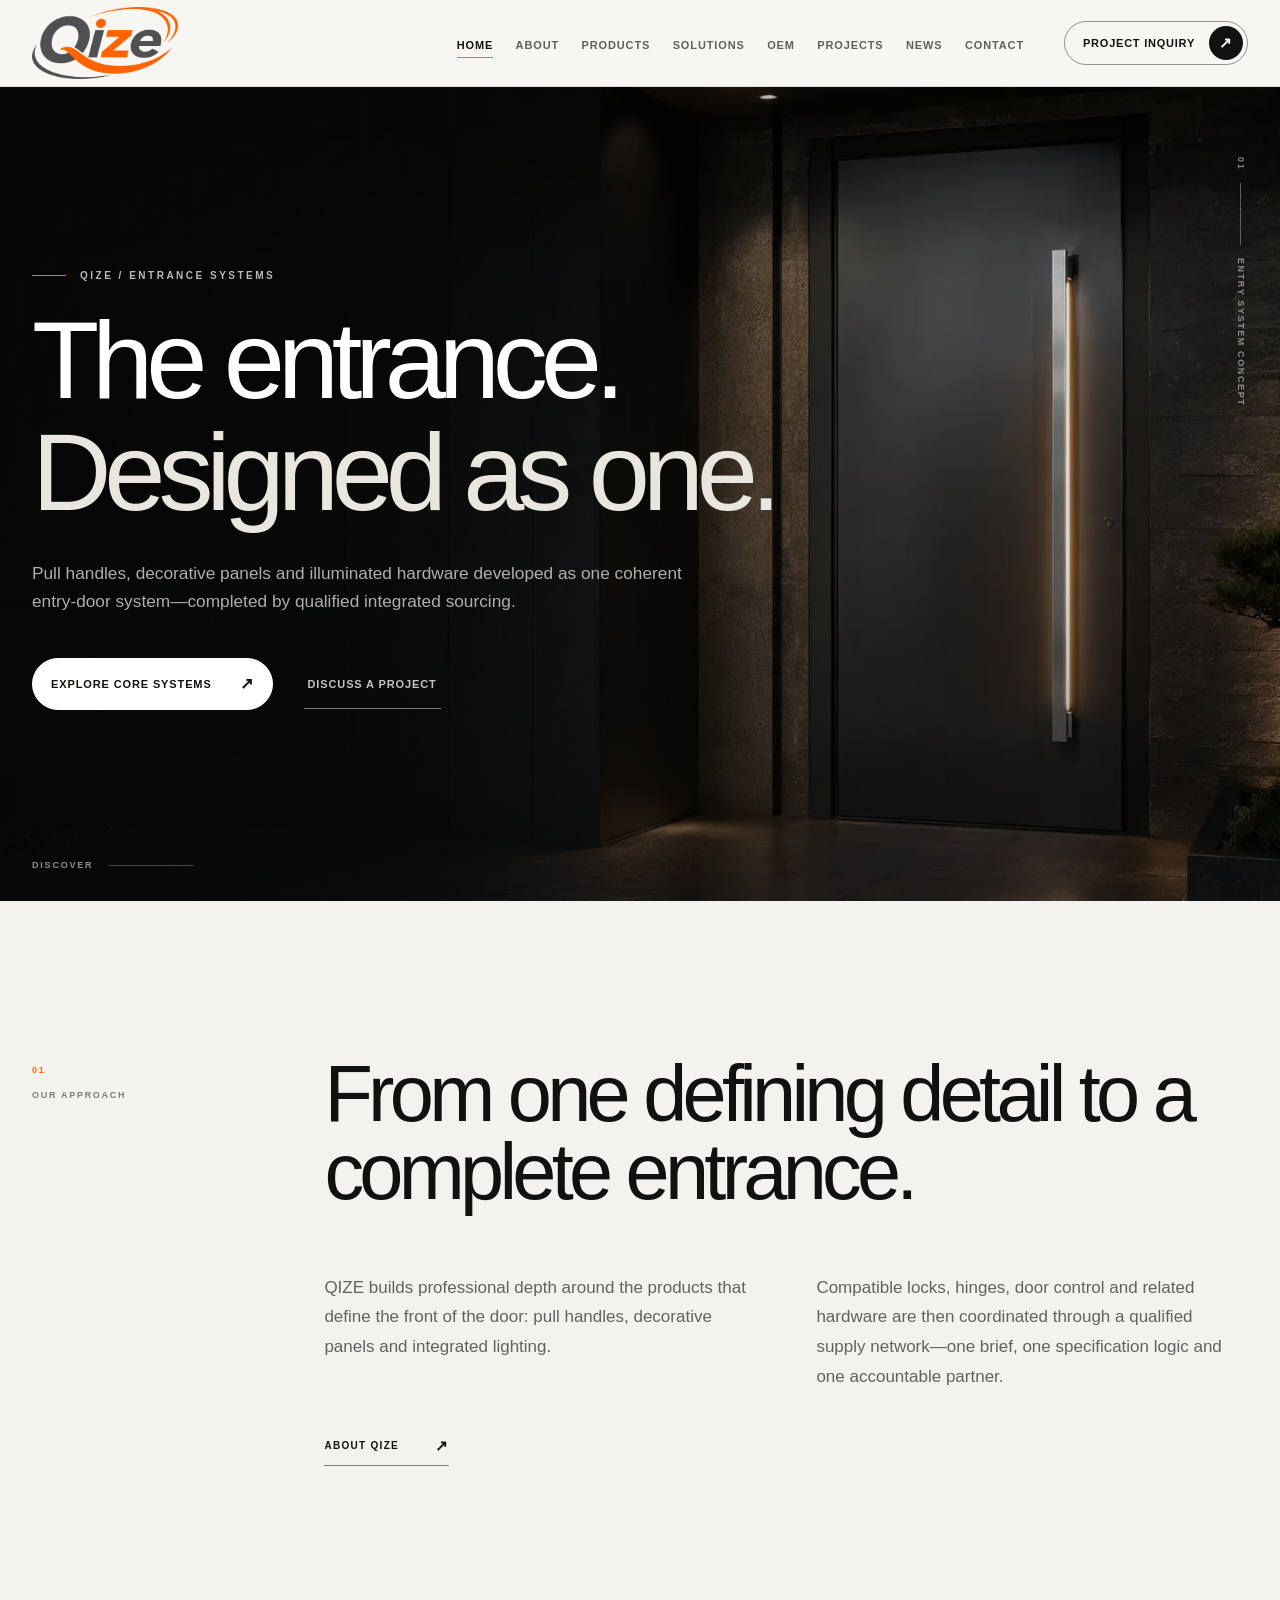
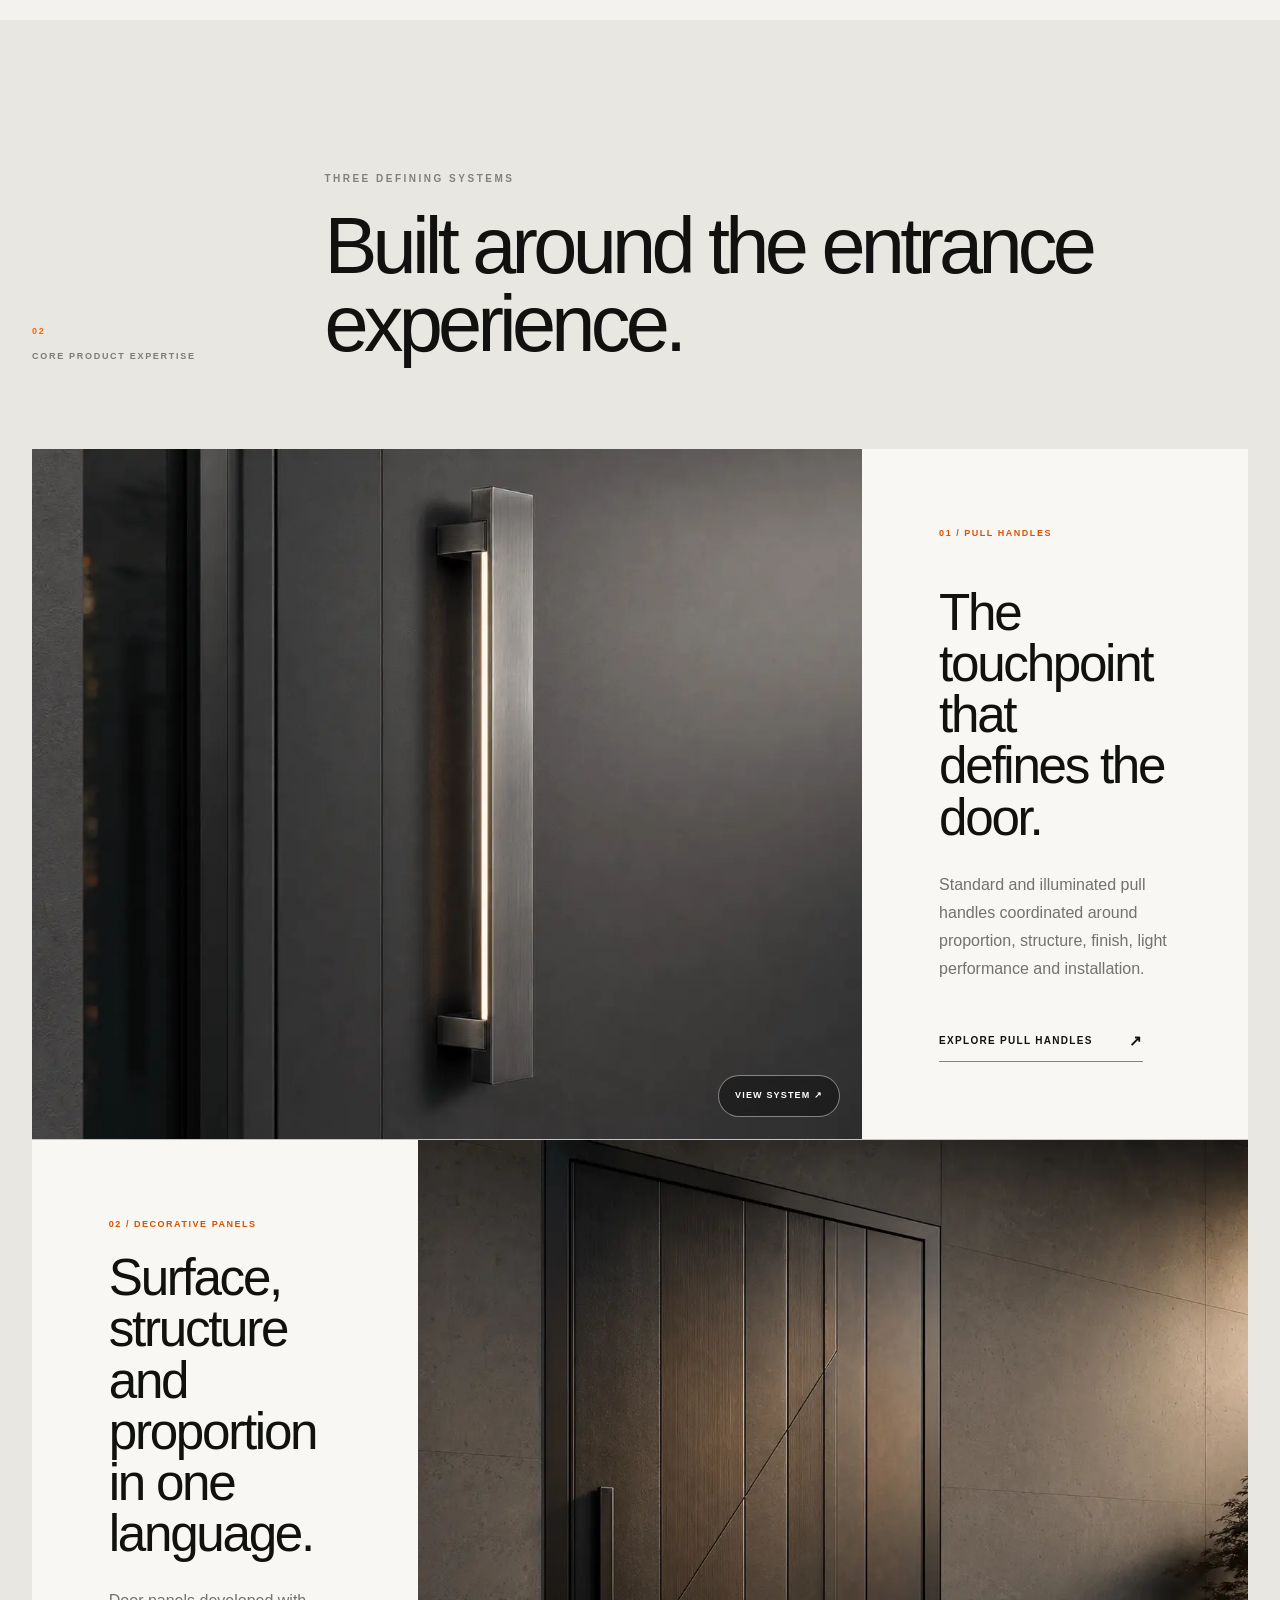
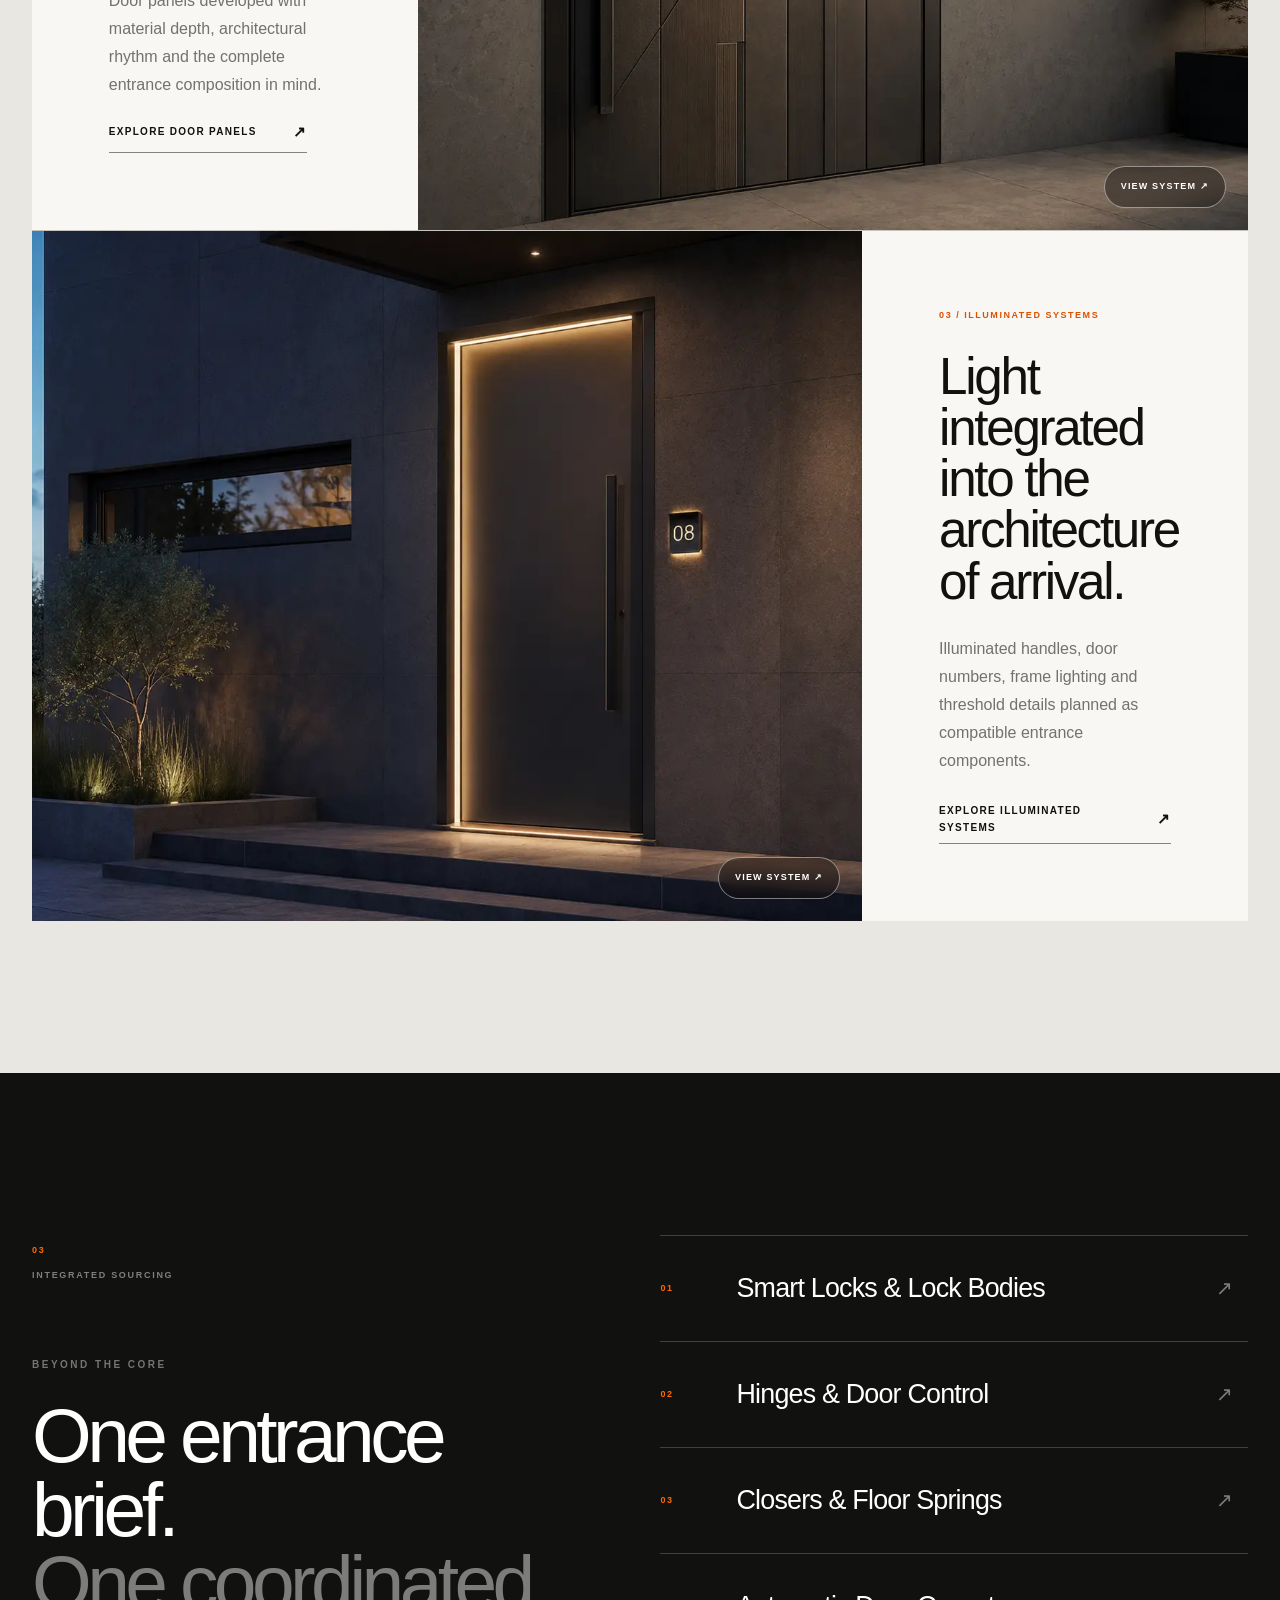
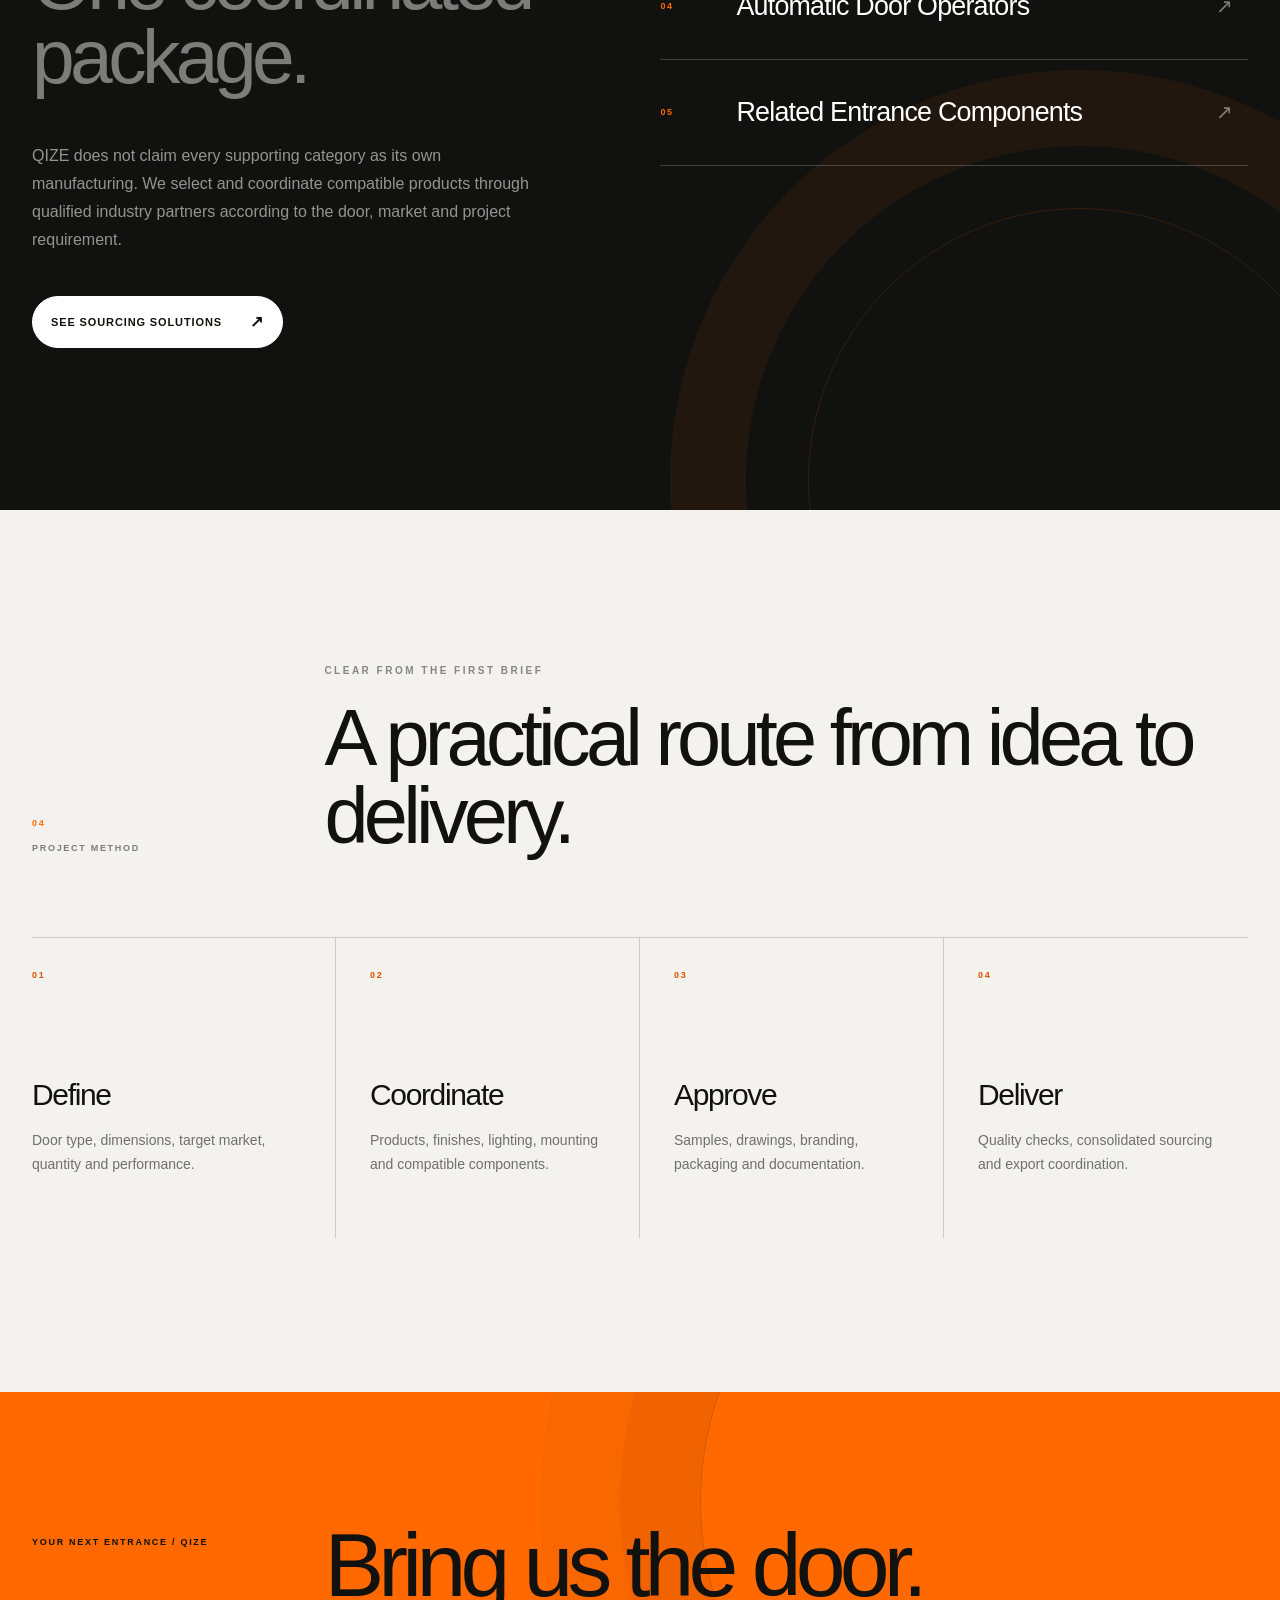
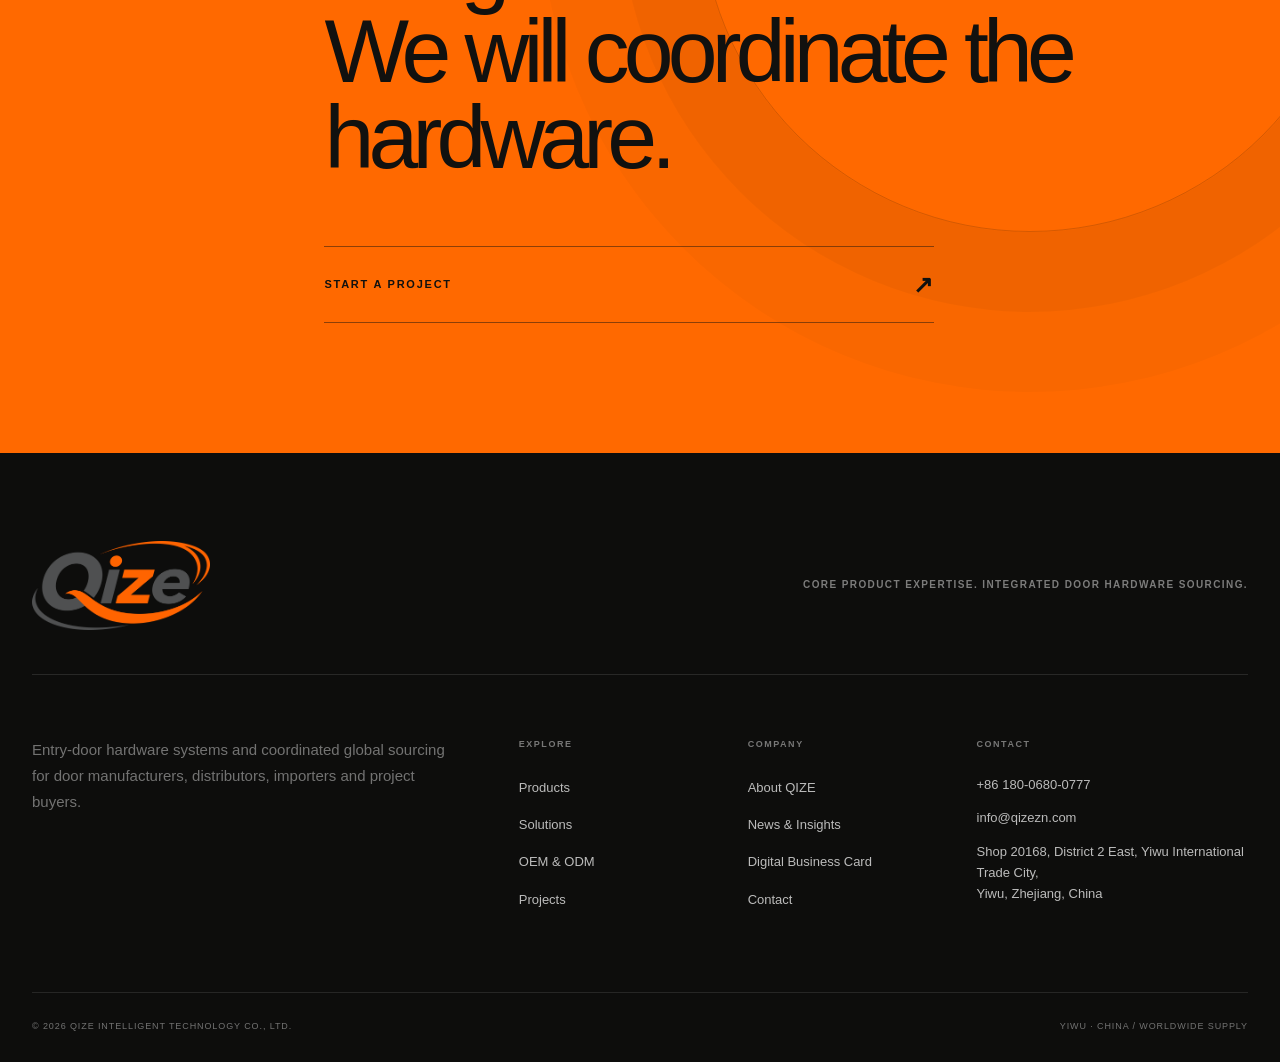
<file: index.html>
<!doctype html>
<html lang="en">
  <head>
    <meta charset="utf-8" />
    <meta name="viewport" content="width=device-width, initial-scale=1" />
    <title>QIZE® | Entry-Door Hardware Systems</title>
    <meta
      name="description"
      content="QIZE develops entry-door pull handles, decorative panels and illuminated door hardware systems, supported by integrated sourcing for compatible hardware."
    />
    <meta name="theme-color" content="#11110f" />
    <meta property="og:title" content="QIZE® | Entry-Door Hardware Systems" />
    <meta
      property="og:description"
      content="Core product expertise. Integrated door hardware sourcing."
    />
    <meta property="og:type" content="website" />
    <meta property="og:url" content="https://www.qizezn.com/" />
    <meta
      property="og:image"
      content="https://huwanduf.github.io/qize-website/assets/images/editorial/qize-hero-entry.webp"
    />
    <link rel="canonical" href="https://www.qizezn.com/" />
    <link rel="icon" href="assets/images/qize-logo.png" />
    <link
      rel="preload"
      href="assets/images/editorial/qize-hero-entry.webp"
      as="image"
      type="image/webp"
      fetchpriority="high"
    />
    <link rel="stylesheet" href="assets/css/styles.css?v=20260731-editorial-2" />
  </head>
  <body class="home-page">
    <a class="skip-link" href="#main">Skip to content</a>

    <header class="site-header">
      <div class="container header-inner">
        <a class="brand" href="./" aria-label="QIZE home">
          <img src="assets/images/qize-logo.png" alt="QIZE" />
        </a>
        <nav class="desktop-nav" aria-label="Primary navigation">
          <a class="nav-link" href="./">Home</a>
          <a class="nav-link" href="about/">About</a>
          <a class="nav-link" href="products/">Products</a>
          <a class="nav-link" href="solutions/">Solutions</a>
          <a class="nav-link" href="oem/">OEM</a>
          <a class="nav-link" href="projects/">Projects</a>
          <a class="nav-link" href="news/">News</a>
          <a class="nav-link" href="contact/">Contact</a>
        </nav>
        <a class="header-contact" href="contact/">
          <span>Project inquiry</span>
          <span class="header-contact-arrow" aria-hidden="true">↗</span>
        </a>
        <button
          class="menu-toggle"
          type="button"
          aria-label="Open navigation"
          aria-expanded="false"
          data-menu-toggle
        >
          <span></span><span></span><span></span>
        </button>
      </div>
    </header>

    <main id="main">
      <section class="editorial-hero" aria-labelledby="hero-title">
        <img
          class="editorial-hero-media"
          src="assets/images/editorial/qize-hero-entry.webp"
          alt="QIZE illuminated entrance system concept"
          width="1672"
          height="941"
          fetchpriority="high"
        />
        <div class="editorial-hero-shade" aria-hidden="true"></div>
        <div class="container editorial-hero-inner">
          <div class="editorial-hero-copy reveal">
            <p class="editorial-kicker">QIZE / Entrance Systems</p>
            <h1 id="hero-title">
              The entrance.
              <span>Designed as one.</span>
            </h1>
            <p class="editorial-lead">
              Pull handles, decorative panels and illuminated hardware developed as
              one coherent entry-door system—completed by qualified integrated
              sourcing.
            </p>
            <div class="editorial-actions">
              <a class="editorial-link editorial-link-light" href="products/">
                Explore core systems <span aria-hidden="true">↗</span>
              </a>
              <a class="editorial-link editorial-link-quiet" href="contact/">
                Discuss a project
              </a>
            </div>
          </div>

          <div class="hero-index reveal" aria-hidden="true">
            <span>01</span>
            <span class="hero-index-line"></span>
            <span>Entry system concept</span>
          </div>

          <a class="scroll-cue" href="#approach" aria-label="Continue to QIZE approach">
            <span>Discover</span>
            <span class="scroll-cue-line" aria-hidden="true"></span>
          </a>
        </div>
      </section>

      <section class="home-intro" id="approach">
        <div class="container home-intro-grid">
          <div class="section-marker reveal">
            <span>01</span>
            <span>Our approach</span>
          </div>
          <div class="home-intro-copy reveal">
            <h2>From one defining detail to a complete entrance.</h2>
            <div class="home-intro-body">
              <p>
                QIZE builds professional depth around the products that define the
                front of the door: pull handles, decorative panels and integrated
                lighting.
              </p>
              <p>
                Compatible locks, hinges, door control and related hardware are then
                coordinated through a qualified supply network—one brief, one
                specification logic and one accountable partner.
              </p>
            </div>
            <a class="text-link" href="about/">
              About QIZE <span aria-hidden="true">↗</span>
            </a>
          </div>
        </div>
      </section>

      <section class="core-systems" aria-labelledby="core-systems-title">
        <div class="container core-systems-heading">
          <div class="section-marker section-marker-dark reveal">
            <span>02</span>
            <span>Core product expertise</span>
          </div>
          <div class="reveal">
            <p class="editorial-overline">Three defining systems</p>
            <h2 id="core-systems-title">Built around the entrance experience.</h2>
          </div>
        </div>

        <div class="container system-stories">
          <article class="system-story reveal" id="handles">
            <a class="system-story-media" href="products/#handles">
              <img
                src="assets/images/editorial/qize-illuminated-handle.webp"
                alt="Illuminated entry-door pull handle concept"
                width="1280"
                height="960"
                loading="lazy"
              />
              <span class="image-action" aria-hidden="true">View system ↗</span>
            </a>
            <div class="system-story-copy">
              <span class="system-story-number">01 / Pull handles</span>
              <h3>The touchpoint that defines the door.</h3>
              <p>
                Standard and illuminated pull handles coordinated around proportion,
                structure, finish, light performance and installation.
              </p>
              <a class="text-link" href="products/#handles">
                Explore pull handles <span aria-hidden="true">↗</span>
              </a>
            </div>
          </article>

          <article class="system-story system-story-reverse reveal" id="panels">
            <a class="system-story-media" href="products/#panels">
              <img
                src="assets/images/editorial/qize-door-panel.webp"
                alt="Architectural decorative entry-door panel concept"
                width="1280"
                height="960"
                loading="lazy"
              />
              <span class="image-action" aria-hidden="true">View system ↗</span>
            </a>
            <div class="system-story-copy">
              <span class="system-story-number">02 / Decorative panels</span>
              <h3>Surface, structure and proportion in one language.</h3>
              <p>
                Door panels developed with material depth, architectural rhythm and
                the complete entrance composition in mind.
              </p>
              <a class="text-link" href="products/#panels">
                Explore door panels <span aria-hidden="true">↗</span>
              </a>
            </div>
          </article>

          <article class="system-story reveal" id="lighting">
            <a class="system-story-media" href="products/#illuminated">
              <img
                src="assets/images/editorial/qize-entrance-lighting.webp"
                alt="Coordinated illuminated door frame and number concept"
                width="1280"
                height="960"
                loading="lazy"
              />
              <span class="image-action" aria-hidden="true">View system ↗</span>
            </a>
            <div class="system-story-copy">
              <span class="system-story-number">03 / Illuminated systems</span>
              <h3>Light integrated into the architecture of arrival.</h3>
              <p>
                Illuminated handles, door numbers, frame lighting and threshold
                details planned as compatible entrance components.
              </p>
              <a class="text-link" href="products/#illuminated">
                Explore illuminated systems <span aria-hidden="true">↗</span>
              </a>
            </div>
          </article>
        </div>
      </section>

      <section class="sourcing-section" aria-labelledby="sourcing-title">
        <div class="container sourcing-layout">
          <div class="sourcing-intro reveal">
            <div class="section-marker section-marker-on-dark">
              <span>03</span>
              <span>Integrated sourcing</span>
            </div>
            <p class="editorial-overline">Beyond the core</p>
            <h2 id="sourcing-title">
              One entrance brief.
              <span>One coordinated package.</span>
            </h2>
            <p>
              QIZE does not claim every supporting category as its own manufacturing.
              We select and coordinate compatible products through qualified industry
              partners according to the door, market and project requirement.
            </p>
            <a class="editorial-link editorial-link-light" href="solutions/">
              See sourcing solutions <span aria-hidden="true">↗</span>
            </a>
          </div>

          <div class="sourcing-list reveal" aria-label="Integrated sourcing categories">
            <a href="products/#locks">
              <span>01</span><strong>Smart Locks &amp; Lock Bodies</strong><i>↗</i>
            </a>
            <a href="products/#control">
              <span>02</span><strong>Hinges &amp; Door Control</strong><i>↗</i>
            </a>
            <a href="products/#control">
              <span>03</span><strong>Closers &amp; Floor Springs</strong><i>↗</i>
            </a>
            <a href="products/#operators">
              <span>04</span><strong>Automatic Door Operators</strong><i>↗</i>
            </a>
            <a href="solutions/">
              <span>05</span><strong>Related Entrance Components</strong><i>↗</i>
            </a>
          </div>
        </div>
        <div class="sourcing-orbit" aria-hidden="true"></div>
      </section>

      <section class="workflow-section" aria-labelledby="workflow-title">
        <div class="container workflow-heading">
          <div class="section-marker reveal">
            <span>04</span>
            <span>Project method</span>
          </div>
          <div class="reveal">
            <p class="editorial-overline">Clear from the first brief</p>
            <h2 id="workflow-title">A practical route from idea to delivery.</h2>
          </div>
        </div>
        <div class="container workflow-list reveal">
          <article>
            <span>01</span>
            <h3>Define</h3>
            <p>Door type, dimensions, target market, quantity and performance.</p>
          </article>
          <article>
            <span>02</span>
            <h3>Coordinate</h3>
            <p>Products, finishes, lighting, mounting and compatible components.</p>
          </article>
          <article>
            <span>03</span>
            <h3>Approve</h3>
            <p>Samples, drawings, branding, packaging and documentation.</p>
          </article>
          <article>
            <span>04</span>
            <h3>Deliver</h3>
            <p>Quality checks, consolidated sourcing and export coordination.</p>
          </article>
        </div>
      </section>

      <section class="project-cta">
        <div class="container project-cta-grid">
          <p class="project-cta-label reveal">Your next entrance / QIZE</p>
          <div class="reveal">
            <h2>Bring us the door.<br />We will coordinate the hardware.</h2>
            <a class="project-cta-link" href="contact/">
              Start a project
              <span aria-hidden="true">↗</span>
            </a>
          </div>
        </div>
      </section>
    </main>

    <footer class="site-footer">
      <div class="container">
        <div class="footer-topline">
          <a class="footer-logo" href="./" aria-label="QIZE home">
            <img src="assets/images/qize-logo.png" alt="QIZE" />
          </a>
          <p>Core Product Expertise. Integrated Door Hardware Sourcing.</p>
        </div>
        <div class="footer-grid">
          <div class="footer-statement">
            <p>
              Entry-door hardware systems and coordinated global sourcing for door
              manufacturers, distributors, importers and project buyers.
            </p>
          </div>
          <div>
            <div class="footer-title">Explore</div>
            <ul class="footer-links">
              <li><a href="products/">Products</a></li>
              <li><a href="solutions/">Solutions</a></li>
              <li><a href="oem/">OEM &amp; ODM</a></li>
              <li><a href="projects/">Projects</a></li>
            </ul>
          </div>
          <div>
            <div class="footer-title">Company</div>
            <ul class="footer-links">
              <li><a href="about/">About QIZE</a></li>
              <li><a href="news/">News &amp; Insights</a></li>
              <li><a href="card/">Digital Business Card</a></li>
              <li><a href="contact/">Contact</a></li>
            </ul>
          </div>
          <div>
            <div class="footer-title">Contact</div>
            <div class="footer-contact">
              <a href="tel:+8618006800777">+86 180-0680-0777</a>
              <a href="mailto:info@qizezn.com">info@qizezn.com</a>
              <address>
                Shop 20168, District 2 East, Yiwu International Trade City,<br />
                Yiwu, Zhejiang, China
              </address>
            </div>
          </div>
        </div>
        <div class="footer-bottom">
          <span>© <span data-year>2026</span> QIZE Intelligent Technology Co., Ltd.</span>
          <span>Yiwu · China / Worldwide supply</span>
        </div>
      </div>
    </footer>

    <script src="assets/js/site.js?v=20260731-editorial-2" defer></script>
  </body>
</html>
</file>
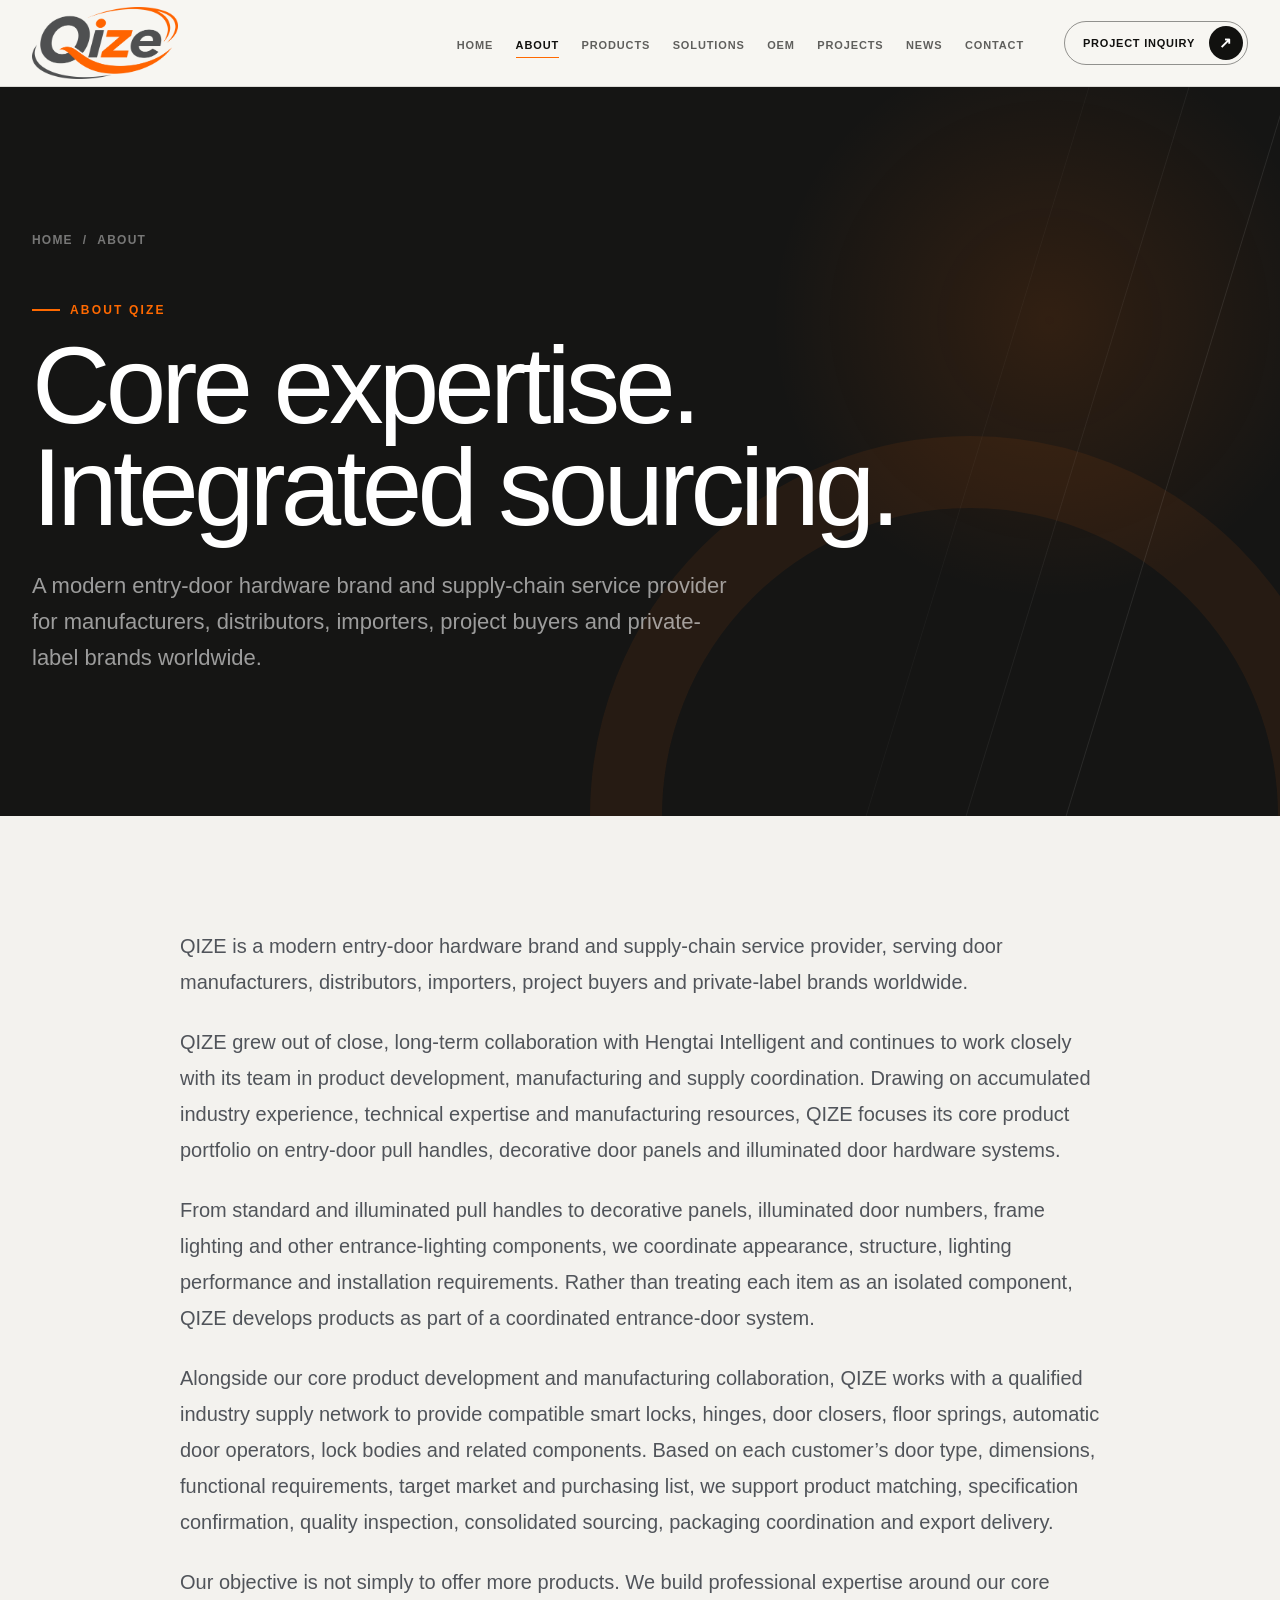
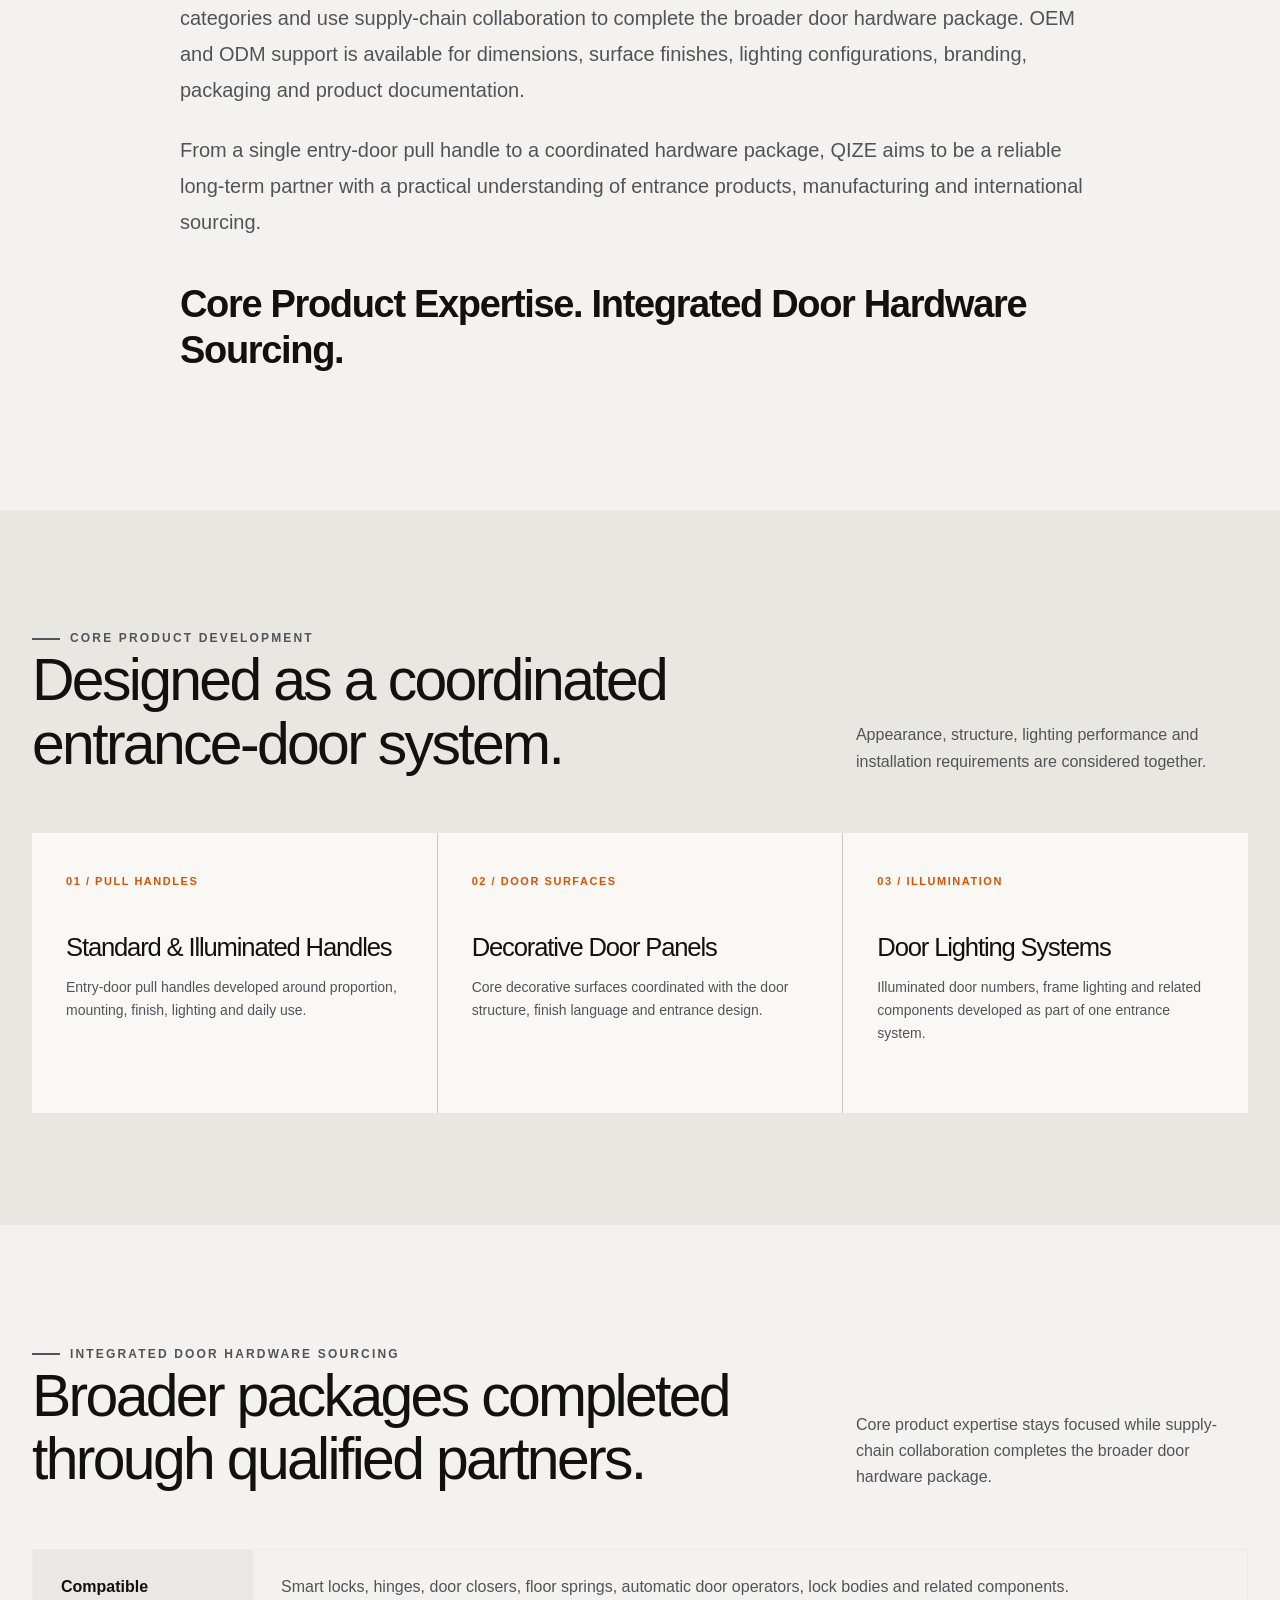
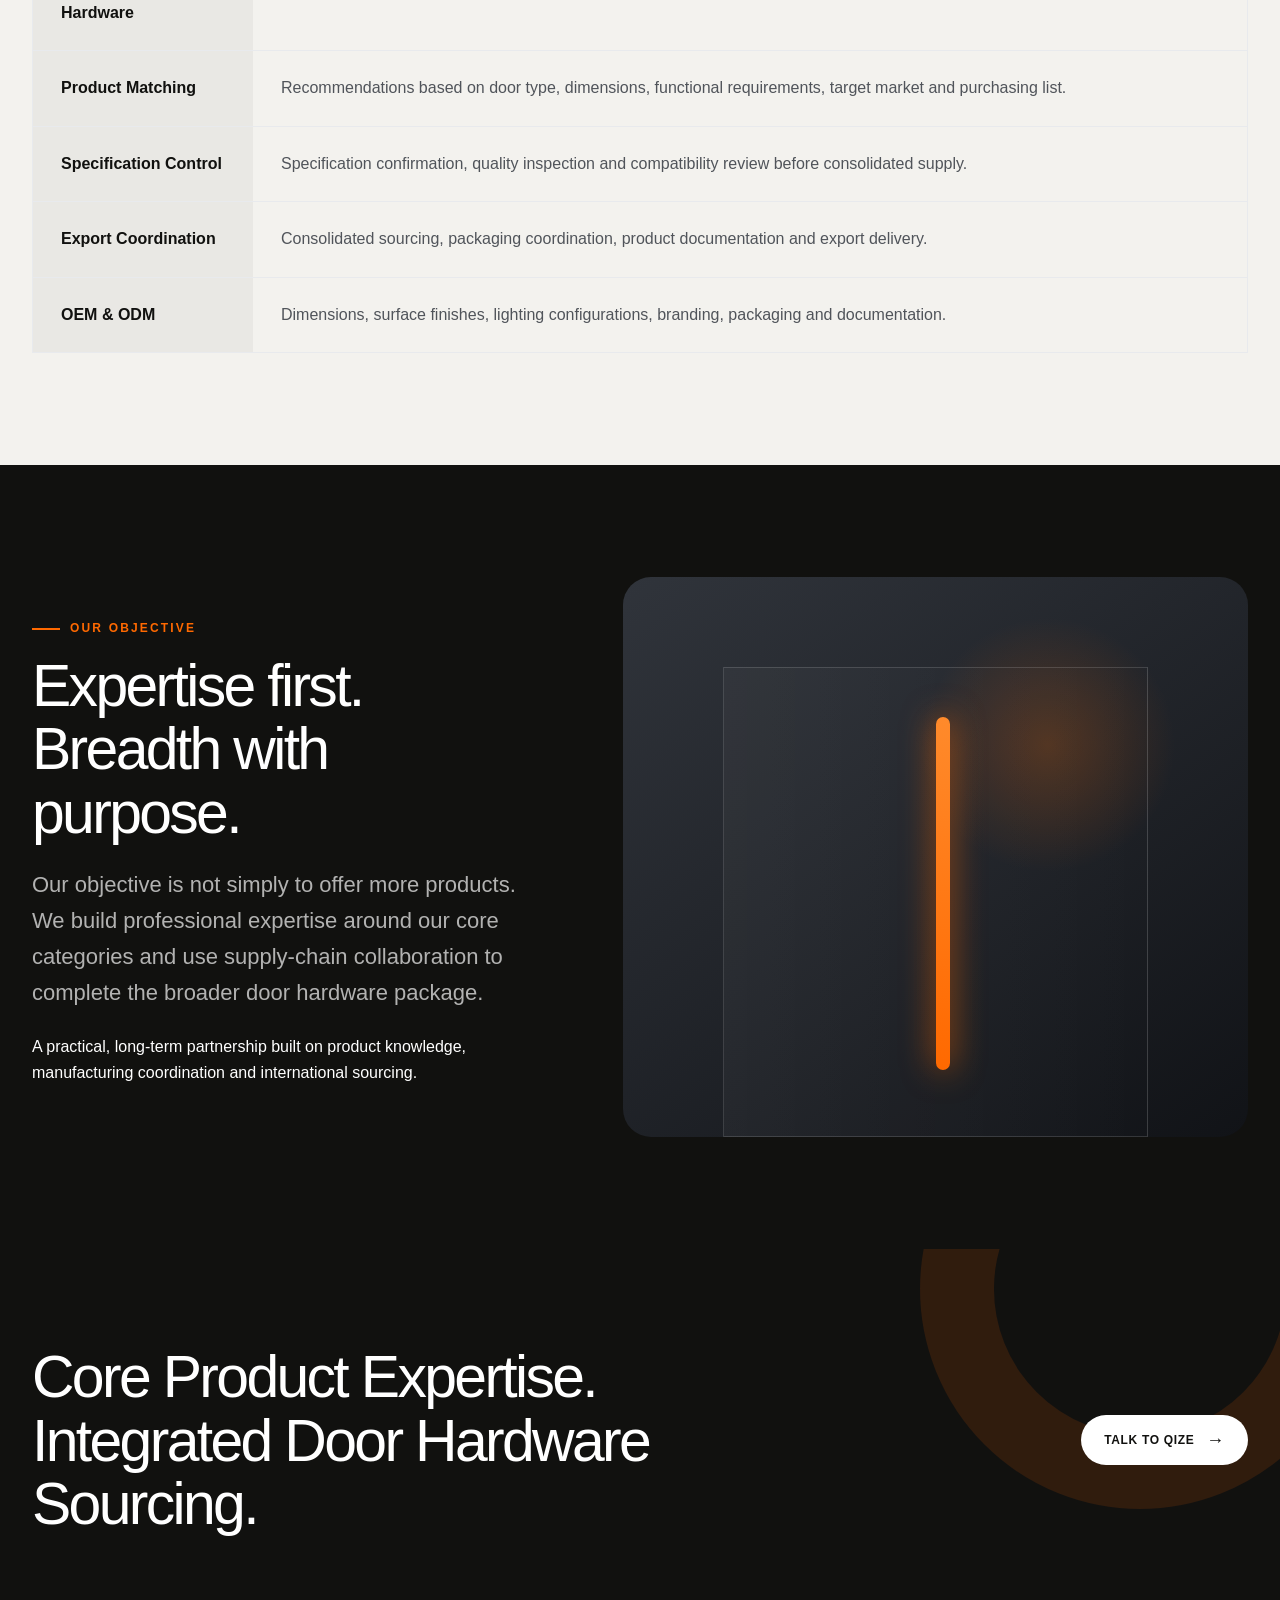
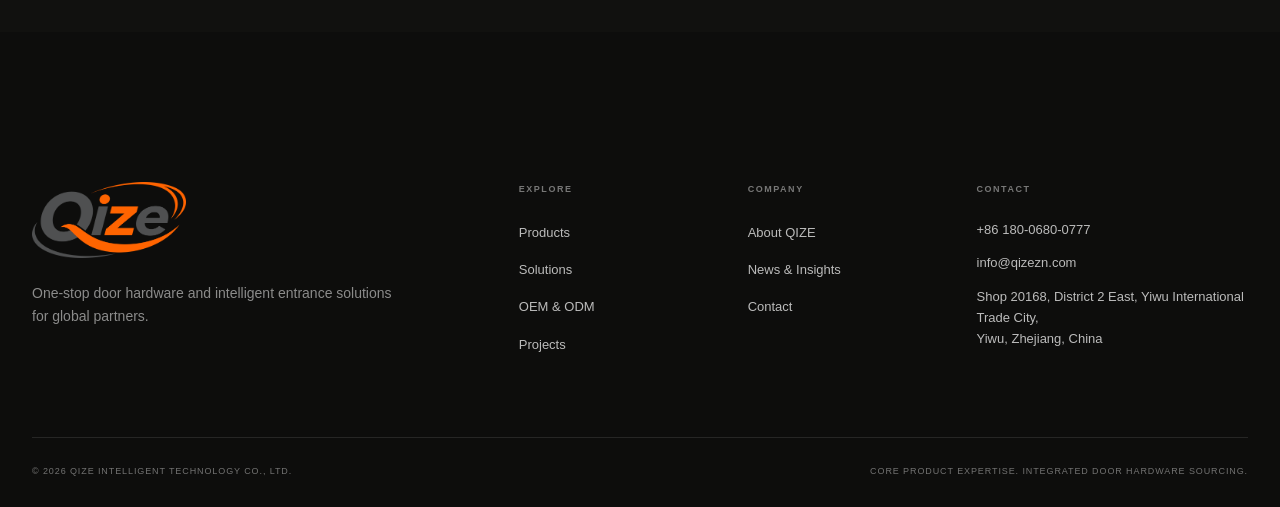
<file: about/index.html>
<!doctype html>
<html lang="en">
  <head>
    <meta charset="utf-8" />
    <meta name="viewport" content="width=device-width, initial-scale=1" />
    <title>About QIZE | Global Door Hardware Supplier</title>
    <meta
      name="description"
      content="QIZE is a modern entry-door hardware brand and supply-chain service provider focused on pull handles, decorative door panels, illuminated systems and integrated sourcing."
    />
    <meta name="theme-color" content="#17191d" />
    <link rel="canonical" href="https://www.qizezn.com/about/" />
    <link rel="icon" href="../assets/images/qize-logo.png" />
    <link rel="stylesheet" href="../assets/css/styles.css?v=20260731-editorial-3" />
  </head>
  <body>
    <a class="skip-link" href="#main">Skip to content</a>
    <div class="topbar">
      <div class="container">
        <span>One-Stop Procurement · Worldwide Supply</span>
        <span><a href="mailto:info@qizezn.com">info@qizezn.com</a></span>
      </div>
    </div>
    <header class="site-header">
      <div class="container header-inner">
        <a class="brand" href="../" aria-label="QIZE home">
          <img src="../assets/images/qize-logo.png" alt="QIZE" />
        </a>
        <nav class="desktop-nav" aria-label="Primary navigation">
          <a class="nav-link" href="../">Home</a>
          <a class="nav-link" href="../about/">About</a>
          <a class="nav-link" href="../products/">Products</a>
          <a class="nav-link" href="../solutions/">Solutions</a>
          <a class="nav-link" href="../oem/">OEM</a>
          <a class="nav-link" href="../projects/">Projects</a>
          <a class="nav-link" href="../news/">News</a>
          <a class="nav-link" href="../contact/">Contact</a>
        </nav>
        <a class="header-contact" href="../contact/">
          <span>Project inquiry</span>
          <span class="header-contact-arrow" aria-hidden="true">↗</span>
        </a>
        <button class="menu-toggle" type="button" aria-label="Open navigation" aria-expanded="false" data-menu-toggle>
          <span></span><span></span><span></span>
        </button>
      </div>
    </header>

    <main id="main">
      <section class="page-hero">
        <div class="container reveal">
          <div class="breadcrumb"><a href="../">Home</a><span>About</span></div>
          <p class="eyebrow">About QIZE</p>
          <h1>Core expertise. Integrated sourcing.</h1>
          <p class="lead">
            A modern entry-door hardware brand and supply-chain service provider
            for manufacturers, distributors, importers, project buyers and
            private-label brands worldwide.
          </p>
        </div>
      </section>

      <section class="section">
        <div class="container narrative reveal">
          <p>
            QIZE is a modern entry-door hardware brand and supply-chain service
            provider, serving door manufacturers, distributors, importers,
            project buyers and private-label brands worldwide.
          </p>
          <p>
            QIZE grew out of close, long-term collaboration with Hengtai
            Intelligent and continues to work closely with its team in product
            development, manufacturing and supply coordination. Drawing on
            accumulated industry experience, technical expertise and manufacturing
            resources, QIZE focuses its core product portfolio on entry-door pull
            handles, decorative door panels and illuminated door hardware systems.
          </p>
          <p>
            From standard and illuminated pull handles to decorative panels,
            illuminated door numbers, frame lighting and other entrance-lighting
            components, we coordinate appearance, structure, lighting performance
            and installation requirements. Rather than treating each item as an
            isolated component, QIZE develops products as part of a coordinated
            entrance-door system.
          </p>
          <p>
            Alongside our core product development and manufacturing collaboration,
            QIZE works with a qualified industry supply network to provide
            compatible smart locks, hinges, door closers, floor springs, automatic
            door operators, lock bodies and related components. Based on each
            customer’s door type, dimensions, functional requirements, target
            market and purchasing list, we support product matching, specification
            confirmation, quality inspection, consolidated sourcing, packaging
            coordination and export delivery.
          </p>
          <p>
            Our objective is not simply to offer more products. We build
            professional expertise around our core categories and use supply-chain
            collaboration to complete the broader door hardware package. OEM and
            ODM support is available for dimensions, surface finishes, lighting
            configurations, branding, packaging and product documentation.
          </p>
          <p>
            From a single entry-door pull handle to a coordinated hardware package,
            QIZE aims to be a reliable long-term partner with a practical
            understanding of entrance products, manufacturing and international
            sourcing.
          </p>
          <p class="closing-line">
            Core Product Expertise. Integrated Door Hardware Sourcing.
          </p>
        </div>
      </section>

      <section class="section section-muted">
        <div class="container">
          <div class="section-heading reveal">
            <div>
              <p class="eyebrow">Core Product Development</p>
              <h2>Designed as a coordinated entrance-door system.</h2>
            </div>
            <p>Appearance, structure, lighting performance and installation requirements are considered together.</p>
          </div>
          <div class="content-grid">
            <article class="content-card reveal">
              <span class="tag">01 / Pull Handles</span>
              <h3>Standard &amp; Illuminated Handles</h3>
              <p>Entry-door pull handles developed around proportion, mounting, finish, lighting and daily use.</p>
            </article>
            <article class="content-card reveal">
              <span class="tag">02 / Door Surfaces</span>
              <h3>Decorative Door Panels</h3>
              <p>Core decorative surfaces coordinated with the door structure, finish language and entrance design.</p>
            </article>
            <article class="content-card reveal">
              <span class="tag">03 / Illumination</span>
              <h3>Door Lighting Systems</h3>
              <p>Illuminated door numbers, frame lighting and related components developed as part of one entrance system.</p>
            </article>
          </div>
        </div>
      </section>

      <section class="section">
        <div class="container">
          <div class="section-heading reveal">
            <div>
              <p class="eyebrow">Integrated Door Hardware Sourcing</p>
              <h2>Broader packages completed through qualified partners.</h2>
            </div>
            <p>Core product expertise stays focused while supply-chain collaboration completes the broader door hardware package.</p>
          </div>
          <div class="feature-table reveal">
            <div class="feature-row"><strong>Compatible Hardware</strong><span>Smart locks, hinges, door closers, floor springs, automatic door operators, lock bodies and related components.</span></div>
            <div class="feature-row"><strong>Product Matching</strong><span>Recommendations based on door type, dimensions, functional requirements, target market and purchasing list.</span></div>
            <div class="feature-row"><strong>Specification Control</strong><span>Specification confirmation, quality inspection and compatibility review before consolidated supply.</span></div>
            <div class="feature-row"><strong>Export Coordination</strong><span>Consolidated sourcing, packaging coordination, product documentation and export delivery.</span></div>
            <div class="feature-row"><strong>OEM &amp; ODM</strong><span>Dimensions, surface finishes, lighting configurations, branding, packaging and documentation.</span></div>
          </div>
        </div>
      </section>

      <section class="section section-dark">
        <div class="container split">
          <div class="reveal">
            <p class="eyebrow">Our Objective</p>
            <h2>Expertise first. Breadth with purpose.</h2>
            <p class="lead">
              Our objective is not simply to offer more products. We build
              professional expertise around our core categories and use
              supply-chain collaboration to complete the broader door hardware
              package.
            </p>
            <p>
              A practical, long-term partnership built on product knowledge,
              manufacturing coordination and international sourcing.
            </p>
          </div>
          <div class="split-panel reveal" aria-hidden="true"></div>
        </div>
      </section>

      <section class="cta-band">
        <div class="container cta-inner">
          <h2>Core Product Expertise. Integrated Door Hardware Sourcing.</h2>
          <a class="btn btn-light" href="../contact/">Talk to QIZE <span class="arrow">→</span></a>
        </div>
      </section>
    </main>

    <footer class="site-footer">
      <div class="container">
        <div class="footer-grid">
          <div class="footer-brand">
            <img src="../assets/images/qize-logo.png" alt="QIZE" />
            <p>One-stop door hardware and intelligent entrance solutions for global partners.</p>
          </div>
          <div>
            <div class="footer-title">Explore</div>
            <ul class="footer-links"><li><a href="../products/">Products</a></li><li><a href="../solutions/">Solutions</a></li><li><a href="../oem/">OEM &amp; ODM</a></li><li><a href="../projects/">Projects</a></li></ul>
          </div>
          <div>
            <div class="footer-title">Company</div>
            <ul class="footer-links"><li><a href="../about/">About QIZE</a></li><li><a href="../news/">News &amp; Insights</a></li><li><a href="../contact/">Contact</a></li></ul>
          </div>
          <div>
            <div class="footer-title">Contact</div>
            <div class="footer-contact"><a href="tel:+8618006800777">+86 180-0680-0777</a><a href="mailto:info@qizezn.com">info@qizezn.com</a><address>Shop 20168, District 2 East, Yiwu International Trade City,<br />Yiwu, Zhejiang, China</address></div>
          </div>
        </div>
        <div class="footer-bottom"><span>© <span data-year>2026</span> QIZE Intelligent Technology Co., Ltd.</span><span>Core Product Expertise. Integrated Door Hardware Sourcing.</span></div>
      </div>
    </footer>
    <script src="../assets/js/site.js?v=20260731-editorial-3" defer></script>
  </body>
</html>
</file>
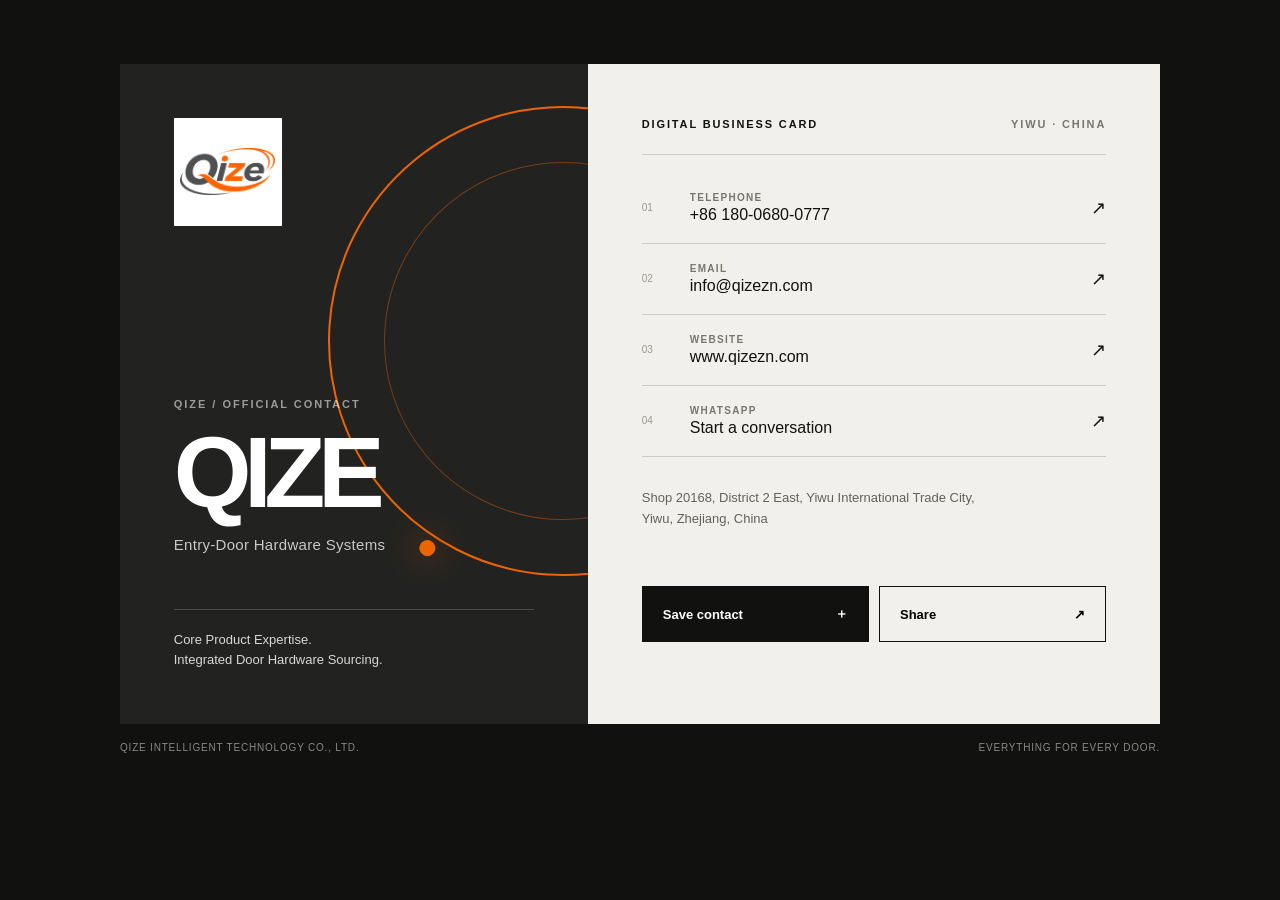
<file: card/index.html>
<!doctype html>
<html lang="en">
<head>
  <meta charset="utf-8"><meta name="viewport" content="width=device-width,initial-scale=1">
  <title>QIZE | Digital Business Card</title>
  <meta name="description" content="Official QIZE digital business card and contact details."><meta name="theme-color" content="#11110f">
  <meta property="og:title" content="QIZE | Digital Business Card"><meta property="og:description" content="Core product expertise. Integrated door hardware sourcing."><meta property="og:type" content="profile"><meta property="og:image" content="../assets/images/qize-logo.png">
  <link rel="icon" href="../assets/images/qize-logo.png"><link rel="stylesheet" href="../assets/css/card.css?v=20260731-1">
</head>
<body>
<main class="card-shell">
  <article class="digital-card" aria-labelledby="card-name">
    <section class="card-identity">
      <a class="card-logo" href="../" aria-label="Visit QIZE website"><img src="../assets/images/qize-logo.png" alt="QIZE" width="1600" height="796"></a>
      <div class="identity-copy"><p class="brand-label">QIZE / Official Contact</p><h1 id="card-name">QIZE</h1><p class="role">Entry-Door Hardware Systems</p></div>
      <p class="brand-statement">Core Product Expertise.<br>Integrated Door Hardware Sourcing.</p>
      <div class="orange-orbit" aria-hidden="true"><span></span></div>
    </section>
    <section class="card-details">
      <div class="details-heading"><p>Digital business card</p><span>Yiwu · China</span></div>
      <div class="contact-list">
        <a class="contact-row" href="tel:+8618006800777"><span class="contact-index">01</span><span><small>Telephone</small>+86 180-0680-0777</span><b>↗</b></a>
        <a class="contact-row" href="mailto:info@qizezn.com"><span class="contact-index">02</span><span><small>Email</small>info@qizezn.com</span><b>↗</b></a>
        <a class="contact-row" href="https://www.qizezn.com/" target="_blank" rel="noreferrer"><span class="contact-index">03</span><span><small>Website</small>www.qizezn.com</span><b>↗</b></a>
        <a class="contact-row" href="https://wa.me/8618006800777" target="_blank" rel="noreferrer"><span class="contact-index">04</span><span><small>WhatsApp</small>Start a conversation</span><b>↗</b></a>
      </div>
      <address>Shop 20168, District 2 East, Yiwu International Trade City,<br>Yiwu, Zhejiang, China</address>
      <div class="card-actions"><a class="save-contact" href="qize.vcf" download>Save contact <span>＋</span></a><button class="share-card" type="button" data-share-card>Share <span>↗</span></button></div>
      <p class="share-status" role="status" aria-live="polite" data-share-status></p>
    </section>
  </article>
  <p class="card-footer"><a href="../">QIZE Intelligent Technology Co., Ltd.</a><span>Everything for Every Door.</span></p>
</main>
<script src="../assets/js/card.js?v=20260731-1"></script>
</body>
</html>
</file>
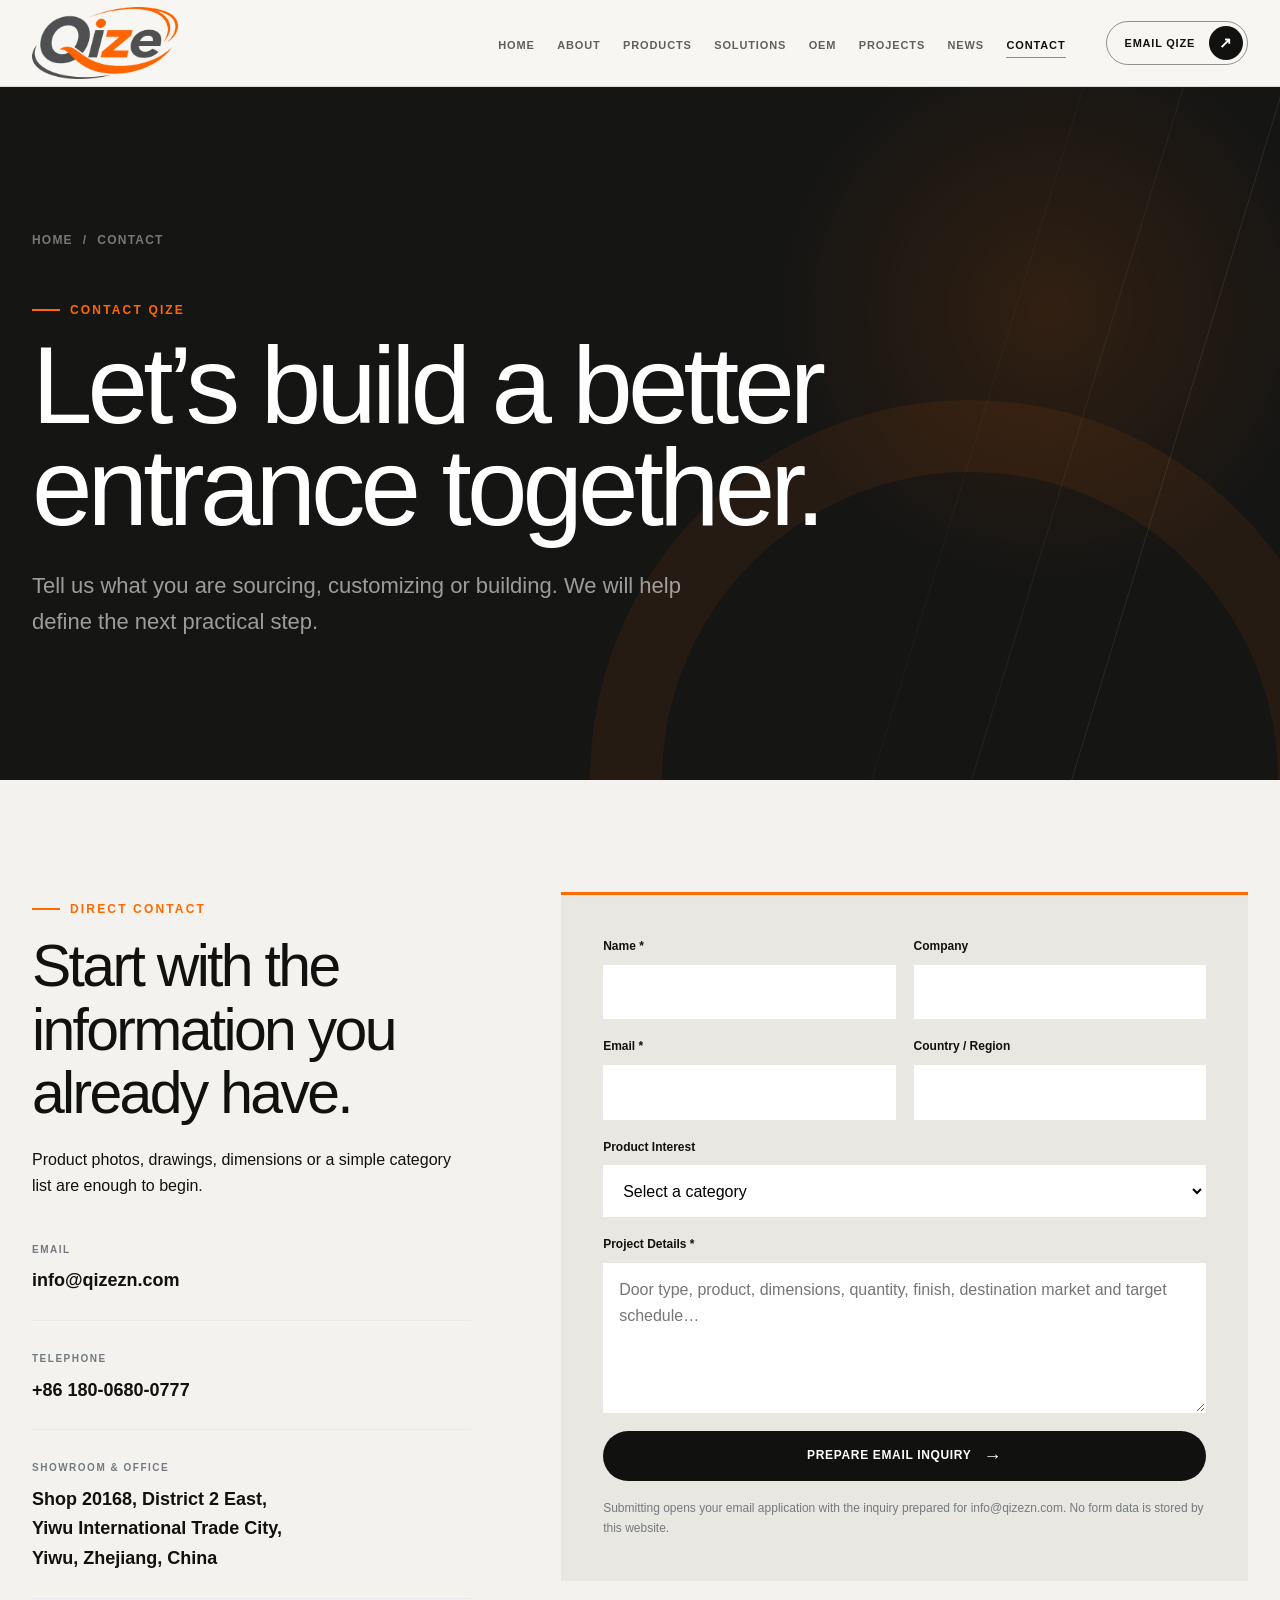
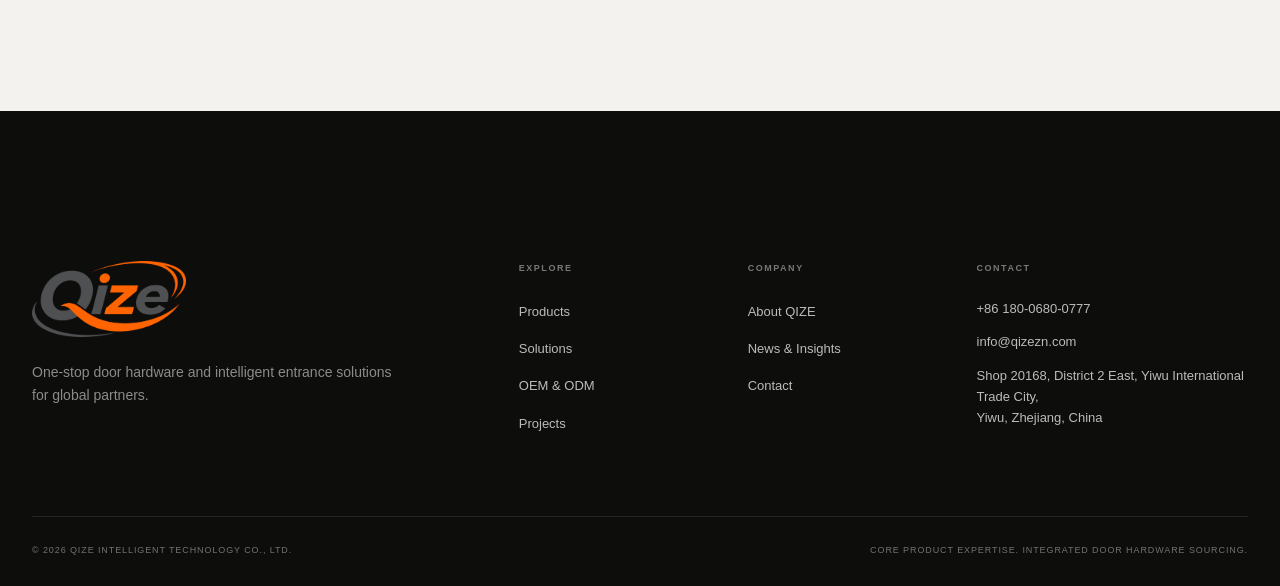
<file: contact/index.html>
<!doctype html>
<html lang="en">
  <head>
    <meta charset="utf-8" />
    <meta name="viewport" content="width=device-width, initial-scale=1" />
    <title>Contact QIZE | Get a Door Hardware Quote</title>
    <meta name="description" content="Contact QIZE for door hardware specifications, pricing, MOQ, OEM, project support and international supply." />
    <meta name="theme-color" content="#17191d" />
    <link rel="canonical" href="https://www.qizezn.com/contact/" />
    <link rel="icon" href="../assets/images/qize-logo.png" />
    <link rel="stylesheet" href="../assets/css/styles.css?v=20260731-editorial-3" />
  </head>
  <body>
    <a class="skip-link" href="#main">Skip to content</a>
    <div class="topbar"><div class="container"><span>One-Stop Procurement · Worldwide Supply</span><span><a href="mailto:info@qizezn.com">info@qizezn.com</a></span></div></div>
    <header class="site-header">
      <div class="container header-inner">
        <a class="brand" href="../" aria-label="QIZE home"><img src="../assets/images/qize-logo.png" alt="QIZE" /></a>
        <nav class="desktop-nav" aria-label="Primary navigation"><a class="nav-link" href="../">Home</a><a class="nav-link" href="../about/">About</a><a class="nav-link" href="../products/">Products</a><a class="nav-link" href="../solutions/">Solutions</a><a class="nav-link" href="../oem/">OEM</a><a class="nav-link" href="../projects/">Projects</a><a class="nav-link" href="../news/">News</a><a class="nav-link" href="../contact/">Contact</a></nav>
        <a class="header-contact" href="mailto:info@qizezn.com"><span>Email QIZE</span><span class="header-contact-arrow" aria-hidden="true">↗</span></a>
        <button class="menu-toggle" type="button" aria-label="Open navigation" aria-expanded="false" data-menu-toggle><span></span><span></span><span></span></button>
      </div>
    </header>

    <main id="main">
      <section class="page-hero">
        <div class="container reveal">
          <div class="breadcrumb"><a href="../">Home</a><span>Contact</span></div>
          <p class="eyebrow">Contact QIZE</p>
          <h1>Let’s build a better entrance together.</h1>
          <p class="lead">Tell us what you are sourcing, customizing or building. We will help define the next practical step.</p>
        </div>
      </section>

      <section class="section">
        <div class="container contact-grid">
          <div class="reveal">
            <p class="eyebrow">Direct Contact</p>
            <h2>Start with the information you already have.</h2>
            <p>Product photos, drawings, dimensions or a simple category list are enough to begin.</p>
            <div class="contact-details">
              <div class="contact-detail"><small>Email</small><a href="mailto:info@qizezn.com">info@qizezn.com</a></div>
              <div class="contact-detail"><small>Telephone</small><a href="tel:+8618006800777">+86 180-0680-0777</a></div>
              <div class="contact-detail"><small>Showroom &amp; Office</small><address>Shop 20168, District 2 East,<br />Yiwu International Trade City,<br />Yiwu, Zhejiang, China</address></div>
            </div>
          </div>

          <form class="inquiry-form reveal" data-inquiry-form>
            <div class="form-grid">
              <div class="form-field"><label for="name">Name *</label><input id="name" name="name" type="text" autocomplete="name" required /></div>
              <div class="form-field"><label for="company">Company</label><input id="company" name="company" type="text" autocomplete="organization" /></div>
              <div class="form-field"><label for="email">Email *</label><input id="email" name="email" type="email" autocomplete="email" required /></div>
              <div class="form-field"><label for="country">Country / Region</label><input id="country" name="country" type="text" autocomplete="country-name" /></div>
              <div class="form-field full">
                <label for="interest">Product Interest</label>
                <select id="interest" name="interest">
                  <option value="">Select a category</option>
                  <option>Illuminated Pull Handles</option>
                  <option>Smart Locks &amp; Automation</option>
                  <option>Door Control Hardware</option>
                  <option>LED Door Systems</option>
                  <option>Door Panels &amp; Profiles</option>
                  <option>OEM / ODM Program</option>
                  <option>Complete Door Hardware Supply</option>
                </select>
              </div>
              <div class="form-field full"><label for="message">Project Details *</label><textarea id="message" name="message" placeholder="Door type, product, dimensions, quantity, finish, destination market and target schedule…" required></textarea></div>
              <div class="form-field full"><button class="btn btn-primary" type="submit">Prepare Email Inquiry <span class="arrow">→</span></button></div>
            </div>
            <p class="form-note">Submitting opens your email application with the inquiry prepared for info@qizezn.com. No form data is stored by this website.</p>
          </form>
        </div>
      </section>
    </main>

    <footer class="site-footer"><div class="container"><div class="footer-grid">
      <div class="footer-brand"><img src="../assets/images/qize-logo.png" alt="QIZE" /><p>One-stop door hardware and intelligent entrance solutions for global partners.</p></div>
      <div><div class="footer-title">Explore</div><ul class="footer-links"><li><a href="../products/">Products</a></li><li><a href="../solutions/">Solutions</a></li><li><a href="../oem/">OEM &amp; ODM</a></li><li><a href="../projects/">Projects</a></li></ul></div>
      <div><div class="footer-title">Company</div><ul class="footer-links"><li><a href="../about/">About QIZE</a></li><li><a href="../news/">News &amp; Insights</a></li><li><a href="../contact/">Contact</a></li></ul></div>
      <div><div class="footer-title">Contact</div><div class="footer-contact"><a href="tel:+8618006800777">+86 180-0680-0777</a><a href="mailto:info@qizezn.com">info@qizezn.com</a><address>Shop 20168, District 2 East, Yiwu International Trade City,<br />Yiwu, Zhejiang, China</address></div></div>
    </div><div class="footer-bottom"><span>© <span data-year>2026</span> QIZE Intelligent Technology Co., Ltd.</span><span>Core Product Expertise. Integrated Door Hardware Sourcing.</span></div></div></footer>
    <script src="../assets/js/site.js?v=20260731-editorial-3" defer></script>
  </body>
</html>
</file>
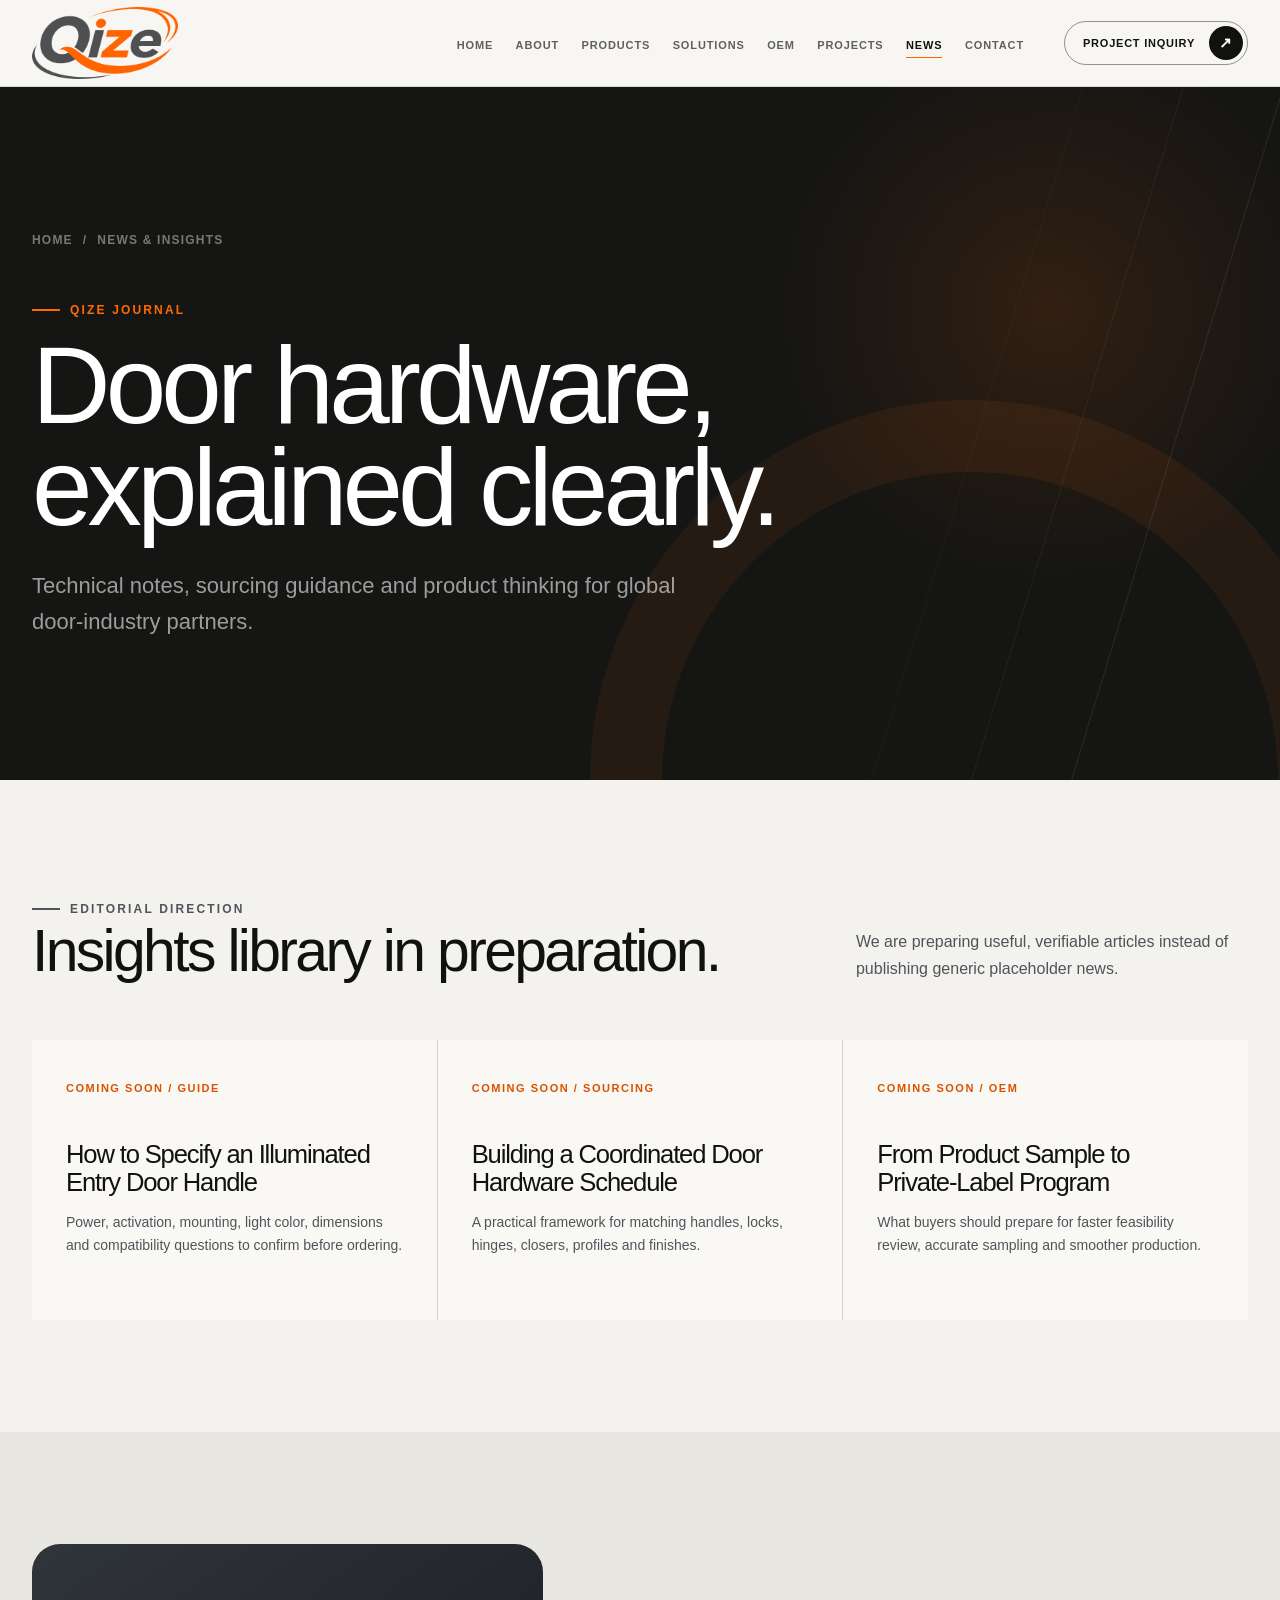
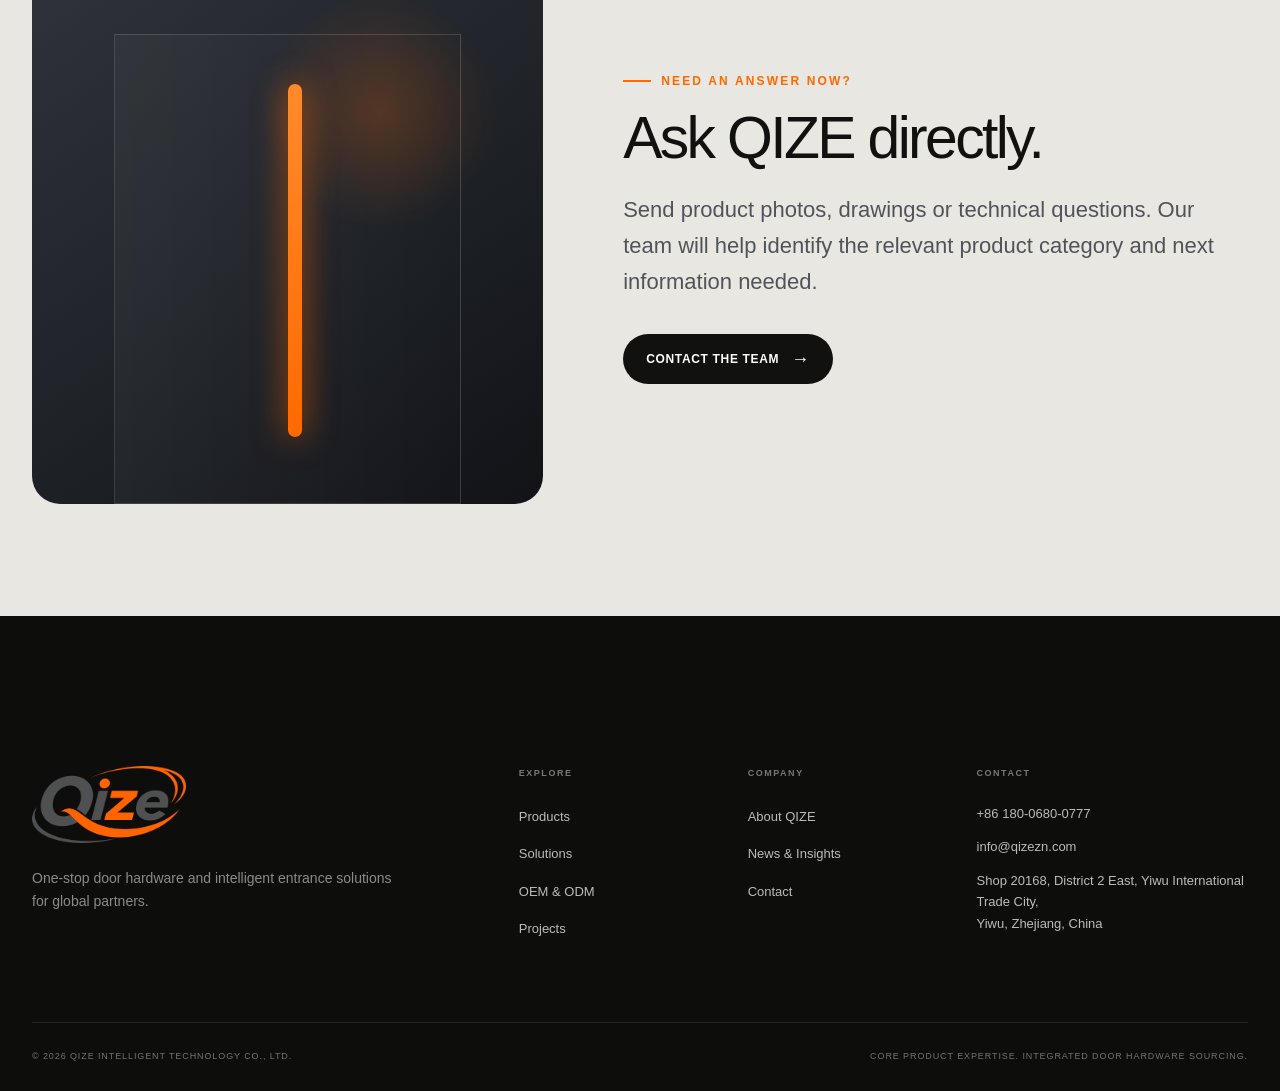
<file: news/index.html>
<!doctype html>
<html lang="en">
  <head>
    <meta charset="utf-8" />
    <meta name="viewport" content="width=device-width, initial-scale=1" />
    <title>News &amp; Insights | QIZE Door Hardware</title>
    <meta name="description" content="QIZE door hardware insights covering illuminated entrances, smart access, architectural hardware, sourcing and product development." />
    <meta name="theme-color" content="#17191d" />
    <link rel="canonical" href="https://www.qizezn.com/news/" />
    <link rel="icon" href="../assets/images/qize-logo.png" />
    <link rel="stylesheet" href="../assets/css/styles.css?v=20260731-editorial-3" />
  </head>
  <body>
    <a class="skip-link" href="#main">Skip to content</a>
    <div class="topbar"><div class="container"><span>One-Stop Procurement · Worldwide Supply</span><span><a href="mailto:info@qizezn.com">info@qizezn.com</a></span></div></div>
    <header class="site-header">
      <div class="container header-inner">
        <a class="brand" href="../" aria-label="QIZE home"><img src="../assets/images/qize-logo.png" alt="QIZE" /></a>
        <nav class="desktop-nav" aria-label="Primary navigation"><a class="nav-link" href="../">Home</a><a class="nav-link" href="../about/">About</a><a class="nav-link" href="../products/">Products</a><a class="nav-link" href="../solutions/">Solutions</a><a class="nav-link" href="../oem/">OEM</a><a class="nav-link" href="../projects/">Projects</a><a class="nav-link" href="../news/">News</a><a class="nav-link" href="../contact/">Contact</a></nav>
        <a class="header-contact" href="../contact/"><span>Project inquiry</span><span class="header-contact-arrow" aria-hidden="true">↗</span></a>
        <button class="menu-toggle" type="button" aria-label="Open navigation" aria-expanded="false" data-menu-toggle><span></span><span></span><span></span></button>
      </div>
    </header>

    <main id="main">
      <section class="page-hero">
        <div class="container reveal">
          <div class="breadcrumb"><a href="../">Home</a><span>News &amp; Insights</span></div>
          <p class="eyebrow">QIZE Journal</p>
          <h1>Door hardware, explained clearly.</h1>
          <p class="lead">Technical notes, sourcing guidance and product thinking for global door-industry partners.</p>
        </div>
      </section>

      <section class="section">
        <div class="container">
          <div class="section-heading reveal"><div><p class="eyebrow">Editorial Direction</p><h2>Insights library in preparation.</h2></div><p>We are preparing useful, verifiable articles instead of publishing generic placeholder news.</p></div>
          <div class="content-grid">
            <article class="content-card reveal"><span class="tag">Coming Soon / Guide</span><h3>How to Specify an Illuminated Entry Door Handle</h3><p>Power, activation, mounting, light color, dimensions and compatibility questions to confirm before ordering.</p></article>
            <article class="content-card reveal"><span class="tag">Coming Soon / Sourcing</span><h3>Building a Coordinated Door Hardware Schedule</h3><p>A practical framework for matching handles, locks, hinges, closers, profiles and finishes.</p></article>
            <article class="content-card reveal"><span class="tag">Coming Soon / OEM</span><h3>From Product Sample to Private-Label Program</h3><p>What buyers should prepare for faster feasibility review, accurate sampling and smoother production.</p></article>
          </div>
        </div>
      </section>

      <section class="section section-muted">
        <div class="container split">
          <div class="split-panel reveal" aria-hidden="true"></div>
          <div class="reveal"><p class="eyebrow">Need an Answer Now?</p><h2>Ask QIZE directly.</h2><p class="lead">Send product photos, drawings or technical questions. Our team will help identify the relevant product category and next information needed.</p><div class="button-row"><a class="btn btn-dark" href="../contact/">Contact the Team <span class="arrow">→</span></a></div></div>
        </div>
      </section>
    </main>

    <footer class="site-footer"><div class="container"><div class="footer-grid">
      <div class="footer-brand"><img src="../assets/images/qize-logo.png" alt="QIZE" /><p>One-stop door hardware and intelligent entrance solutions for global partners.</p></div>
      <div><div class="footer-title">Explore</div><ul class="footer-links"><li><a href="../products/">Products</a></li><li><a href="../solutions/">Solutions</a></li><li><a href="../oem/">OEM &amp; ODM</a></li><li><a href="../projects/">Projects</a></li></ul></div>
      <div><div class="footer-title">Company</div><ul class="footer-links"><li><a href="../about/">About QIZE</a></li><li><a href="../news/">News &amp; Insights</a></li><li><a href="../contact/">Contact</a></li></ul></div>
      <div><div class="footer-title">Contact</div><div class="footer-contact"><a href="tel:+8618006800777">+86 180-0680-0777</a><a href="mailto:info@qizezn.com">info@qizezn.com</a><address>Shop 20168, District 2 East, Yiwu International Trade City,<br />Yiwu, Zhejiang, China</address></div></div>
    </div><div class="footer-bottom"><span>© <span data-year>2026</span> QIZE Intelligent Technology Co., Ltd.</span><span>Core Product Expertise. Integrated Door Hardware Sourcing.</span></div></div></footer>
    <script src="../assets/js/site.js?v=20260731-editorial-3" defer></script>
  </body>
</html>
</file>
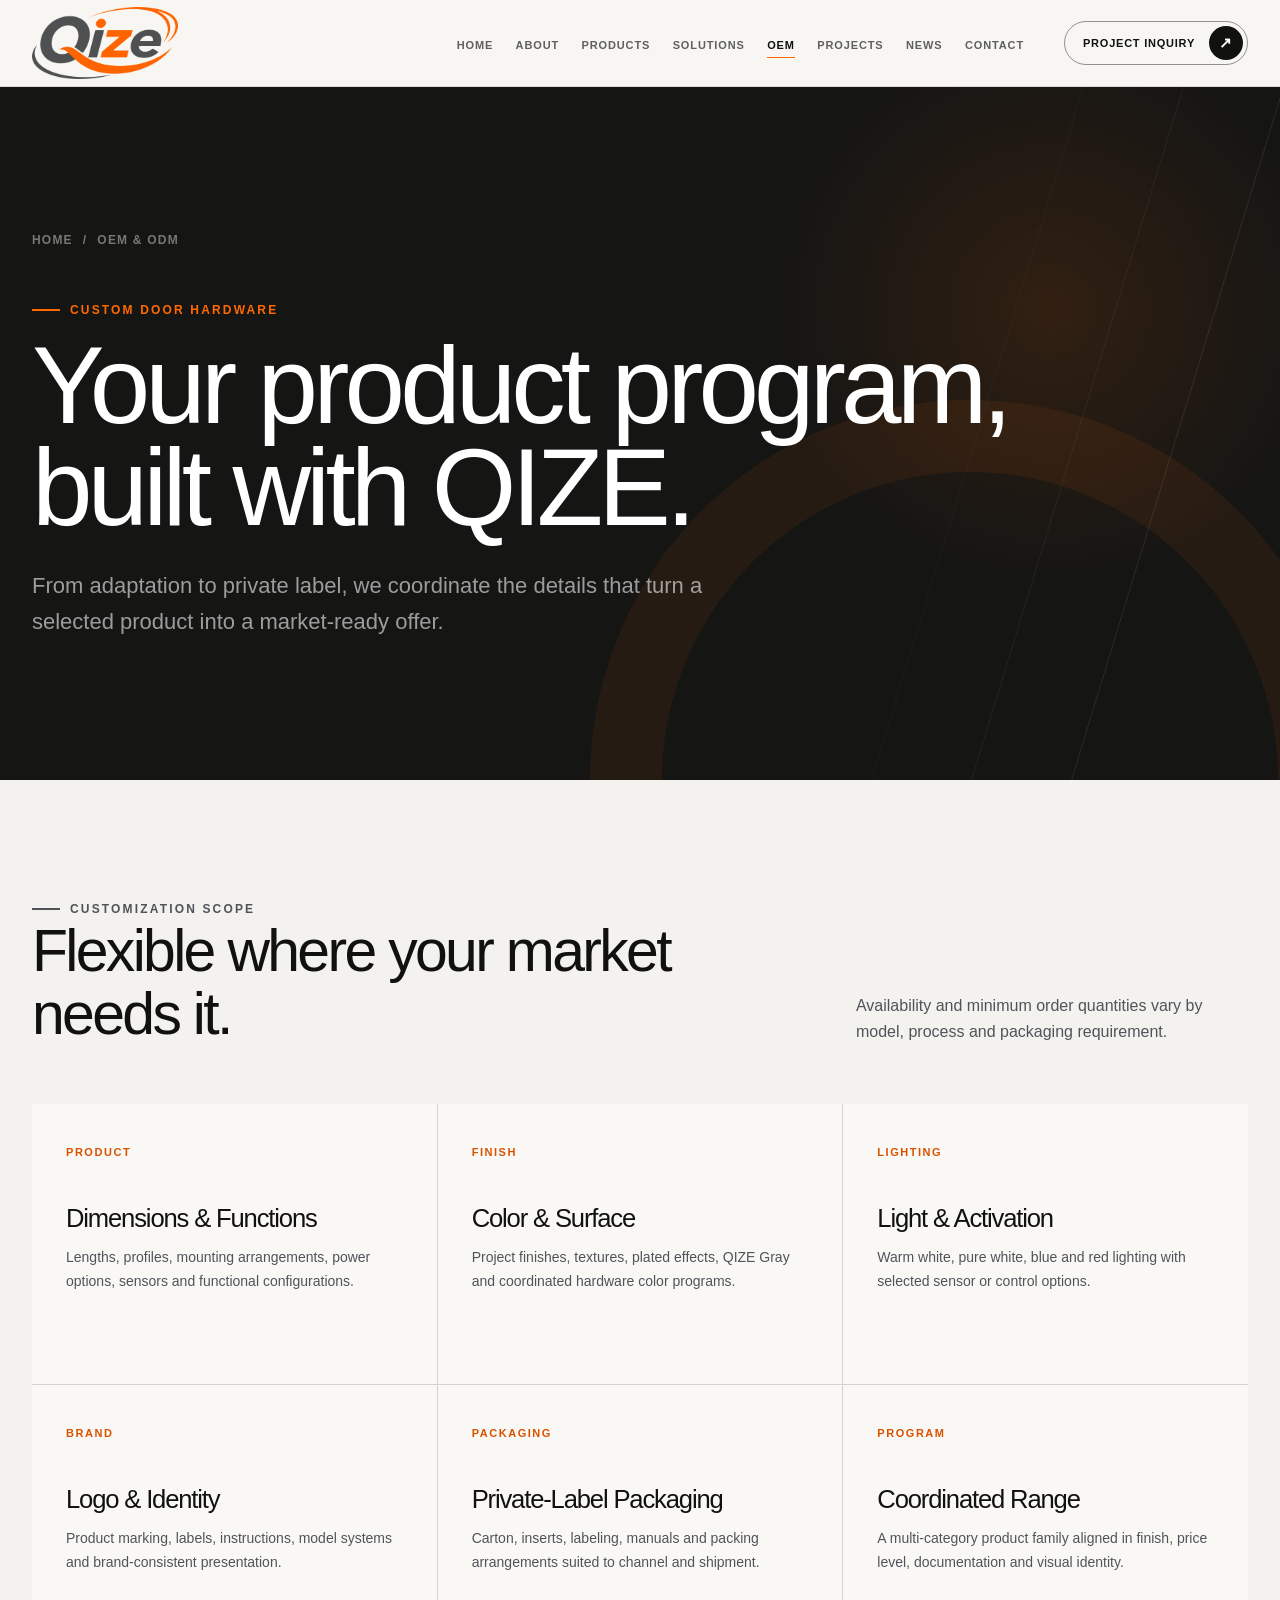
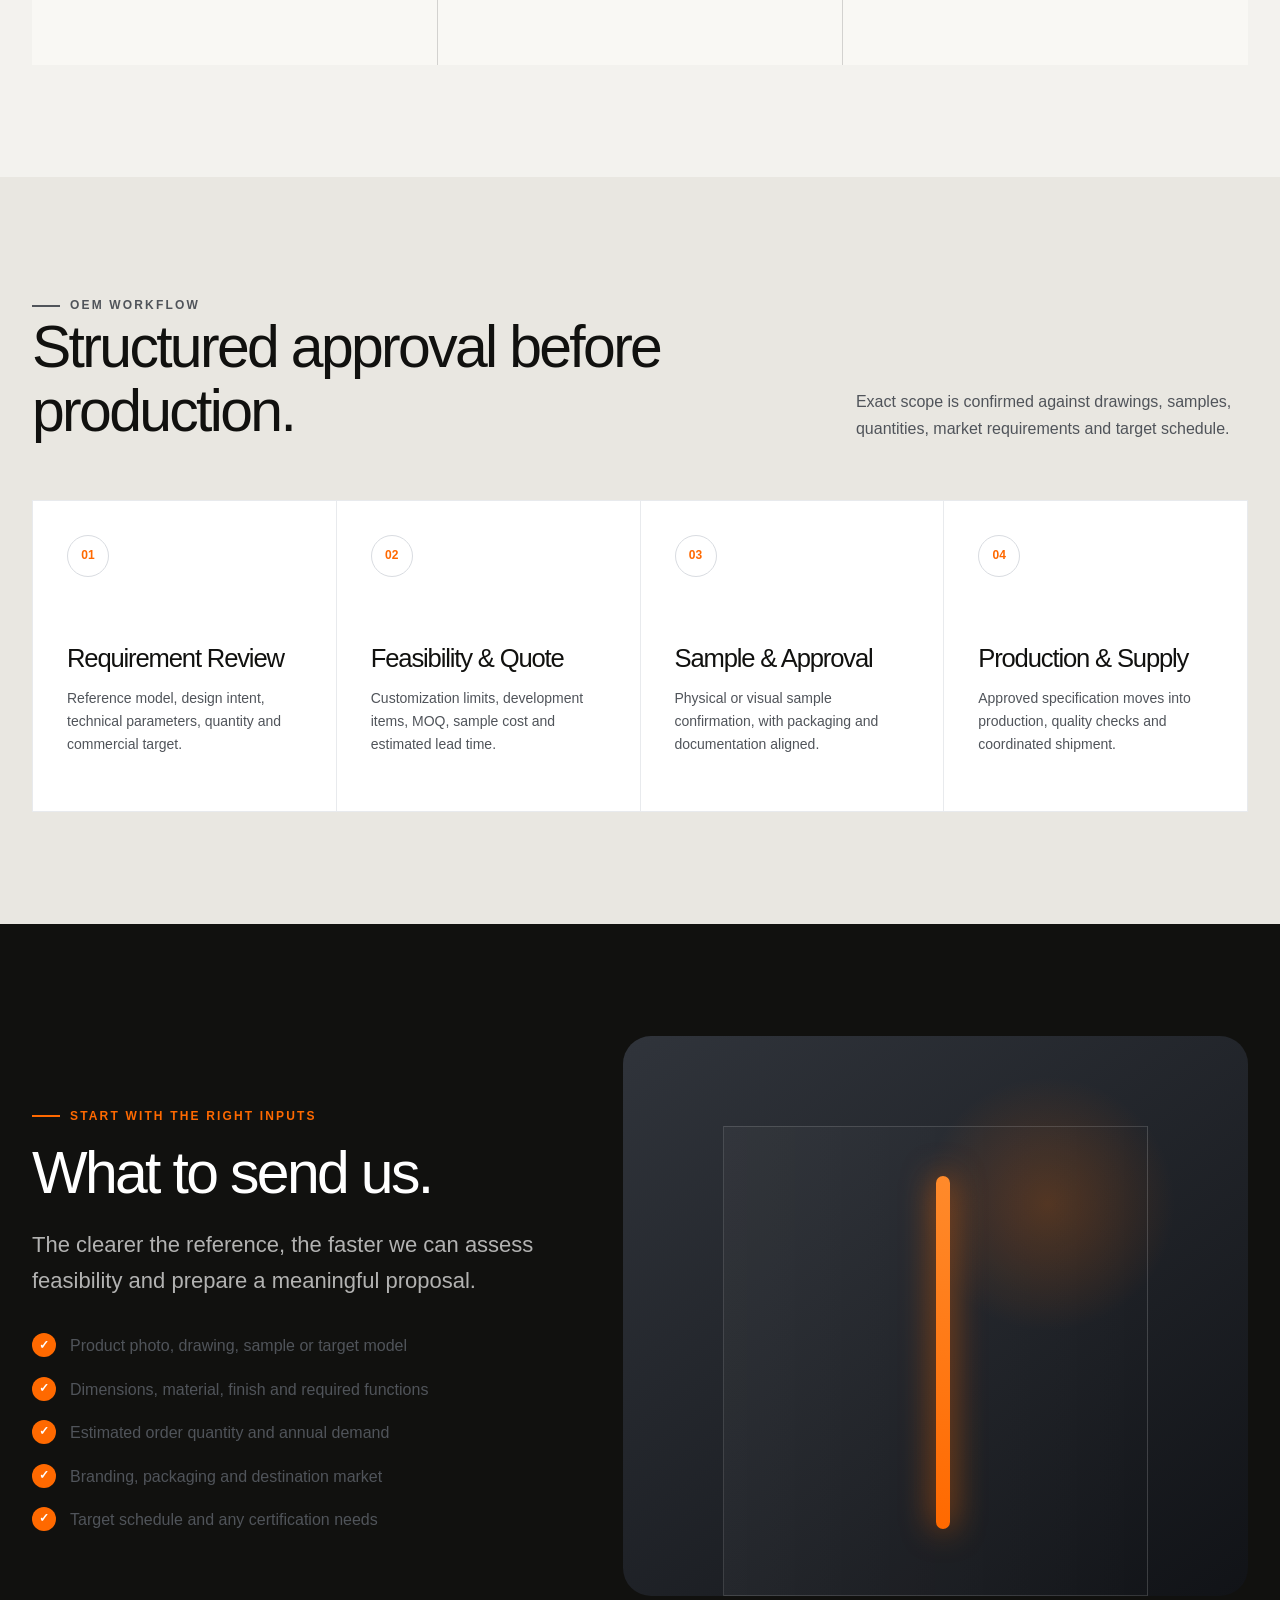
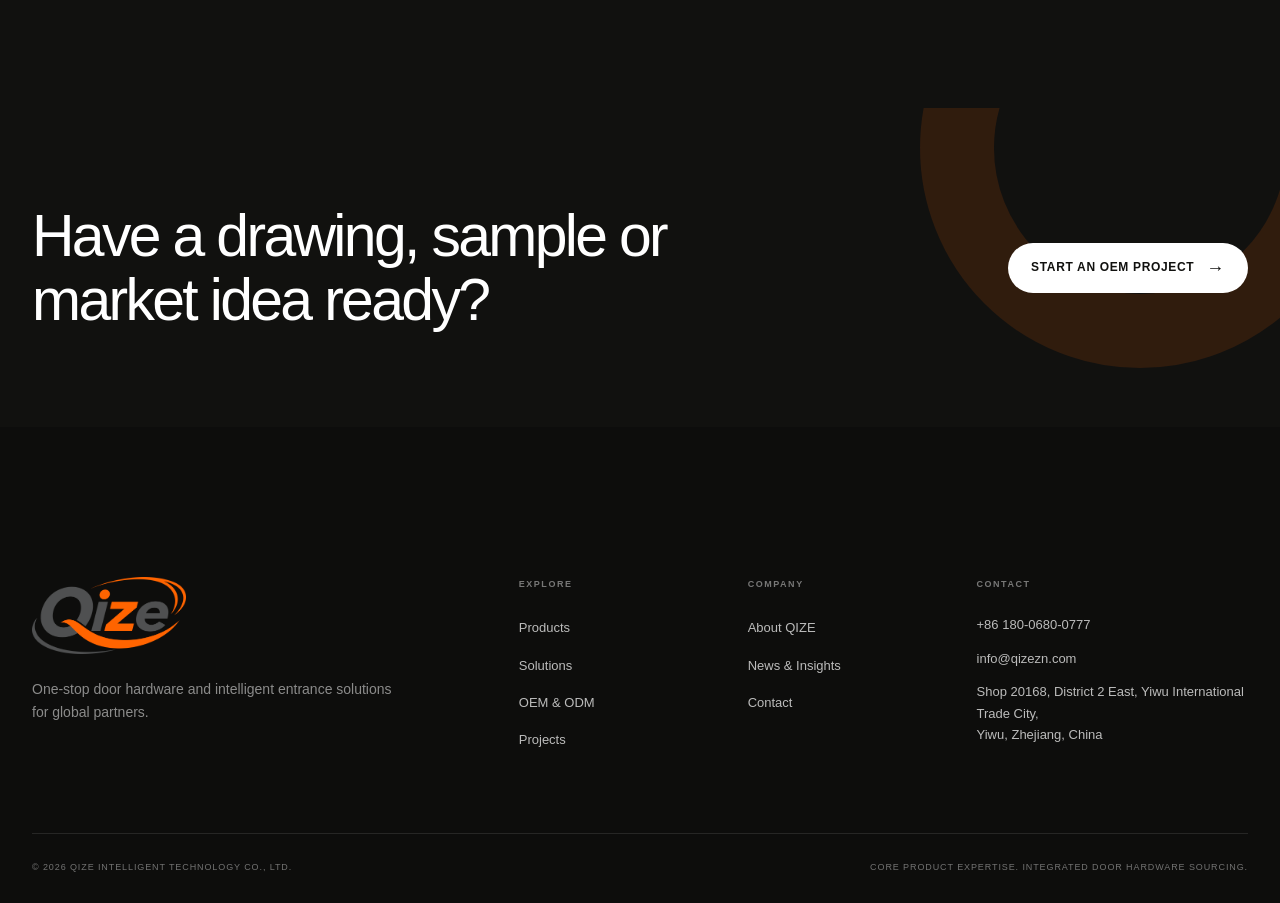
<file: oem/index.html>
<!doctype html>
<html lang="en">
  <head>
    <meta charset="utf-8" />
    <meta name="viewport" content="width=device-width, initial-scale=1" />
    <title>OEM &amp; ODM Manufacturing | Custom Door Hardware | QIZE</title>
    <meta name="description" content="QIZE supports OEM, ODM and private-label door hardware programs including dimensions, finishes, lighting, logos, packaging and technical coordination." />
    <meta name="theme-color" content="#17191d" />
    <link rel="canonical" href="https://www.qizezn.com/oem/" />
    <link rel="icon" href="../assets/images/qize-logo.png" />
    <link rel="stylesheet" href="../assets/css/styles.css?v=20260731-editorial-3" />
  </head>
  <body>
    <a class="skip-link" href="#main">Skip to content</a>
    <div class="topbar"><div class="container"><span>One-Stop Procurement · Worldwide Supply</span><span><a href="mailto:info@qizezn.com">info@qizezn.com</a></span></div></div>
    <header class="site-header">
      <div class="container header-inner">
        <a class="brand" href="../" aria-label="QIZE home"><img src="../assets/images/qize-logo.png" alt="QIZE" /></a>
        <nav class="desktop-nav" aria-label="Primary navigation"><a class="nav-link" href="../">Home</a><a class="nav-link" href="../about/">About</a><a class="nav-link" href="../products/">Products</a><a class="nav-link" href="../solutions/">Solutions</a><a class="nav-link" href="../oem/">OEM</a><a class="nav-link" href="../projects/">Projects</a><a class="nav-link" href="../news/">News</a><a class="nav-link" href="../contact/">Contact</a></nav>
        <a class="header-contact" href="../contact/"><span>Project inquiry</span><span class="header-contact-arrow" aria-hidden="true">↗</span></a>
        <button class="menu-toggle" type="button" aria-label="Open navigation" aria-expanded="false" data-menu-toggle><span></span><span></span><span></span></button>
      </div>
    </header>

    <main id="main">
      <section class="page-hero">
        <div class="container reveal">
          <div class="breadcrumb"><a href="../">Home</a><span>OEM &amp; ODM</span></div>
          <p class="eyebrow">Custom Door Hardware</p>
          <h1>Your product program, built with QIZE.</h1>
          <p class="lead">From adaptation to private label, we coordinate the details that turn a selected product into a market-ready offer.</p>
        </div>
      </section>

      <section class="section">
        <div class="container">
          <div class="section-heading reveal"><div><p class="eyebrow">Customization Scope</p><h2>Flexible where your market needs it.</h2></div><p>Availability and minimum order quantities vary by model, process and packaging requirement.</p></div>
          <div class="content-grid">
            <article class="content-card reveal"><span class="tag">Product</span><h3>Dimensions &amp; Functions</h3><p>Lengths, profiles, mounting arrangements, power options, sensors and functional configurations.</p></article>
            <article class="content-card reveal"><span class="tag">Finish</span><h3>Color &amp; Surface</h3><p>Project finishes, textures, plated effects, QIZE Gray and coordinated hardware color programs.</p></article>
            <article class="content-card reveal"><span class="tag">Lighting</span><h3>Light &amp; Activation</h3><p>Warm white, pure white, blue and red lighting with selected sensor or control options.</p></article>
            <article class="content-card reveal"><span class="tag">Brand</span><h3>Logo &amp; Identity</h3><p>Product marking, labels, instructions, model systems and brand-consistent presentation.</p></article>
            <article class="content-card reveal"><span class="tag">Packaging</span><h3>Private-Label Packaging</h3><p>Carton, inserts, labeling, manuals and packing arrangements suited to channel and shipment.</p></article>
            <article class="content-card reveal"><span class="tag">Program</span><h3>Coordinated Range</h3><p>A multi-category product family aligned in finish, price level, documentation and visual identity.</p></article>
          </div>
        </div>
      </section>

      <section class="section section-muted">
        <div class="container">
          <div class="section-heading reveal"><div><p class="eyebrow">OEM Workflow</p><h2>Structured approval before production.</h2></div><p>Exact scope is confirmed against drawings, samples, quantities, market requirements and target schedule.</p></div>
          <div class="process-grid reveal">
            <article class="process-card"><span class="process-step">01</span><h3>Requirement Review</h3><p>Reference model, design intent, technical parameters, quantity and commercial target.</p></article>
            <article class="process-card"><span class="process-step">02</span><h3>Feasibility &amp; Quote</h3><p>Customization limits, development items, MOQ, sample cost and estimated lead time.</p></article>
            <article class="process-card"><span class="process-step">03</span><h3>Sample &amp; Approval</h3><p>Physical or visual sample confirmation, with packaging and documentation aligned.</p></article>
            <article class="process-card"><span class="process-step">04</span><h3>Production &amp; Supply</h3><p>Approved specification moves into production, quality checks and coordinated shipment.</p></article>
          </div>
        </div>
      </section>

      <section class="section section-dark">
        <div class="container split">
          <div class="reveal">
            <p class="eyebrow">Start With the Right Inputs</p>
            <h2>What to send us.</h2>
            <p class="lead">The clearer the reference, the faster we can assess feasibility and prepare a meaningful proposal.</p>
            <ul class="check-list"><li>Product photo, drawing, sample or target model</li><li>Dimensions, material, finish and required functions</li><li>Estimated order quantity and annual demand</li><li>Branding, packaging and destination market</li><li>Target schedule and any certification needs</li></ul>
          </div>
          <div class="split-panel reveal" aria-hidden="true"></div>
        </div>
      </section>

      <section class="cta-band"><div class="container cta-inner"><h2>Have a drawing, sample or market idea ready?</h2><a class="btn btn-light" href="../contact/">Start an OEM Project <span class="arrow">→</span></a></div></section>
    </main>

    <footer class="site-footer"><div class="container"><div class="footer-grid">
      <div class="footer-brand"><img src="../assets/images/qize-logo.png" alt="QIZE" /><p>One-stop door hardware and intelligent entrance solutions for global partners.</p></div>
      <div><div class="footer-title">Explore</div><ul class="footer-links"><li><a href="../products/">Products</a></li><li><a href="../solutions/">Solutions</a></li><li><a href="../oem/">OEM &amp; ODM</a></li><li><a href="../projects/">Projects</a></li></ul></div>
      <div><div class="footer-title">Company</div><ul class="footer-links"><li><a href="../about/">About QIZE</a></li><li><a href="../news/">News &amp; Insights</a></li><li><a href="../contact/">Contact</a></li></ul></div>
      <div><div class="footer-title">Contact</div><div class="footer-contact"><a href="tel:+8618006800777">+86 180-0680-0777</a><a href="mailto:info@qizezn.com">info@qizezn.com</a><address>Shop 20168, District 2 East, Yiwu International Trade City,<br />Yiwu, Zhejiang, China</address></div></div>
    </div><div class="footer-bottom"><span>© <span data-year>2026</span> QIZE Intelligent Technology Co., Ltd.</span><span>Core Product Expertise. Integrated Door Hardware Sourcing.</span></div></div></footer>
    <script src="../assets/js/site.js?v=20260731-editorial-3" defer></script>
  </body>
</html>
</file>
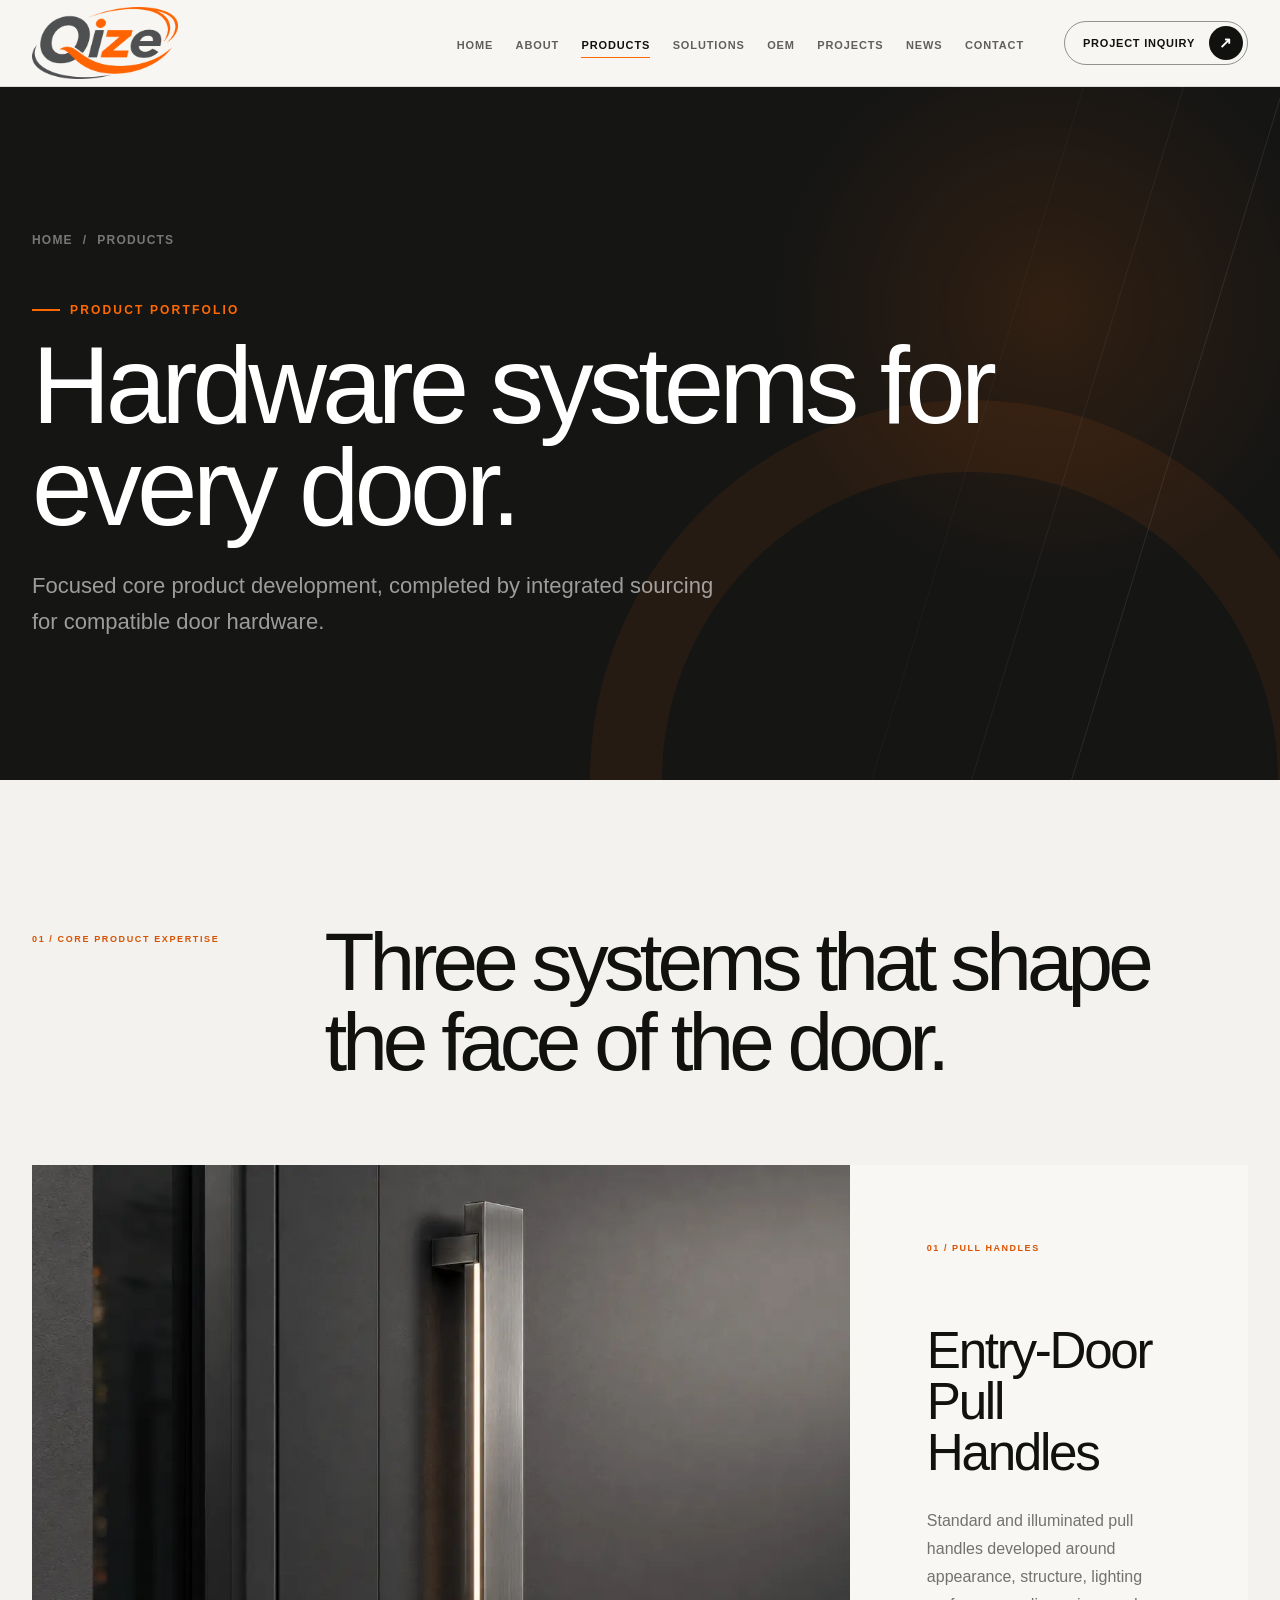
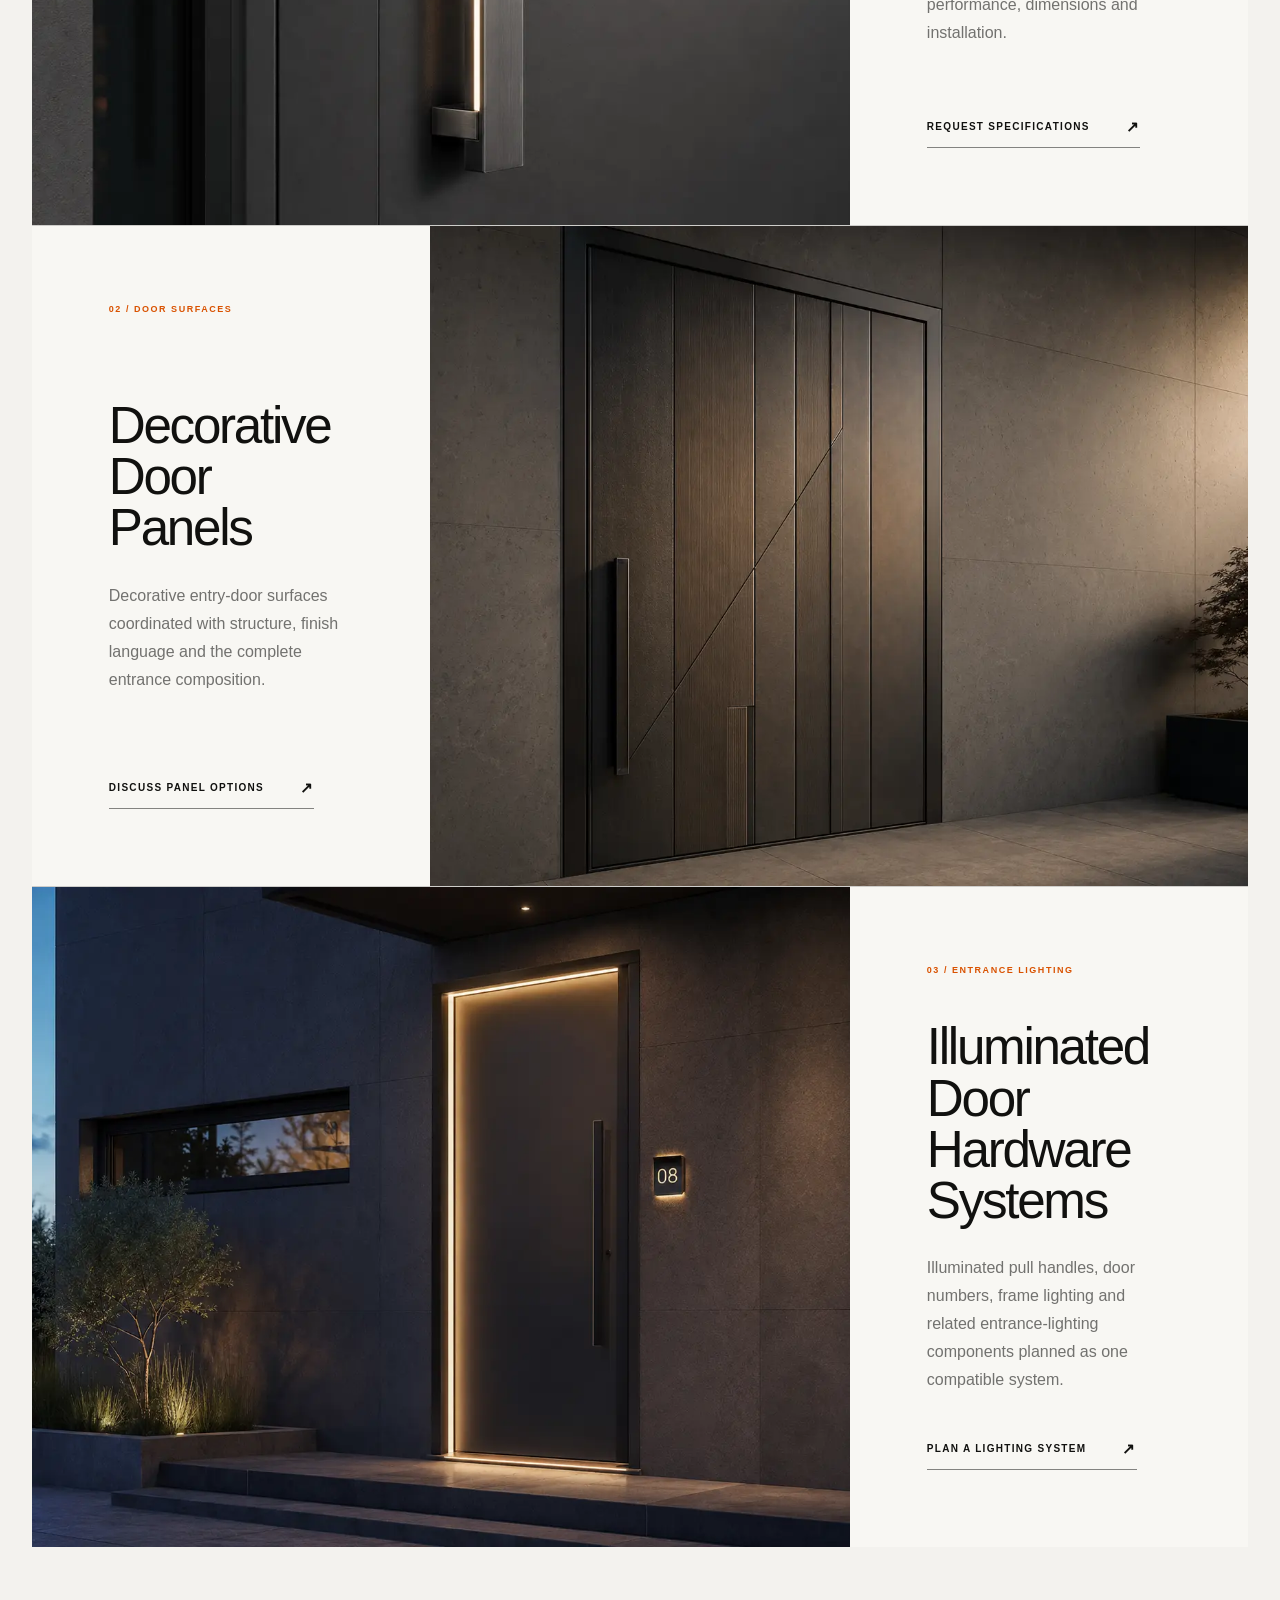
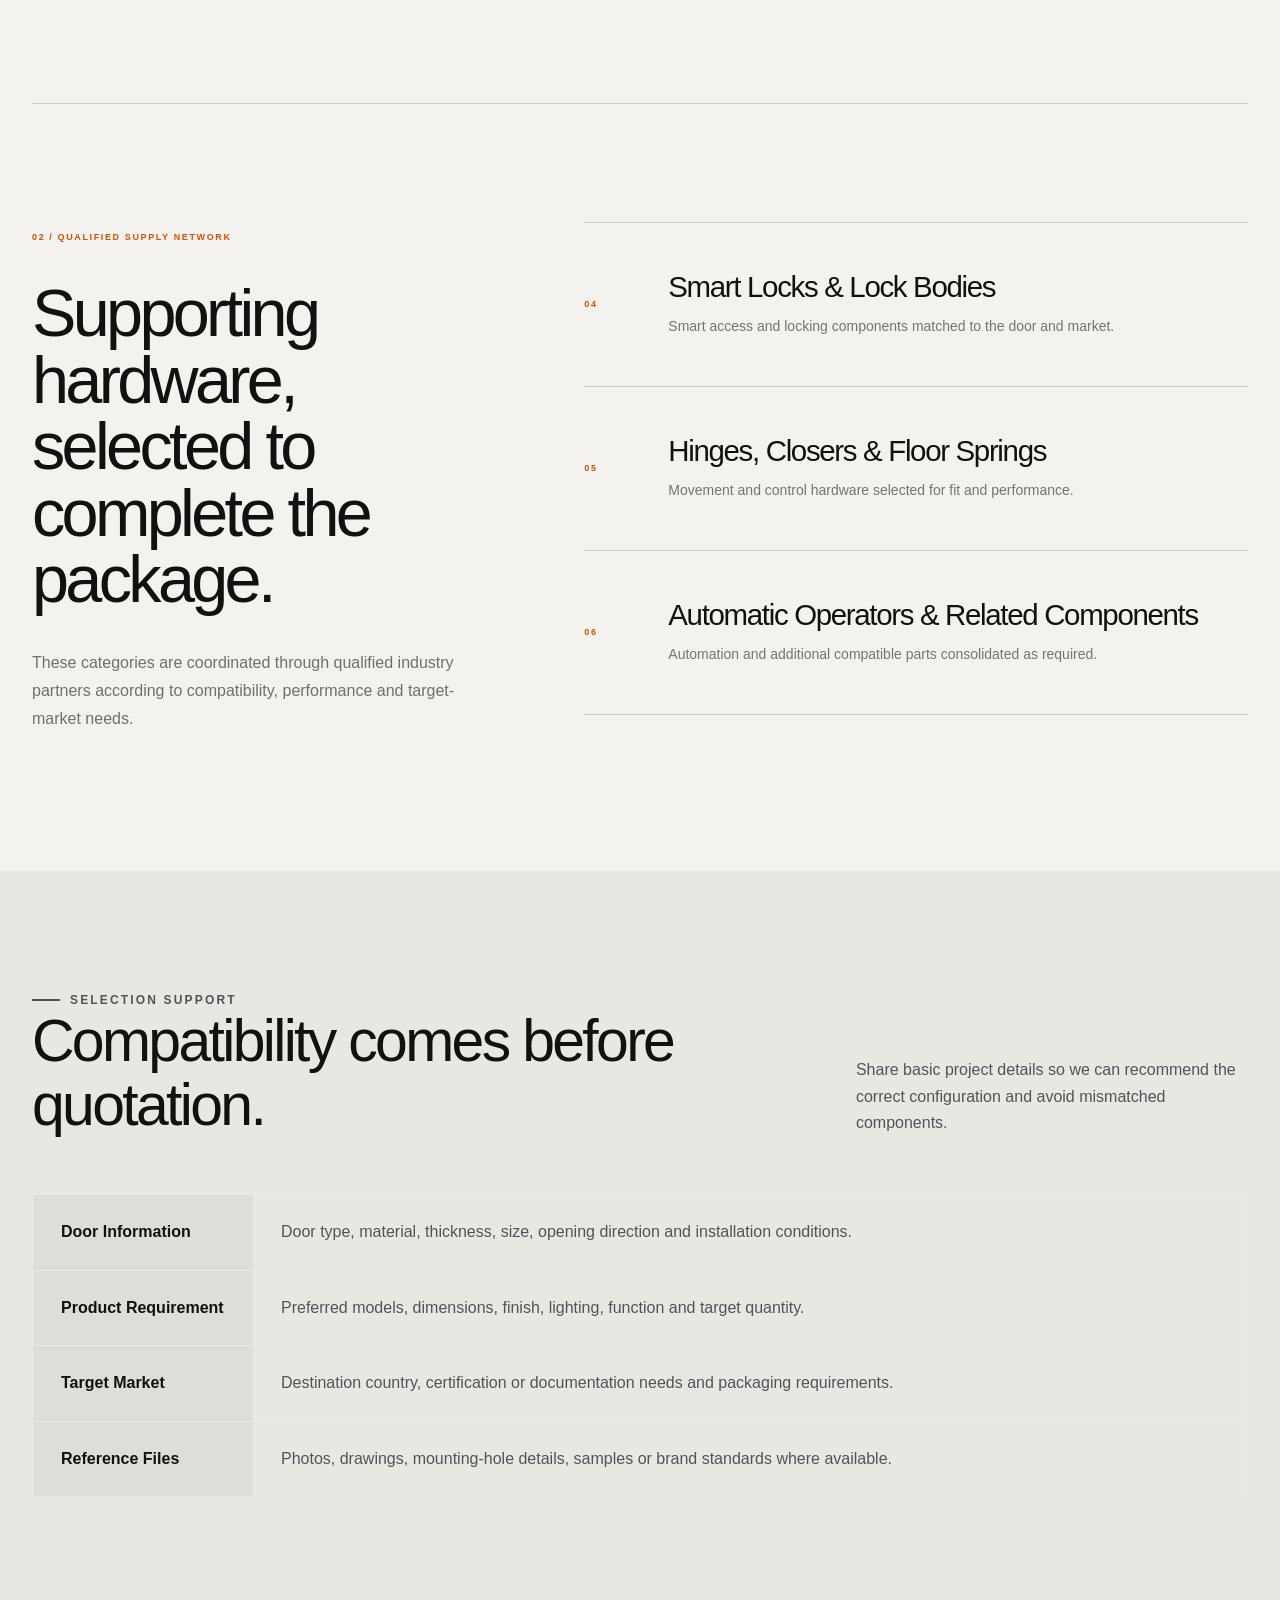
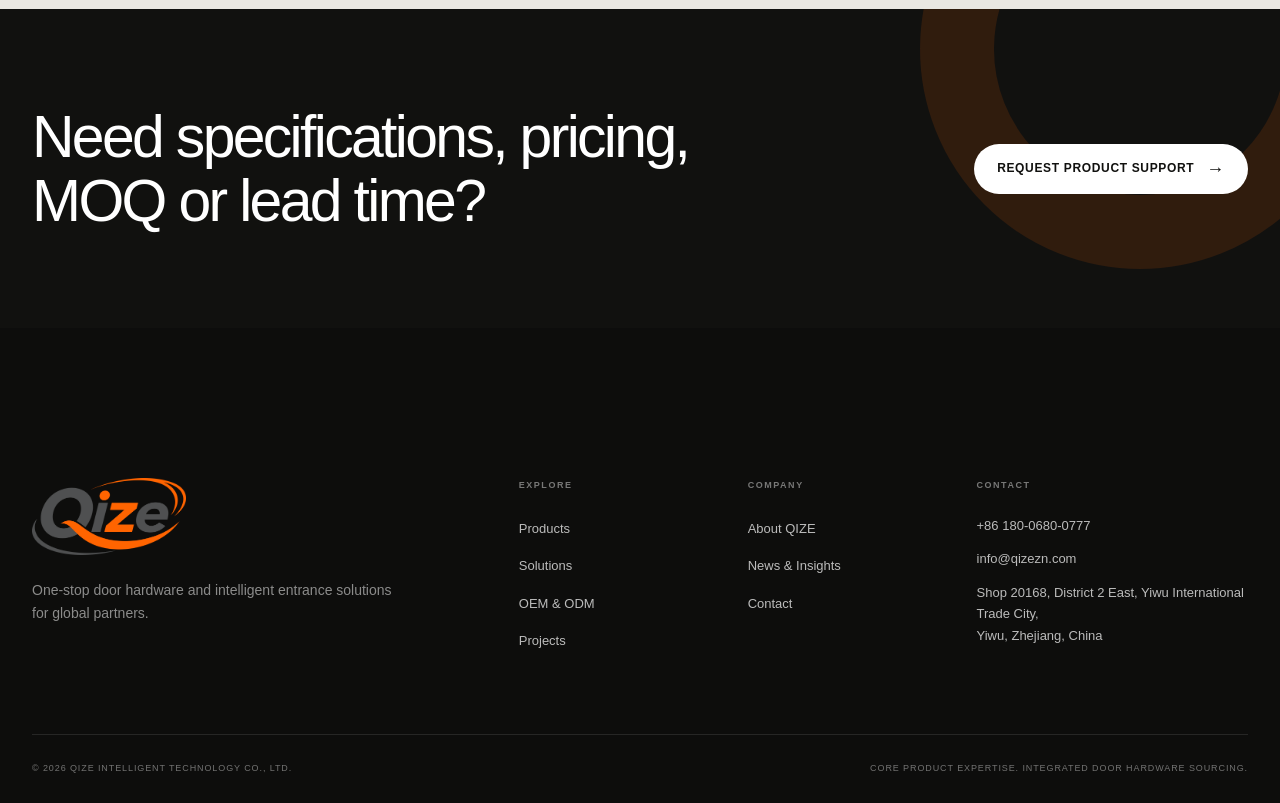
<file: products/index.html>
<!doctype html>
<html lang="en">
  <head>
    <meta charset="utf-8" />
    <meta name="viewport" content="width=device-width, initial-scale=1" />
    <title>Products | Door Hardware &amp; Smart Access | QIZE</title>
    <meta name="description" content="Explore QIZE core entry-door pull handles, decorative panels and illuminated systems, plus integrated sourcing for compatible smart locks and door-control hardware." />
    <meta name="theme-color" content="#17191d" />
    <link rel="canonical" href="https://www.qizezn.com/products/" />
    <link rel="icon" href="../assets/images/qize-logo.png" />
    <link rel="stylesheet" href="../assets/css/styles.css?v=20260731-editorial-3" />
  </head>
  <body class="products-page">
    <a class="skip-link" href="#main">Skip to content</a>
    <div class="topbar"><div class="container"><span>One-Stop Procurement · Worldwide Supply</span><span><a href="mailto:info@qizezn.com">info@qizezn.com</a></span></div></div>
    <header class="site-header">
      <div class="container header-inner">
        <a class="brand" href="../" aria-label="QIZE home"><img src="../assets/images/qize-logo.png" alt="QIZE" /></a>
        <nav class="desktop-nav" aria-label="Primary navigation">
          <a class="nav-link" href="../">Home</a><a class="nav-link" href="../about/">About</a><a class="nav-link" href="../products/">Products</a><a class="nav-link" href="../solutions/">Solutions</a><a class="nav-link" href="../oem/">OEM</a><a class="nav-link" href="../projects/">Projects</a><a class="nav-link" href="../news/">News</a><a class="nav-link" href="../contact/">Contact</a>
        </nav>
        <a class="header-contact" href="../contact/"><span>Project inquiry</span><span class="header-contact-arrow" aria-hidden="true">↗</span></a>
        <button class="menu-toggle" type="button" aria-label="Open navigation" aria-expanded="false" data-menu-toggle><span></span><span></span><span></span></button>
      </div>
    </header>

    <main id="main">
      <section class="page-hero">
        <div class="container reveal">
          <div class="breadcrumb"><a href="../">Home</a><span>Products</span></div>
          <p class="eyebrow">Product Portfolio</p>
          <h1>Hardware systems for every door.</h1>
          <p class="lead">Focused core product development, completed by integrated sourcing for compatible door hardware.</p>
        </div>
      </section>

      <section class="section products-editorial-section">
        <div class="container">
          <div class="products-section-heading reveal">
            <span>01 / Core product expertise</span>
            <h2>Three systems that shape the face of the door.</h2>
          </div>

          <div class="core-product-layout">
            <article class="core-product-item reveal" id="handles">
              <div class="core-product-image">
                <img
                  src="../assets/images/editorial/qize-illuminated-handle.webp"
                  alt="Illuminated entry-door pull handle concept"
                  width="1280"
                  height="960"
                  loading="lazy"
                />
              </div>
              <div class="core-product-copy">
                <span>01 / Pull handles</span>
                <h3>Entry-Door Pull Handles</h3>
                <p>
                  Standard and illuminated pull handles developed around appearance,
                  structure, lighting performance, dimensions and installation.
                </p>
                <a class="text-link" href="../contact/">
                  Request specifications <span aria-hidden="true">↗</span>
                </a>
              </div>
            </article>

            <article class="core-product-item core-product-item-reverse reveal" id="panels">
              <div class="core-product-image">
                <img
                  src="../assets/images/editorial/qize-door-panel.webp"
                  alt="Architectural decorative entry-door panel concept"
                  width="1280"
                  height="960"
                  loading="lazy"
                />
              </div>
              <div class="core-product-copy">
                <span>02 / Door surfaces</span>
                <h3>Decorative Door Panels</h3>
                <p>
                  Decorative entry-door surfaces coordinated with structure, finish
                  language and the complete entrance composition.
                </p>
                <a class="text-link" href="../contact/">
                  Discuss panel options <span aria-hidden="true">↗</span>
                </a>
              </div>
            </article>

            <article class="core-product-item reveal" id="illuminated">
              <div class="core-product-image">
                <img
                  src="../assets/images/editorial/qize-entrance-lighting.webp"
                  alt="Coordinated illuminated entrance system concept"
                  width="1280"
                  height="960"
                  loading="lazy"
                />
              </div>
              <div class="core-product-copy">
                <span>03 / Entrance lighting</span>
                <h3>Illuminated Door Hardware Systems</h3>
                <p>
                  Illuminated pull handles, door numbers, frame lighting and related
                  entrance-lighting components planned as one compatible system.
                </p>
                <a class="text-link" href="../contact/">
                  Plan a lighting system <span aria-hidden="true">↗</span>
                </a>
              </div>
            </article>
          </div>

          <div class="sourced-products" aria-labelledby="sourced-products-title">
            <div class="sourced-products-heading reveal">
              <span>02 / Qualified supply network</span>
              <h2 id="sourced-products-title">
                Supporting hardware, selected to complete the package.
              </h2>
              <p>
                These categories are coordinated through qualified industry partners
                according to compatibility, performance and target-market needs.
              </p>
            </div>
            <div class="sourced-product-rows reveal">
              <article id="locks">
                <span>04</span>
                <div>
                  <h3>Smart Locks &amp; Lock Bodies</h3>
                  <p>Smart access and locking components matched to the door and market.</p>
                </div>
              </article>
              <article id="control">
                <span>05</span>
                <div>
                  <h3>Hinges, Closers &amp; Floor Springs</h3>
                  <p>Movement and control hardware selected for fit and performance.</p>
                </div>
              </article>
              <article id="operators">
                <span>06</span>
                <div>
                  <h3>Automatic Operators &amp; Related Components</h3>
                  <p>Automation and additional compatible parts consolidated as required.</p>
                </div>
              </article>
            </div>
          </div>
        </div>
      </section>

      <section class="section section-muted">
        <div class="container">
          <div class="section-heading reveal"><div><p class="eyebrow">Selection Support</p><h2>Compatibility comes before quotation.</h2></div><p>Share basic project details so we can recommend the correct configuration and avoid mismatched components.</p></div>
          <div class="feature-table reveal">
            <div class="feature-row"><strong>Door Information</strong><span>Door type, material, thickness, size, opening direction and installation conditions.</span></div>
            <div class="feature-row"><strong>Product Requirement</strong><span>Preferred models, dimensions, finish, lighting, function and target quantity.</span></div>
            <div class="feature-row"><strong>Target Market</strong><span>Destination country, certification or documentation needs and packaging requirements.</span></div>
            <div class="feature-row"><strong>Reference Files</strong><span>Photos, drawings, mounting-hole details, samples or brand standards where available.</span></div>
          </div>
        </div>
      </section>

      <section class="cta-band"><div class="container cta-inner"><h2>Need specifications, pricing, MOQ or lead time?</h2><a class="btn btn-light" href="../contact/">Request Product Support <span class="arrow">→</span></a></div></section>
    </main>

    <footer class="site-footer">
      <div class="container">
        <div class="footer-grid">
          <div class="footer-brand"><img src="../assets/images/qize-logo.png" alt="QIZE" /><p>One-stop door hardware and intelligent entrance solutions for global partners.</p></div>
          <div><div class="footer-title">Explore</div><ul class="footer-links"><li><a href="../products/">Products</a></li><li><a href="../solutions/">Solutions</a></li><li><a href="../oem/">OEM &amp; ODM</a></li><li><a href="../projects/">Projects</a></li></ul></div>
          <div><div class="footer-title">Company</div><ul class="footer-links"><li><a href="../about/">About QIZE</a></li><li><a href="../news/">News &amp; Insights</a></li><li><a href="../contact/">Contact</a></li></ul></div>
          <div><div class="footer-title">Contact</div><div class="footer-contact"><a href="tel:+8618006800777">+86 180-0680-0777</a><a href="mailto:info@qizezn.com">info@qizezn.com</a><address>Shop 20168, District 2 East, Yiwu International Trade City,<br />Yiwu, Zhejiang, China</address></div></div>
        </div>
        <div class="footer-bottom"><span>© <span data-year>2026</span> QIZE Intelligent Technology Co., Ltd.</span><span>Core Product Expertise. Integrated Door Hardware Sourcing.</span></div>
      </div>
    </footer>
    <script src="../assets/js/site.js?v=20260731-editorial-3" defer></script>
  </body>
</html>
</file>
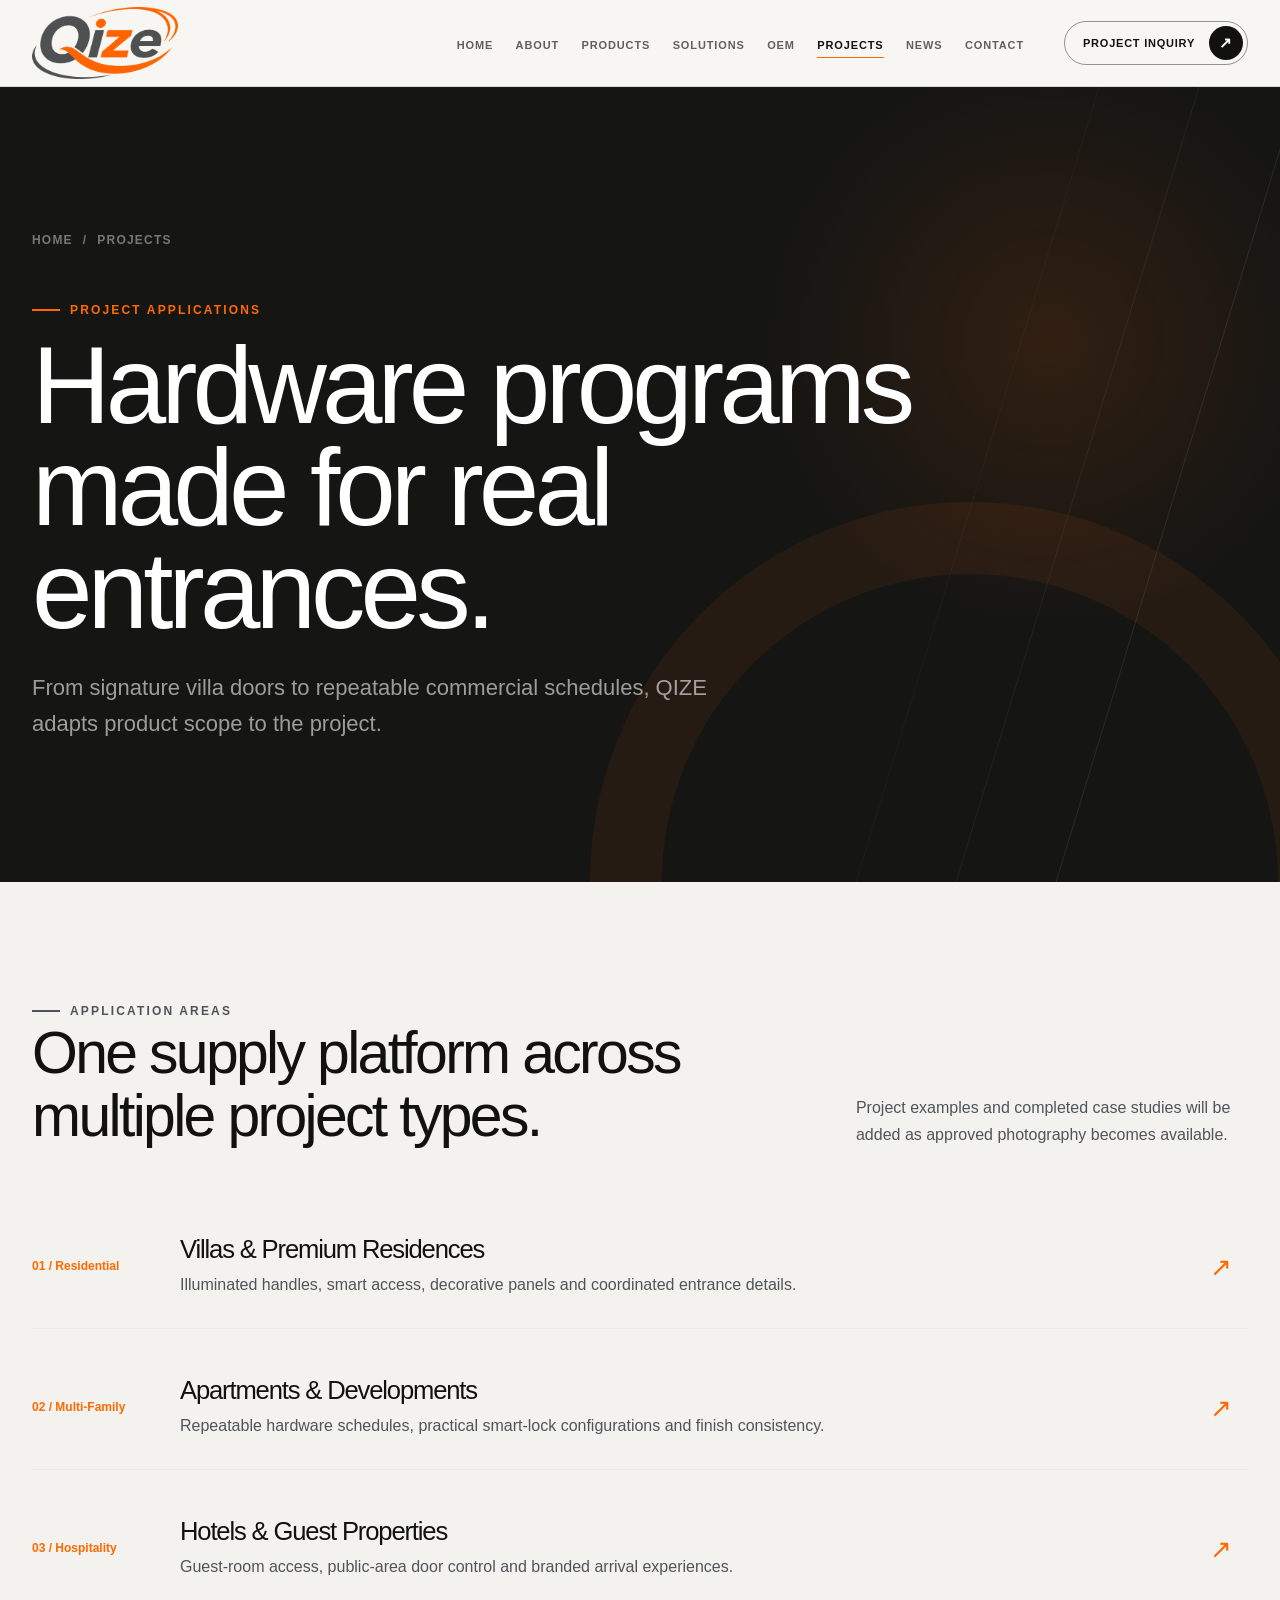
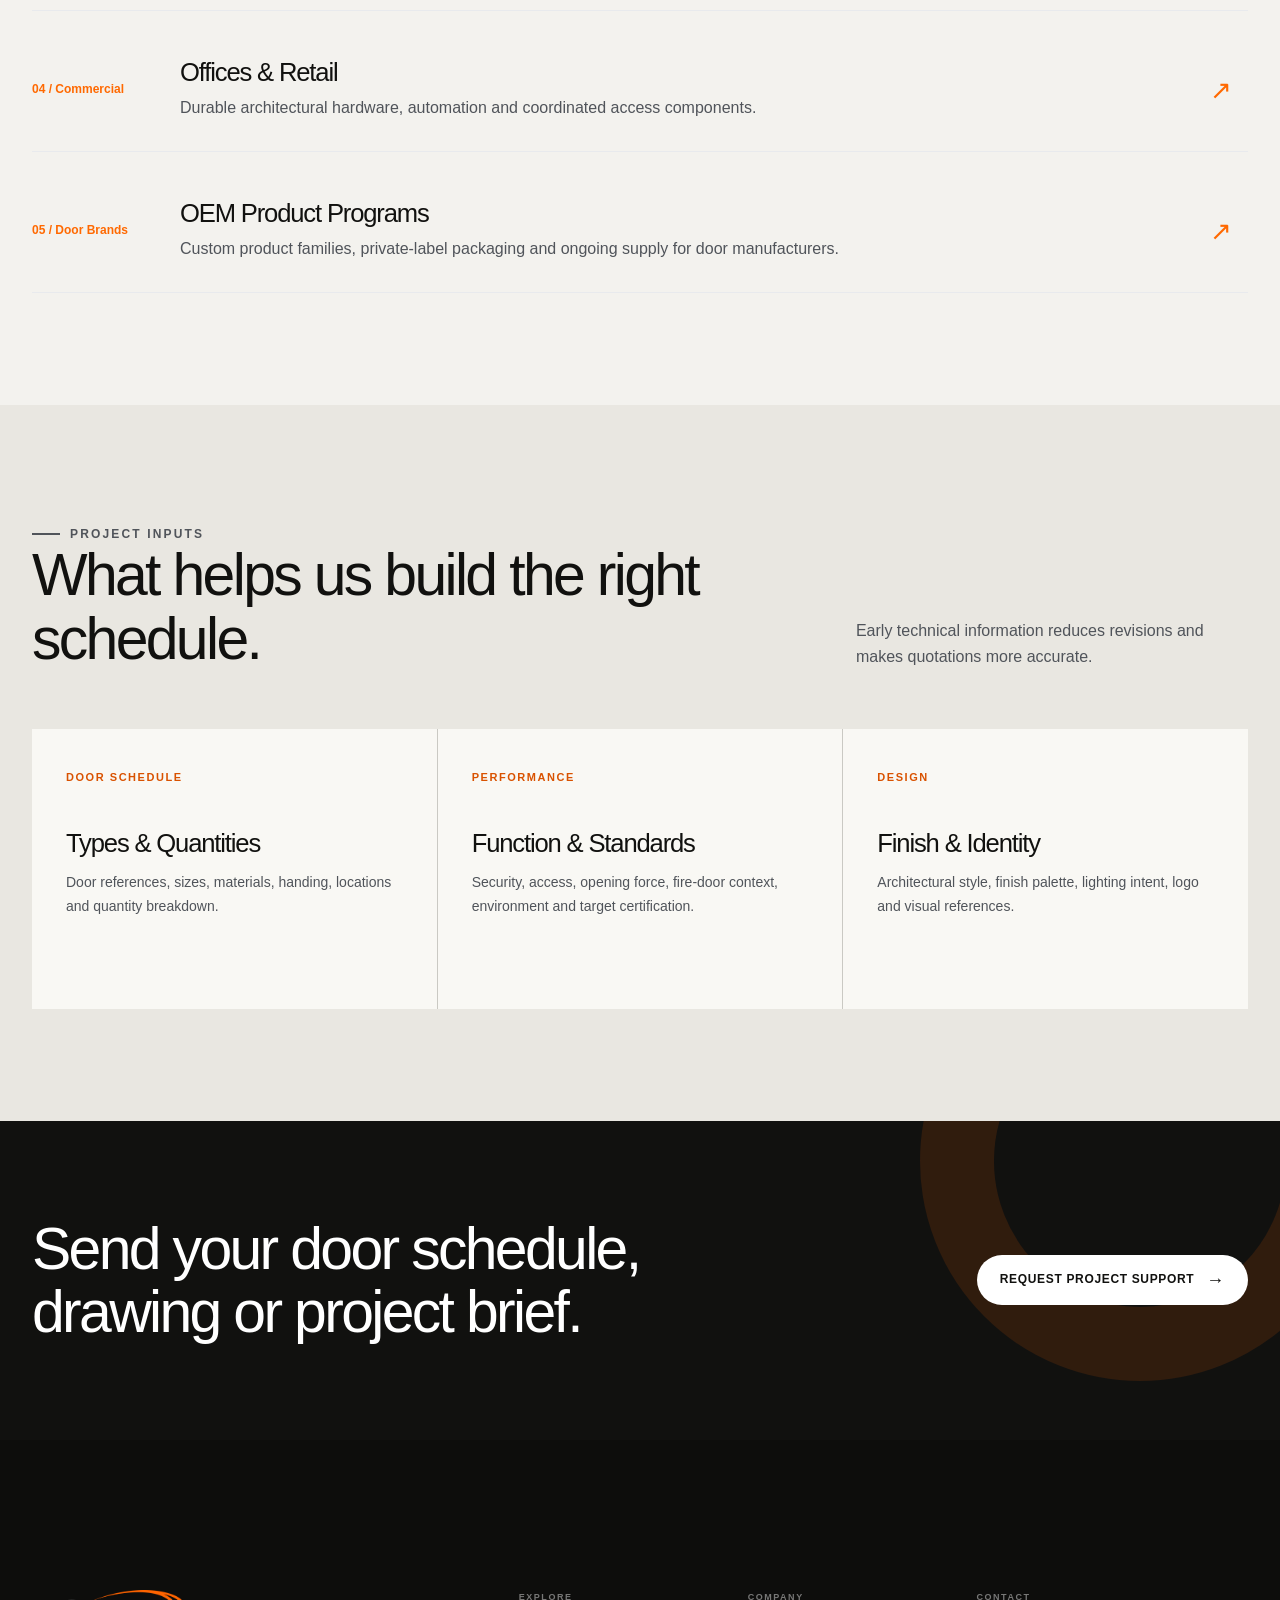
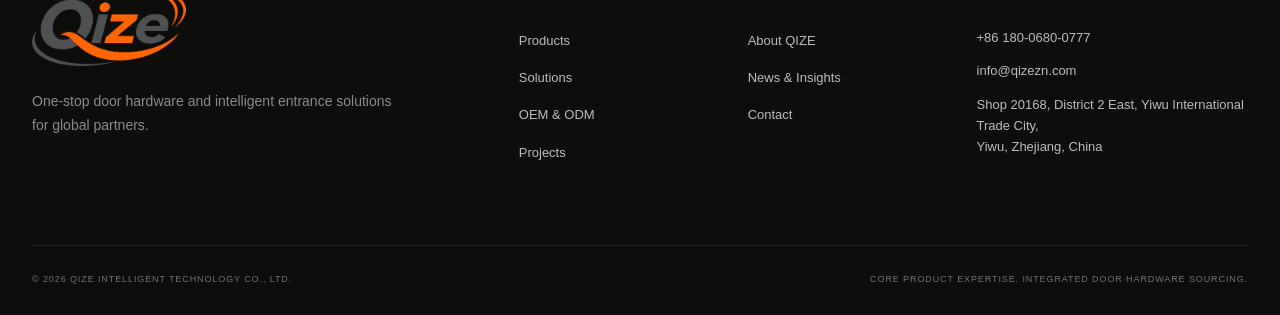
<file: projects/index.html>
<!doctype html>
<html lang="en">
  <head>
    <meta charset="utf-8" />
    <meta name="viewport" content="width=device-width, initial-scale=1" />
    <title>Projects | Residential &amp; Commercial Door Hardware | QIZE</title>
    <meta name="description" content="QIZE supports residential, hospitality, commercial and architectural door projects with coordinated hardware, access, lighting and OEM supply." />
    <meta name="theme-color" content="#17191d" />
    <link rel="canonical" href="https://www.qizezn.com/projects/" />
    <link rel="icon" href="../assets/images/qize-logo.png" />
    <link rel="stylesheet" href="../assets/css/styles.css?v=20260731-editorial-3" />
  </head>
  <body>
    <a class="skip-link" href="#main">Skip to content</a>
    <div class="topbar"><div class="container"><span>One-Stop Procurement · Worldwide Supply</span><span><a href="mailto:info@qizezn.com">info@qizezn.com</a></span></div></div>
    <header class="site-header">
      <div class="container header-inner">
        <a class="brand" href="../" aria-label="QIZE home"><img src="../assets/images/qize-logo.png" alt="QIZE" /></a>
        <nav class="desktop-nav" aria-label="Primary navigation"><a class="nav-link" href="../">Home</a><a class="nav-link" href="../about/">About</a><a class="nav-link" href="../products/">Products</a><a class="nav-link" href="../solutions/">Solutions</a><a class="nav-link" href="../oem/">OEM</a><a class="nav-link" href="../projects/">Projects</a><a class="nav-link" href="../news/">News</a><a class="nav-link" href="../contact/">Contact</a></nav>
        <a class="header-contact" href="../contact/"><span>Project inquiry</span><span class="header-contact-arrow" aria-hidden="true">↗</span></a>
        <button class="menu-toggle" type="button" aria-label="Open navigation" aria-expanded="false" data-menu-toggle><span></span><span></span><span></span></button>
      </div>
    </header>

    <main id="main">
      <section class="page-hero">
        <div class="container reveal">
          <div class="breadcrumb"><a href="../">Home</a><span>Projects</span></div>
          <p class="eyebrow">Project Applications</p>
          <h1>Hardware programs made for real entrances.</h1>
          <p class="lead">From signature villa doors to repeatable commercial schedules, QIZE adapts product scope to the project.</p>
        </div>
      </section>

      <section class="section">
        <div class="container">
          <div class="section-heading reveal"><div><p class="eyebrow">Application Areas</p><h2>One supply platform across multiple project types.</h2></div><p>Project examples and completed case studies will be added as approved photography becomes available.</p></div>
          <div class="project-list">
            <article class="project-item reveal"><span class="project-index">01 / Residential</span><div><h3>Villas &amp; Premium Residences</h3><p>Illuminated handles, smart access, decorative panels and coordinated entrance details.</p></div><span class="project-arrow">↗</span></article>
            <article class="project-item reveal"><span class="project-index">02 / Multi-Family</span><div><h3>Apartments &amp; Developments</h3><p>Repeatable hardware schedules, practical smart-lock configurations and finish consistency.</p></div><span class="project-arrow">↗</span></article>
            <article class="project-item reveal"><span class="project-index">03 / Hospitality</span><div><h3>Hotels &amp; Guest Properties</h3><p>Guest-room access, public-area door control and branded arrival experiences.</p></div><span class="project-arrow">↗</span></article>
            <article class="project-item reveal"><span class="project-index">04 / Commercial</span><div><h3>Offices &amp; Retail</h3><p>Durable architectural hardware, automation and coordinated access components.</p></div><span class="project-arrow">↗</span></article>
            <article class="project-item reveal"><span class="project-index">05 / Door Brands</span><div><h3>OEM Product Programs</h3><p>Custom product families, private-label packaging and ongoing supply for door manufacturers.</p></div><span class="project-arrow">↗</span></article>
          </div>
        </div>
      </section>

      <section class="section section-muted">
        <div class="container">
          <div class="section-heading reveal"><div><p class="eyebrow">Project Inputs</p><h2>What helps us build the right schedule.</h2></div><p>Early technical information reduces revisions and makes quotations more accurate.</p></div>
          <div class="content-grid">
            <article class="content-card reveal"><span class="tag">Door Schedule</span><h3>Types &amp; Quantities</h3><p>Door references, sizes, materials, handing, locations and quantity breakdown.</p></article>
            <article class="content-card reveal"><span class="tag">Performance</span><h3>Function &amp; Standards</h3><p>Security, access, opening force, fire-door context, environment and target certification.</p></article>
            <article class="content-card reveal"><span class="tag">Design</span><h3>Finish &amp; Identity</h3><p>Architectural style, finish palette, lighting intent, logo and visual references.</p></article>
          </div>
        </div>
      </section>

      <section class="cta-band"><div class="container cta-inner"><h2>Send your door schedule, drawing or project brief.</h2><a class="btn btn-light" href="../contact/">Request Project Support <span class="arrow">→</span></a></div></section>
    </main>

    <footer class="site-footer"><div class="container"><div class="footer-grid">
      <div class="footer-brand"><img src="../assets/images/qize-logo.png" alt="QIZE" /><p>One-stop door hardware and intelligent entrance solutions for global partners.</p></div>
      <div><div class="footer-title">Explore</div><ul class="footer-links"><li><a href="../products/">Products</a></li><li><a href="../solutions/">Solutions</a></li><li><a href="../oem/">OEM &amp; ODM</a></li><li><a href="../projects/">Projects</a></li></ul></div>
      <div><div class="footer-title">Company</div><ul class="footer-links"><li><a href="../about/">About QIZE</a></li><li><a href="../news/">News &amp; Insights</a></li><li><a href="../contact/">Contact</a></li></ul></div>
      <div><div class="footer-title">Contact</div><div class="footer-contact"><a href="tel:+8618006800777">+86 180-0680-0777</a><a href="mailto:info@qizezn.com">info@qizezn.com</a><address>Shop 20168, District 2 East, Yiwu International Trade City,<br />Yiwu, Zhejiang, China</address></div></div>
    </div><div class="footer-bottom"><span>© <span data-year>2026</span> QIZE Intelligent Technology Co., Ltd.</span><span>Core Product Expertise. Integrated Door Hardware Sourcing.</span></div></div></footer>
    <script src="../assets/js/site.js?v=20260731-editorial-3" defer></script>
  </body>
</html>
</file>
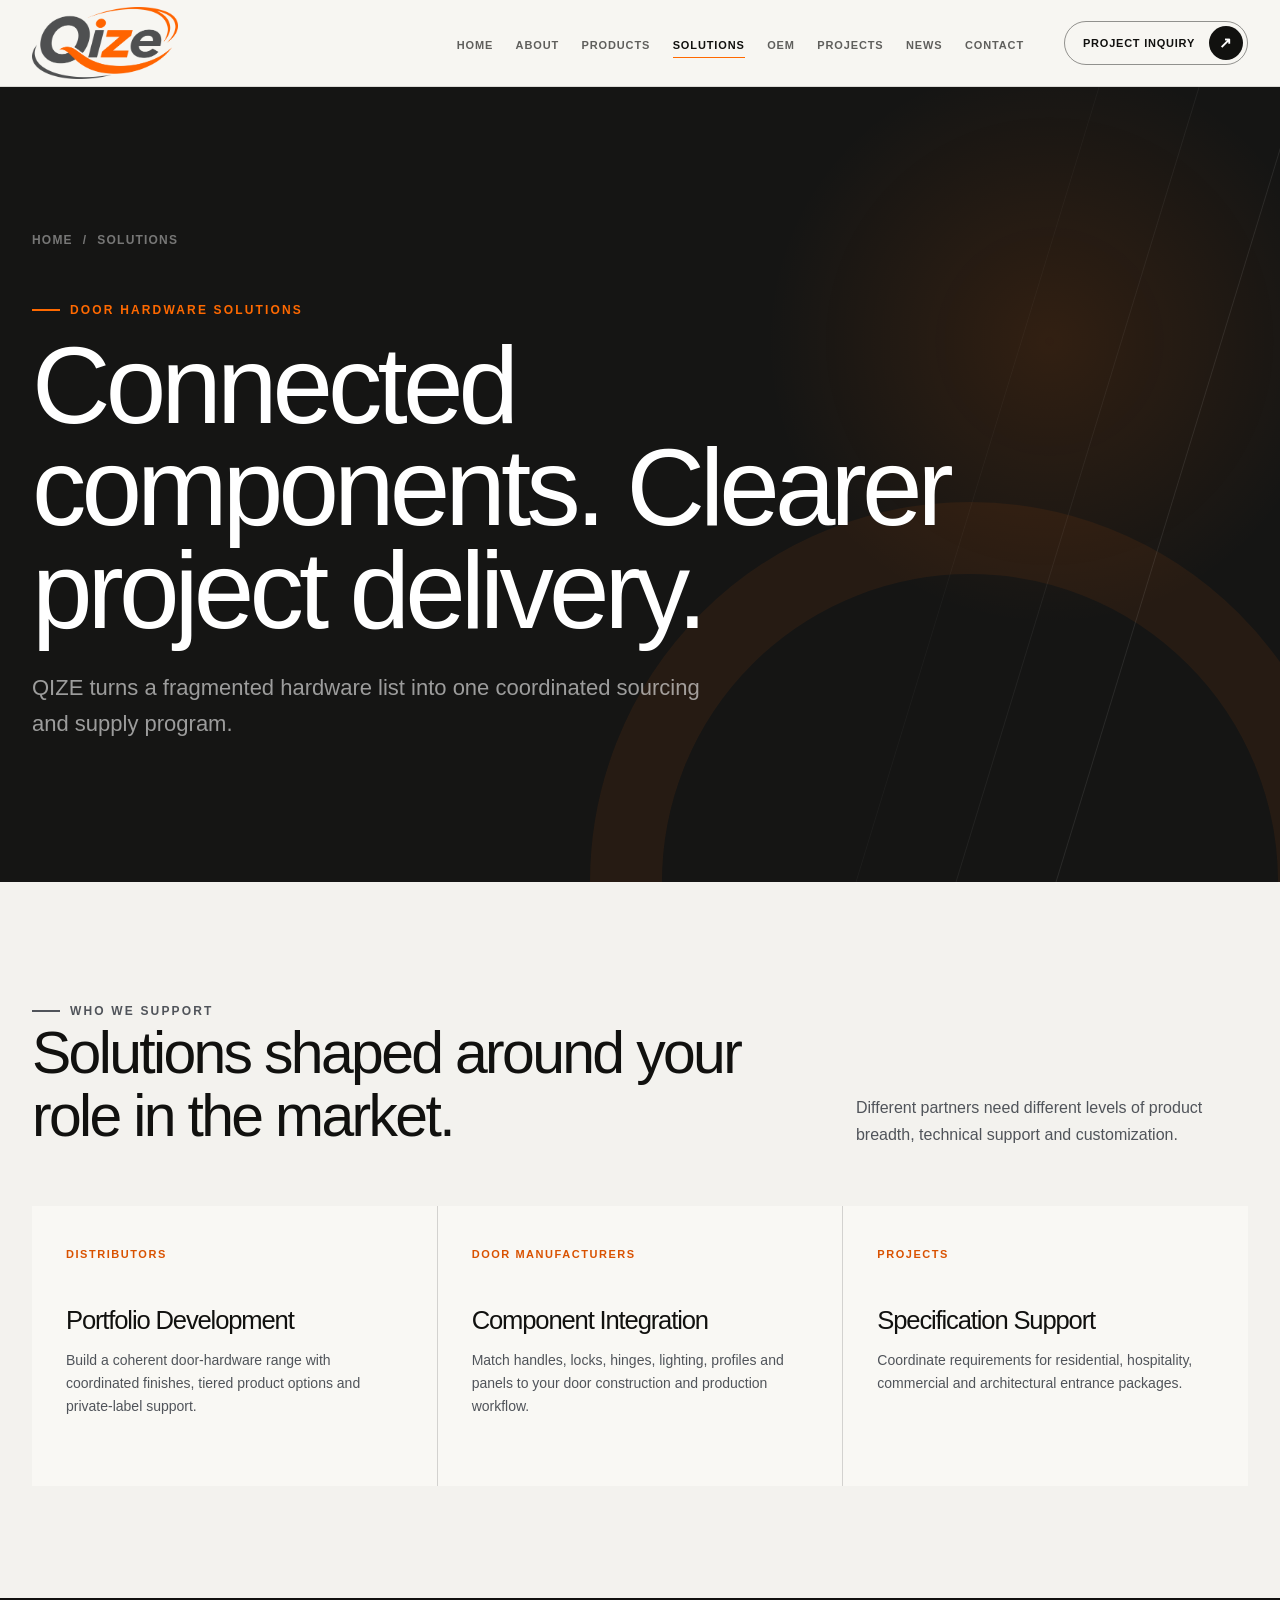
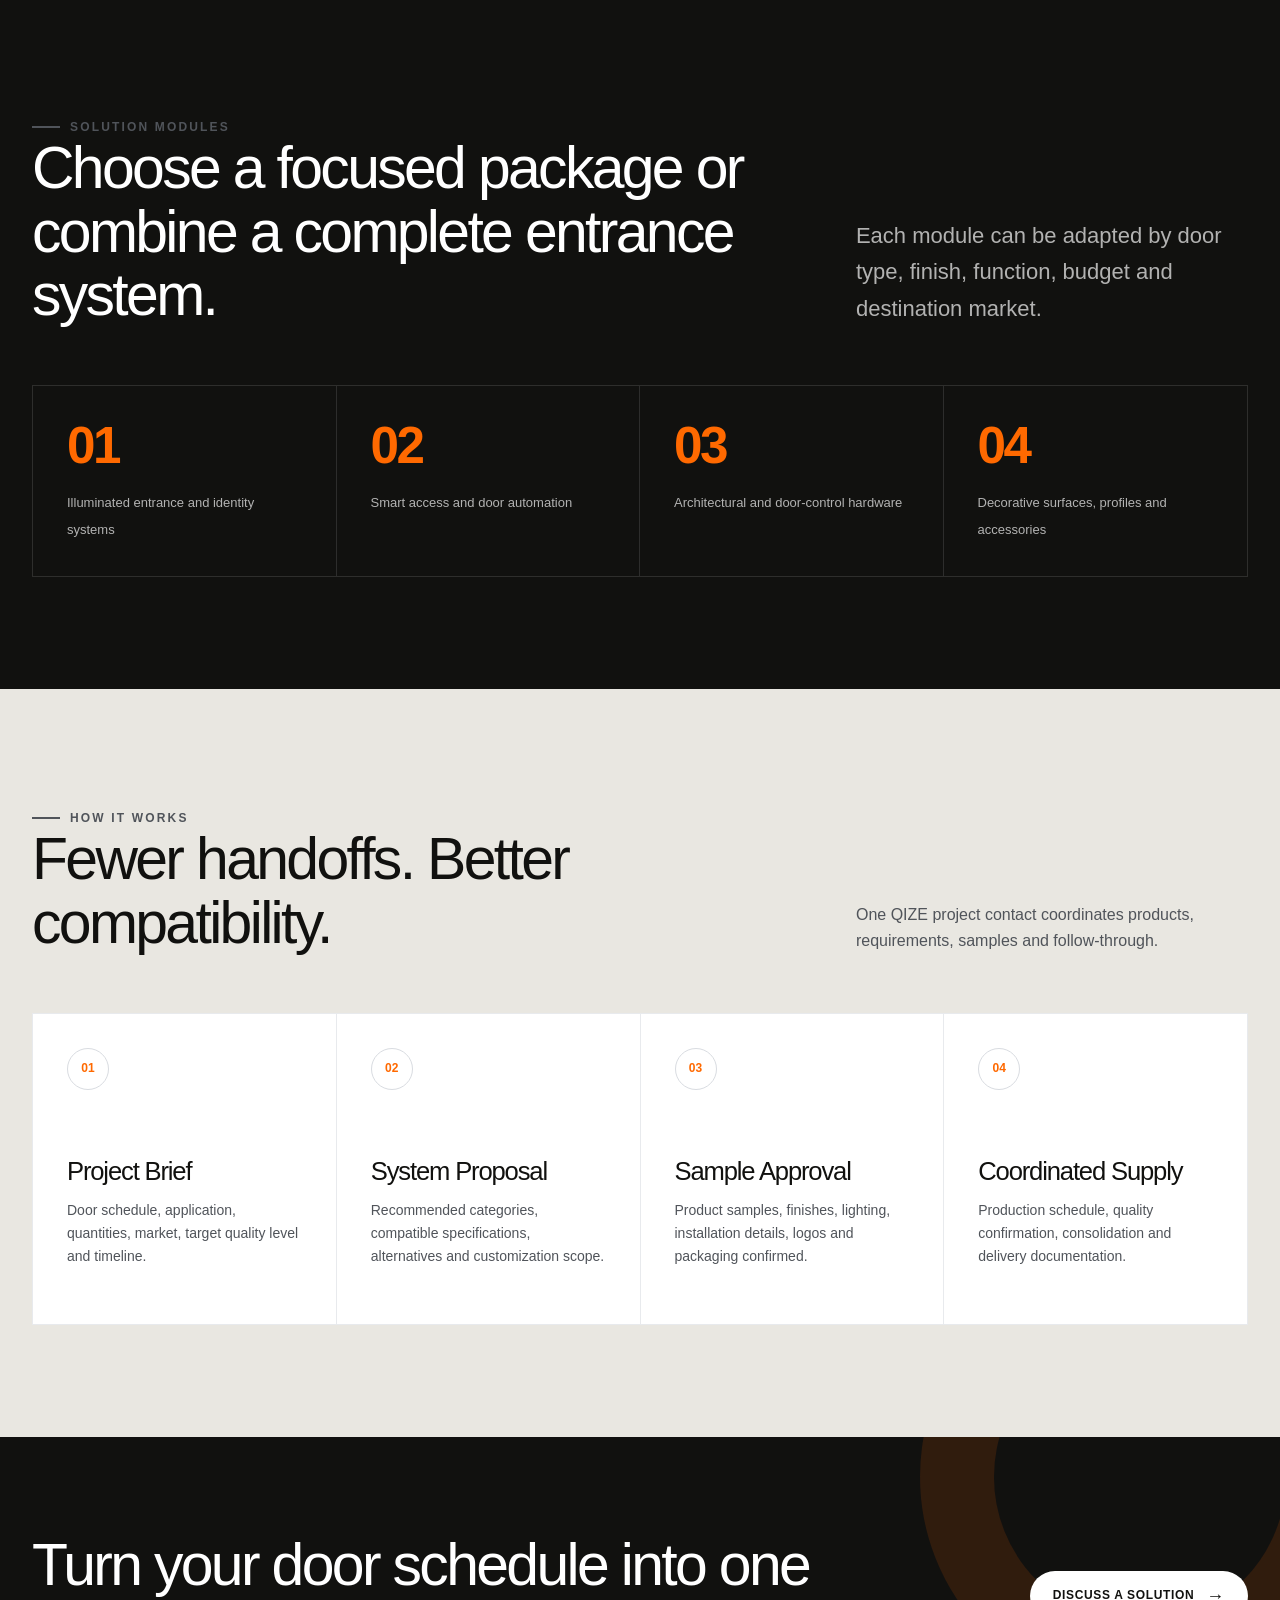
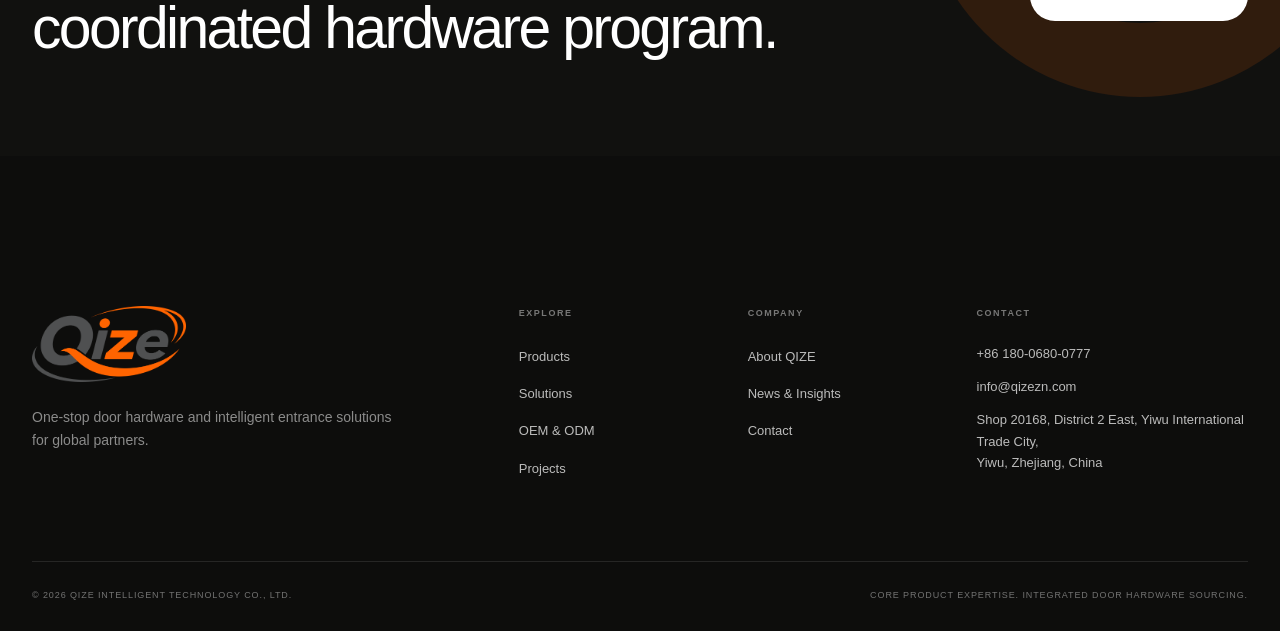
<file: solutions/index.html>
<!doctype html>
<html lang="en">
  <head>
    <meta charset="utf-8" />
    <meta name="viewport" content="width=device-width, initial-scale=1" />
    <title>Solutions | Door Hardware &amp; Project Supply | QIZE</title>
    <meta name="description" content="QIZE provides coordinated door hardware sourcing, technical matching and project supply solutions for manufacturers, distributors and contractors." />
    <meta name="theme-color" content="#17191d" />
    <link rel="canonical" href="https://www.qizezn.com/solutions/" />
    <link rel="icon" href="../assets/images/qize-logo.png" />
    <link rel="stylesheet" href="../assets/css/styles.css?v=20260731-editorial-3" />
  </head>
  <body>
    <a class="skip-link" href="#main">Skip to content</a>
    <div class="topbar"><div class="container"><span>One-Stop Procurement · Worldwide Supply</span><span><a href="mailto:info@qizezn.com">info@qizezn.com</a></span></div></div>
    <header class="site-header">
      <div class="container header-inner">
        <a class="brand" href="../" aria-label="QIZE home"><img src="../assets/images/qize-logo.png" alt="QIZE" /></a>
        <nav class="desktop-nav" aria-label="Primary navigation"><a class="nav-link" href="../">Home</a><a class="nav-link" href="../about/">About</a><a class="nav-link" href="../products/">Products</a><a class="nav-link" href="../solutions/">Solutions</a><a class="nav-link" href="../oem/">OEM</a><a class="nav-link" href="../projects/">Projects</a><a class="nav-link" href="../news/">News</a><a class="nav-link" href="../contact/">Contact</a></nav>
        <a class="header-contact" href="../contact/"><span>Project inquiry</span><span class="header-contact-arrow" aria-hidden="true">↗</span></a>
        <button class="menu-toggle" type="button" aria-label="Open navigation" aria-expanded="false" data-menu-toggle><span></span><span></span><span></span></button>
      </div>
    </header>

    <main id="main">
      <section class="page-hero">
        <div class="container reveal">
          <div class="breadcrumb"><a href="../">Home</a><span>Solutions</span></div>
          <p class="eyebrow">Door Hardware Solutions</p>
          <h1>Connected components. Clearer project delivery.</h1>
          <p class="lead">QIZE turns a fragmented hardware list into one coordinated sourcing and supply program.</p>
        </div>
      </section>

      <section class="section">
        <div class="container">
          <div class="section-heading reveal"><div><p class="eyebrow">Who We Support</p><h2>Solutions shaped around your role in the market.</h2></div><p>Different partners need different levels of product breadth, technical support and customization.</p></div>
          <div class="content-grid">
            <article class="content-card reveal"><span class="tag">Distributors</span><h3>Portfolio Development</h3><p>Build a coherent door-hardware range with coordinated finishes, tiered product options and private-label support.</p></article>
            <article class="content-card reveal"><span class="tag">Door Manufacturers</span><h3>Component Integration</h3><p>Match handles, locks, hinges, lighting, profiles and panels to your door construction and production workflow.</p></article>
            <article class="content-card reveal"><span class="tag">Projects</span><h3>Specification Support</h3><p>Coordinate requirements for residential, hospitality, commercial and architectural entrance packages.</p></article>
          </div>
        </div>
      </section>

      <section class="section section-dark">
        <div class="container">
          <div class="section-heading reveal"><div><p class="eyebrow">Solution Modules</p><h2>Choose a focused package or combine a complete entrance system.</h2></div><p class="lead">Each module can be adapted by door type, finish, function, budget and destination market.</p></div>
          <div class="stats reveal">
            <div class="stat"><span class="stat-value">01</span><span class="stat-label">Illuminated entrance and identity systems</span></div>
            <div class="stat"><span class="stat-value">02</span><span class="stat-label">Smart access and door automation</span></div>
            <div class="stat"><span class="stat-value">03</span><span class="stat-label">Architectural and door-control hardware</span></div>
            <div class="stat"><span class="stat-value">04</span><span class="stat-label">Decorative surfaces, profiles and accessories</span></div>
          </div>
        </div>
      </section>

      <section class="section section-muted">
        <div class="container">
          <div class="section-heading reveal"><div><p class="eyebrow">How It Works</p><h2>Fewer handoffs. Better compatibility.</h2></div><p>One QIZE project contact coordinates products, requirements, samples and follow-through.</p></div>
          <div class="process-grid reveal">
            <article class="process-card"><span class="process-step">01</span><h3>Project Brief</h3><p>Door schedule, application, quantities, market, target quality level and timeline.</p></article>
            <article class="process-card"><span class="process-step">02</span><h3>System Proposal</h3><p>Recommended categories, compatible specifications, alternatives and customization scope.</p></article>
            <article class="process-card"><span class="process-step">03</span><h3>Sample Approval</h3><p>Product samples, finishes, lighting, installation details, logos and packaging confirmed.</p></article>
            <article class="process-card"><span class="process-step">04</span><h3>Coordinated Supply</h3><p>Production schedule, quality confirmation, consolidation and delivery documentation.</p></article>
          </div>
        </div>
      </section>

      <section class="cta-band"><div class="container cta-inner"><h2>Turn your door schedule into one coordinated hardware program.</h2><a class="btn btn-light" href="../contact/">Discuss a Solution <span class="arrow">→</span></a></div></section>
    </main>

    <footer class="site-footer"><div class="container"><div class="footer-grid">
      <div class="footer-brand"><img src="../assets/images/qize-logo.png" alt="QIZE" /><p>One-stop door hardware and intelligent entrance solutions for global partners.</p></div>
      <div><div class="footer-title">Explore</div><ul class="footer-links"><li><a href="../products/">Products</a></li><li><a href="../solutions/">Solutions</a></li><li><a href="../oem/">OEM &amp; ODM</a></li><li><a href="../projects/">Projects</a></li></ul></div>
      <div><div class="footer-title">Company</div><ul class="footer-links"><li><a href="../about/">About QIZE</a></li><li><a href="../news/">News &amp; Insights</a></li><li><a href="../contact/">Contact</a></li></ul></div>
      <div><div class="footer-title">Contact</div><div class="footer-contact"><a href="tel:+8618006800777">+86 180-0680-0777</a><a href="mailto:info@qizezn.com">info@qizezn.com</a><address>Shop 20168, District 2 East, Yiwu International Trade City,<br />Yiwu, Zhejiang, China</address></div></div>
    </div><div class="footer-bottom"><span>© <span data-year>2026</span> QIZE Intelligent Technology Co., Ltd.</span><span>Core Product Expertise. Integrated Door Hardware Sourcing.</span></div></div></footer>
    <script src="../assets/js/site.js?v=20260731-editorial-3" defer></script>
  </body>
</html>
</file>
<file: assets/css/styles.css>
:root {
  --orange: #ff6a00;
  --orange-soft: #ff8a2b;
  --ink: #17191d;
  --charcoal: #272b33;
  --gray-700: #50545a;
  --gray-500: #747980;
  --gray-300: #d9dce1;
  --gray-200: #e8eaed;
  --gray-100: #f5f6f8;
  --white: #ffffff;
  --shadow-sm: 0 12px 32px rgba(23, 25, 29, 0.08);
  --shadow-lg: 0 30px 80px rgba(23, 25, 29, 0.14);
  --radius-sm: 10px;
  --radius-md: 18px;
  --radius-lg: 28px;
  --container: 1240px;
  --header-height: 78px;
  --ease: 220ms cubic-bezier(0.2, 0.7, 0.2, 1);
}

*,
*::before,
*::after {
  box-sizing: border-box;
}

html {
  scroll-behavior: smooth;
}

body {
  margin: 0;
  color: var(--ink);
  background: var(--white);
  font-family:
    Inter, "Helvetica Neue", Arial, "Noto Sans", "PingFang SC",
    "Microsoft YaHei", sans-serif;
  font-size: 16px;
  line-height: 1.65;
  -webkit-font-smoothing: antialiased;
}

body.nav-open {
  overflow: hidden;
}

img {
  display: block;
  max-width: 100%;
}

a {
  color: inherit;
  text-decoration: none;
}

button,
input,
textarea,
select {
  font: inherit;
}

button,
a {
  -webkit-tap-highlight-color: transparent;
}

::selection {
  color: var(--white);
  background: var(--orange);
}

.container {
  width: min(calc(100% - 40px), var(--container));
  margin-inline: auto;
}

.section {
  padding: 112px 0;
}

.section-tight {
  padding: 76px 0;
}

.section-muted {
  background: var(--gray-100);
}

.section-dark {
  color: var(--white);
  background: var(--ink);
}

.eyebrow {
  display: inline-flex;
  align-items: center;
  gap: 10px;
  margin: 0 0 18px;
  color: var(--orange);
  font-size: 12px;
  font-weight: 760;
  letter-spacing: 0.18em;
  line-height: 1.2;
  text-transform: uppercase;
}

.eyebrow::before {
  width: 28px;
  height: 2px;
  background: currentColor;
  content: "";
}

h1,
h2,
h3,
p {
  margin-top: 0;
}

h1,
h2,
h3 {
  line-height: 1.08;
  letter-spacing: -0.035em;
}

h1 {
  margin-bottom: 28px;
  font-size: clamp(48px, 7.4vw, 104px);
  font-weight: 680;
}

h2 {
  margin-bottom: 22px;
  font-size: clamp(38px, 4.6vw, 66px);
  font-weight: 660;
}

h3 {
  margin-bottom: 14px;
  font-size: clamp(22px, 2vw, 30px);
  font-weight: 660;
}

.lead {
  max-width: 700px;
  color: var(--gray-700);
  font-size: clamp(18px, 2vw, 22px);
  line-height: 1.65;
}

.section-dark .lead {
  color: rgba(255, 255, 255, 0.68);
}

.section-heading {
  display: grid;
  grid-template-columns: minmax(0, 1fr) minmax(260px, 0.52fr);
  gap: 70px;
  align-items: end;
  margin-bottom: 58px;
}

.section-heading h2 {
  max-width: 850px;
  margin-bottom: 0;
}

.section-heading p {
  margin: 0;
  color: var(--gray-700);
}

.button-row {
  display: flex;
  flex-wrap: wrap;
  gap: 14px;
  margin-top: 34px;
}

.btn {
  display: inline-flex;
  min-height: 52px;
  align-items: center;
  justify-content: center;
  gap: 12px;
  padding: 14px 22px;
  border: 1px solid transparent;
  border-radius: 999px;
  cursor: pointer;
  font-size: 14px;
  font-weight: 720;
  letter-spacing: 0.02em;
  transition:
    transform var(--ease),
    background-color var(--ease),
    border-color var(--ease),
    color var(--ease);
}

.btn:hover {
  transform: translateY(-2px);
}

.btn-primary {
  color: var(--white);
  background: var(--orange);
}

.btn-primary:hover {
  background: #ed6200;
}

.btn-dark {
  color: var(--white);
  background: var(--ink);
}

.btn-dark:hover {
  background: var(--charcoal);
}

.btn-outline {
  color: var(--ink);
  border-color: var(--gray-300);
  background: transparent;
}

.btn-outline:hover {
  border-color: var(--ink);
}

.btn-light {
  color: var(--ink);
  background: var(--white);
}

.btn .arrow {
  font-size: 18px;
  line-height: 1;
  transition: transform var(--ease);
}

.btn:hover .arrow {
  transform: translateX(4px);
}

.topbar {
  position: relative;
  z-index: 20;
  color: rgba(255, 255, 255, 0.76);
  background: var(--ink);
  font-size: 11px;
  font-weight: 650;
  letter-spacing: 0.16em;
  text-transform: uppercase;
}

.topbar .container {
  display: flex;
  min-height: 34px;
  align-items: center;
  justify-content: space-between;
  gap: 20px;
}

.topbar a {
  color: var(--white);
  transition: color var(--ease);
}

.topbar a:hover {
  color: var(--orange);
}

.site-header {
  position: sticky;
  top: 0;
  z-index: 50;
  border-bottom: 1px solid rgba(23, 25, 29, 0.08);
  background: rgba(255, 255, 255, 0.92);
  backdrop-filter: blur(16px);
}

.header-inner {
  display: flex;
  min-height: var(--header-height);
  align-items: center;
  justify-content: space-between;
  gap: 34px;
}

.brand {
  display: inline-flex;
  flex: 0 0 auto;
  align-items: center;
}

.brand img {
  width: 132px;
  height: auto;
}

.desktop-nav {
  display: flex;
  align-items: center;
  gap: clamp(18px, 2vw, 32px);
  margin-left: auto;
}

.nav-link {
  position: relative;
  padding: 28px 0 24px;
  color: #464b51;
  font-size: 13px;
  font-weight: 680;
}

.nav-link::after {
  position: absolute;
  right: 0;
  bottom: 19px;
  left: 0;
  height: 2px;
  background: var(--orange);
  content: "";
  transform: scaleX(0);
  transform-origin: right;
  transition: transform var(--ease);
}

.nav-link:hover,
.nav-link.active {
  color: var(--ink);
}

.nav-link:hover::after,
.nav-link.active::after {
  transform: scaleX(1);
  transform-origin: left;
}

.header-cta {
  min-height: 44px;
  padding: 10px 18px;
}

.menu-toggle {
  display: none;
  width: 44px;
  height: 44px;
  padding: 0;
  border: 0;
  background: transparent;
  cursor: pointer;
}

.menu-toggle span {
  display: block;
  width: 22px;
  height: 2px;
  margin: 5px auto;
  background: var(--ink);
  transition:
    transform var(--ease),
    opacity var(--ease);
}

.nav-open .menu-toggle span:first-child {
  transform: translateY(7px) rotate(45deg);
}

.nav-open .menu-toggle span:nth-child(2) {
  opacity: 0;
}

.nav-open .menu-toggle span:last-child {
  transform: translateY(-7px) rotate(-45deg);
}

.hero {
  position: relative;
  min-height: calc(100svh - 112px);
  overflow: hidden;
  background:
    radial-gradient(circle at 88% 20%, rgba(255, 106, 0, 0.1), transparent 28%),
    linear-gradient(135deg, #ffffff 0%, #f5f6f8 100%);
}

.hero .container {
  display: grid;
  min-height: calc(100svh - 112px);
  grid-template-columns: minmax(0, 1.08fr) minmax(420px, 0.92fr);
  gap: 60px;
  align-items: center;
  padding-top: 74px;
  padding-bottom: 74px;
}

.hero-copy {
  position: relative;
  z-index: 2;
}

.hero h1 span {
  display: block;
  color: var(--orange);
}

.hero-copy .lead {
  max-width: 640px;
}

.hero-note {
  display: flex;
  flex-wrap: wrap;
  gap: 10px 24px;
  margin-top: 36px;
  color: var(--gray-700);
  font-size: 13px;
  font-weight: 620;
}

.hero-note span {
  display: inline-flex;
  align-items: center;
  gap: 9px;
}

.hero-note span::before {
  width: 6px;
  height: 6px;
  border-radius: 50%;
  background: var(--orange);
  content: "";
}

.hero-visual {
  position: relative;
  min-height: 640px;
}

.door-stage {
  position: absolute;
  inset: 2% 0 2% 10%;
  overflow: hidden;
  border-radius: var(--radius-lg);
  background:
    linear-gradient(90deg, transparent 49.8%, rgba(255, 255, 255, 0.05) 50%),
    linear-gradient(#202329, #0e0f12);
  box-shadow: var(--shadow-lg);
}

.door-stage::before {
  position: absolute;
  inset: 0;
  opacity: 0.45;
  background:
    linear-gradient(115deg, transparent 0 44%, rgba(255, 255, 255, 0.035) 45% 46%, transparent 47%),
    linear-gradient(65deg, transparent 0 64%, rgba(255, 255, 255, 0.025) 65% 66%, transparent 67%);
  content: "";
}

.door-panel {
  position: absolute;
  inset: 50px 46px;
  border: 1px solid rgba(255, 255, 255, 0.1);
  background:
    linear-gradient(90deg, rgba(255, 255, 255, 0.04), transparent 22%),
    #191b20;
}

.door-panel::before,
.door-panel::after {
  position: absolute;
  right: 9%;
  left: 9%;
  height: 1px;
  background: rgba(255, 255, 255, 0.1);
  content: "";
}

.door-panel::before {
  top: 30%;
}

.door-panel::after {
  bottom: 25%;
}

.pull-handle {
  position: absolute;
  top: 19%;
  bottom: 18%;
  left: 42%;
  width: 38px;
  border: 1px solid rgba(255, 255, 255, 0.28);
  border-radius: 22px;
  background: linear-gradient(90deg, #24272d, #7b8087 48%, #272a30);
  box-shadow:
    -18px 0 35px rgba(0, 0, 0, 0.48),
    0 0 26px rgba(255, 106, 0, 0.24);
}

.pull-handle::before {
  position: absolute;
  inset: 12px 5px;
  border-radius: 16px;
  background: linear-gradient(180deg, var(--orange-soft), var(--orange), #c74f00);
  box-shadow: 0 0 24px rgba(255, 106, 0, 0.8);
  content: "";
  opacity: 0.84;
}

.pull-handle::after {
  position: absolute;
  top: 46%;
  left: 50%;
  width: 76px;
  height: 6px;
  border-radius: 4px;
  background: #4d5158;
  content: "";
  transform: translateX(-50%);
}

.visual-label {
  position: absolute;
  right: -12px;
  bottom: 52px;
  z-index: 2;
  width: 230px;
  padding: 24px;
  border-left: 3px solid var(--orange);
  color: var(--white);
  background: rgba(39, 43, 51, 0.92);
  box-shadow: var(--shadow-sm);
  backdrop-filter: blur(12px);
}

.visual-label strong {
  display: block;
  margin-bottom: 8px;
  font-size: 16px;
}

.visual-label span {
  color: rgba(255, 255, 255, 0.64);
  font-size: 12px;
}

.marquee {
  overflow: hidden;
  border-block: 1px solid var(--gray-200);
  background: var(--white);
}

.marquee-track {
  display: flex;
  width: max-content;
  animation: marquee 26s linear infinite;
}

.marquee-track span {
  padding: 18px 24px;
  color: var(--gray-700);
  font-size: 12px;
  font-weight: 700;
  letter-spacing: 0.13em;
  text-transform: uppercase;
}

.marquee-track span::after {
  margin-left: 48px;
  color: var(--orange);
  content: "•";
}

@keyframes marquee {
  to {
    transform: translateX(-50%);
  }
}

.product-grid {
  display: grid;
  grid-template-columns: repeat(12, minmax(0, 1fr));
  gap: 18px;
}

.product-card {
  position: relative;
  min-height: 370px;
  overflow: hidden;
  padding: 34px;
  border: 1px solid var(--gray-200);
  border-radius: var(--radius-md);
  background: var(--white);
  transition:
    transform var(--ease),
    box-shadow var(--ease),
    border-color var(--ease);
}

.product-card:nth-child(1),
.product-card:nth-child(6) {
  grid-column: span 7;
}

.product-card:nth-child(2),
.product-card:nth-child(5) {
  grid-column: span 5;
}

.product-card:nth-child(3),
.product-card:nth-child(4) {
  grid-column: span 6;
}

.product-card:hover {
  border-color: transparent;
  box-shadow: var(--shadow-lg);
  transform: translateY(-6px);
}

.product-number {
  color: var(--orange);
  font-size: 11px;
  font-weight: 760;
  letter-spacing: 0.16em;
}

.product-card h3 {
  max-width: 360px;
  margin-top: 22px;
}

.product-card p {
  position: relative;
  z-index: 2;
  max-width: 390px;
  color: var(--gray-700);
  font-size: 14px;
}

.product-art {
  position: absolute;
  right: 18px;
  bottom: 0;
  width: 46%;
  height: 70%;
  opacity: 0.9;
}

.product-art::before {
  position: absolute;
  right: 18%;
  bottom: 0;
  width: 50%;
  height: 88%;
  border-radius: 24px 24px 0 0;
  background: linear-gradient(120deg, #3f434a, #15171b);
  box-shadow: -18px 16px 35px rgba(23, 25, 29, 0.18);
  content: "";
}

.product-art::after {
  position: absolute;
  right: 39%;
  bottom: 14%;
  width: 8px;
  height: 55%;
  border-radius: 8px;
  background: var(--orange);
  box-shadow: 0 0 18px rgba(255, 106, 0, 0.7);
  content: "";
}

.product-card:nth-child(2) .product-art::after,
.product-card:nth-child(4) .product-art::after {
  width: 38px;
  height: 38px;
  border: 7px solid var(--orange);
  border-radius: 50%;
  background: transparent;
}

.product-card:nth-child(3) .product-art::before {
  width: 62%;
  height: 58%;
  border-radius: 50%;
}

.product-card:nth-child(3) .product-art::after {
  right: 20%;
  bottom: 24%;
  width: 60%;
  height: 8px;
}

.product-card:nth-child(5) .product-art::before {
  width: 76%;
  height: 48%;
  border-radius: 8px;
  background:
    repeating-linear-gradient(90deg, transparent 0 16px, rgba(255, 255, 255, 0.08) 17px 18px),
    #2b2e34;
}

.product-card:nth-child(6) .product-art::after {
  right: 26%;
  width: 18%;
  height: 6px;
  box-shadow:
    0 -35px 0 var(--orange),
    0 -70px 0 var(--orange);
}

.stats {
  display: grid;
  grid-template-columns: repeat(4, 1fr);
  border: 1px solid rgba(255, 255, 255, 0.12);
  border-radius: var(--radius-md);
}

.stat {
  min-height: 190px;
  padding: 34px;
  border-right: 1px solid rgba(255, 255, 255, 0.12);
}

.stat:last-child {
  border-right: 0;
}

.stat-value {
  display: block;
  margin-bottom: 18px;
  color: var(--orange);
  font-size: clamp(36px, 4vw, 56px);
  font-weight: 660;
  letter-spacing: -0.05em;
  line-height: 1;
}

.stat-label {
  color: rgba(255, 255, 255, 0.68);
  font-size: 13px;
}

.process-grid {
  display: grid;
  grid-template-columns: repeat(4, 1fr);
  gap: 1px;
  overflow: hidden;
  border: 1px solid var(--gray-200);
  border-radius: var(--radius-md);
  background: var(--gray-200);
}

.process-card {
  min-height: 310px;
  padding: 34px;
  background: var(--white);
}

.process-step {
  display: flex;
  width: 42px;
  height: 42px;
  align-items: center;
  justify-content: center;
  margin-bottom: 68px;
  border: 1px solid var(--gray-300);
  border-radius: 50%;
  color: var(--orange);
  font-size: 12px;
  font-weight: 760;
}

.process-card p {
  color: var(--gray-700);
  font-size: 14px;
}

.split {
  display: grid;
  grid-template-columns: minmax(0, 0.9fr) minmax(0, 1.1fr);
  gap: 80px;
  align-items: center;
}

.split-panel {
  position: relative;
  min-height: 560px;
  overflow: hidden;
  border-radius: var(--radius-lg);
  background:
    radial-gradient(circle at 68% 30%, rgba(255, 106, 0, 0.22), transparent 22%),
    linear-gradient(145deg, #30343b, #111317);
}

.split-panel::before {
  position: absolute;
  top: 16%;
  right: 16%;
  bottom: 0;
  left: 16%;
  border: 1px solid rgba(255, 255, 255, 0.14);
  background: linear-gradient(90deg, rgba(255, 255, 255, 0.035), transparent);
  content: "";
}

.split-panel::after {
  position: absolute;
  top: 25%;
  bottom: 12%;
  left: 50%;
  width: 14px;
  border-radius: 10px;
  background: linear-gradient(var(--orange-soft), var(--orange));
  box-shadow: 0 0 32px rgba(255, 106, 0, 0.72);
  content: "";
}

.check-list {
  display: grid;
  gap: 17px;
  margin: 34px 0 0;
  padding: 0;
  list-style: none;
}

.check-list li {
  display: flex;
  align-items: flex-start;
  gap: 14px;
  color: var(--gray-700);
}

.check-list li::before {
  display: flex;
  width: 24px;
  height: 24px;
  flex: 0 0 auto;
  align-items: center;
  justify-content: center;
  border-radius: 50%;
  color: var(--white);
  background: var(--orange);
  content: "✓";
  font-size: 12px;
  font-weight: 800;
}

.narrative {
  max-width: 920px;
  margin-inline: auto;
}

.narrative p {
  margin-bottom: 24px;
  color: var(--gray-700);
  font-size: clamp(17px, 1.6vw, 20px);
  line-height: 1.8;
}

.narrative .closing-line {
  margin-top: 42px;
  color: var(--ink);
  font-size: clamp(24px, 3vw, 38px);
  font-weight: 680;
  letter-spacing: -0.035em;
  line-height: 1.2;
}

.cta-band {
  position: relative;
  overflow: hidden;
  padding: 84px 0;
  color: var(--white);
  background: var(--orange);
}

.cta-band::after {
  position: absolute;
  top: -180px;
  right: -80px;
  width: 440px;
  height: 440px;
  border: 74px solid rgba(255, 255, 255, 0.1);
  border-radius: 50%;
  content: "";
}

.cta-inner {
  position: relative;
  z-index: 2;
  display: flex;
  align-items: center;
  justify-content: space-between;
  gap: 50px;
}

.cta-inner h2 {
  max-width: 780px;
  margin: 0;
}

.page-hero {
  position: relative;
  overflow: hidden;
  padding: 126px 0 100px;
  background:
    radial-gradient(circle at 86% 50%, rgba(255, 106, 0, 0.12), transparent 24%),
    var(--gray-100);
}

.page-hero::after {
  position: absolute;
  top: 0;
  right: 7%;
  width: 1px;
  height: 100%;
  background: var(--gray-200);
  box-shadow:
    -90px 0 0 var(--gray-200),
    -180px 0 0 var(--gray-200);
  content: "";
  transform: skewX(-17deg);
}

.page-hero .container {
  position: relative;
  z-index: 2;
}

.page-hero h1 {
  max-width: 980px;
  font-size: clamp(54px, 8vw, 108px);
}

.breadcrumb {
  display: flex;
  flex-wrap: wrap;
  gap: 10px;
  margin-bottom: 42px;
  color: var(--gray-500);
  font-size: 12px;
  font-weight: 700;
  letter-spacing: 0.1em;
  text-transform: uppercase;
}

.breadcrumb a:hover {
  color: var(--orange);
}

.breadcrumb span::before {
  margin-right: 10px;
  content: "/";
}

.content-grid {
  display: grid;
  grid-template-columns: repeat(3, minmax(0, 1fr));
  gap: 20px;
}

.content-card {
  min-height: 280px;
  padding: 34px;
  border: 1px solid var(--gray-200);
  border-radius: var(--radius-md);
  background: var(--white);
}

.content-card .tag {
  display: inline-flex;
  margin-bottom: 44px;
  color: var(--orange);
  font-size: 11px;
  font-weight: 760;
  letter-spacing: 0.14em;
  text-transform: uppercase;
}

.content-card p {
  color: var(--gray-700);
  font-size: 14px;
}

.feature-table {
  overflow: hidden;
  border: 1px solid var(--gray-200);
  border-radius: var(--radius-md);
}

.feature-row {
  display: grid;
  grid-template-columns: 220px minmax(0, 1fr);
  border-bottom: 1px solid var(--gray-200);
}

.feature-row:last-child {
  border-bottom: 0;
}

.feature-row > * {
  padding: 24px 28px;
}

.feature-row strong {
  background: var(--gray-100);
}

.feature-row span {
  color: var(--gray-700);
}

.project-list {
  display: grid;
  gap: 18px;
}

.project-item {
  display: grid;
  grid-template-columns: 120px minmax(0, 1fr) 38px;
  gap: 28px;
  align-items: center;
  padding: 30px 0;
  border-bottom: 1px solid var(--gray-200);
  transition: padding var(--ease);
}

.project-item:hover {
  padding-inline: 12px;
}

.project-item .project-index {
  color: var(--orange);
  font-size: 12px;
  font-weight: 740;
}

.project-item h3 {
  margin: 0;
}

.project-item p {
  margin: 8px 0 0;
  color: var(--gray-700);
}

.project-item .project-arrow {
  color: var(--orange);
  font-size: 26px;
}

.contact-grid {
  display: grid;
  grid-template-columns: minmax(0, 0.78fr) minmax(0, 1.22fr);
  gap: 90px;
  align-items: start;
}

.contact-details {
  display: grid;
  gap: 30px;
  margin-top: 42px;
}

.contact-detail {
  padding-bottom: 24px;
  border-bottom: 1px solid var(--gray-200);
}

.contact-detail small {
  display: block;
  margin-bottom: 8px;
  color: var(--gray-500);
  font-size: 10px;
  font-weight: 740;
  letter-spacing: 0.15em;
  text-transform: uppercase;
}

.contact-detail a,
.contact-detail address {
  font-size: 18px;
  font-style: normal;
  font-weight: 620;
}

.contact-detail a:hover {
  color: var(--orange);
}

.inquiry-form {
  padding: 42px;
  border-radius: var(--radius-md);
  background: var(--gray-100);
}

.form-grid {
  display: grid;
  grid-template-columns: repeat(2, minmax(0, 1fr));
  gap: 18px;
}

.form-field {
  display: grid;
  gap: 8px;
}

.form-field.full {
  grid-column: 1 / -1;
}

.form-field label {
  font-size: 12px;
  font-weight: 700;
}

.form-field input,
.form-field textarea,
.form-field select {
  width: 100%;
  min-height: 52px;
  padding: 13px 15px;
  border: 1px solid transparent;
  border-radius: var(--radius-sm);
  outline: none;
  background: var(--white);
  transition: border-color var(--ease);
}

.form-field textarea {
  min-height: 150px;
  resize: vertical;
}

.form-field input:focus,
.form-field textarea:focus,
.form-field select:focus {
  border-color: var(--orange);
}

.form-note {
  margin: 18px 0 0;
  color: var(--gray-500);
  font-size: 12px;
}

.site-footer {
  padding: 82px 0 28px;
  color: rgba(255, 255, 255, 0.72);
  background: var(--ink);
}

.footer-grid {
  display: grid;
  grid-template-columns: 1.5fr 0.65fr 0.65fr 1fr;
  gap: 66px;
  padding-bottom: 64px;
}

.footer-brand img {
  width: 146px;
  margin-bottom: 24px;
  filter: brightness(0) invert(1);
}

.footer-brand p {
  max-width: 360px;
  color: rgba(255, 255, 255, 0.52);
  font-size: 14px;
}

.footer-title {
  margin-bottom: 22px;
  color: var(--white);
  font-size: 12px;
  font-weight: 750;
  letter-spacing: 0.12em;
  text-transform: uppercase;
}

.footer-links {
  display: grid;
  gap: 11px;
  padding: 0;
  list-style: none;
}

.footer-links a {
  font-size: 14px;
  transition: color var(--ease);
}

.footer-links a:hover {
  color: var(--orange);
}

.footer-contact {
  display: grid;
  gap: 12px;
  font-size: 14px;
}

.footer-contact address {
  font-style: normal;
}

.footer-bottom {
  display: flex;
  align-items: center;
  justify-content: space-between;
  gap: 24px;
  padding-top: 26px;
  border-top: 1px solid rgba(255, 255, 255, 0.1);
  color: rgba(255, 255, 255, 0.42);
  font-size: 11px;
}

.reveal {
  opacity: 0;
  transform: translateY(22px);
  transition:
    opacity 680ms ease,
    transform 680ms ease;
}

.reveal.visible {
  opacity: 1;
  transform: translateY(0);
}

.skip-link {
  position: fixed;
  top: 12px;
  left: 12px;
  z-index: 100;
  padding: 10px 14px;
  color: var(--white);
  background: var(--ink);
  transform: translateY(-150%);
  transition: transform var(--ease);
}

.skip-link:focus {
  transform: translateY(0);
}

@media (prefers-reduced-motion: reduce) {
  *,
  *::before,
  *::after {
    scroll-behavior: auto !important;
    animation-duration: 0.01ms !important;
    animation-iteration-count: 1 !important;
    transition-duration: 0.01ms !important;
  }
}

@media (max-width: 1080px) {
  .desktop-nav,
  .header-cta {
    display: none;
  }

  .menu-toggle {
    display: block;
  }

  .desktop-nav {
    position: fixed;
    top: calc(34px + var(--header-height));
    right: 0;
    bottom: 0;
    left: 0;
    z-index: 40;
    padding: 28px 22px 70px;
    overflow-y: auto;
    background: var(--white);
  }

  .nav-open .desktop-nav {
    display: grid;
    align-content: start;
    gap: 0;
  }

  .nav-link {
    padding: 18px 4px;
    border-bottom: 1px solid var(--gray-200);
    font-size: 18px;
  }

  .nav-link::after {
    display: none;
  }

  .hero .container {
    grid-template-columns: 1fr;
  }

  .hero-visual {
    min-height: 560px;
  }

  .section-heading,
  .split,
  .contact-grid {
    grid-template-columns: 1fr;
  }

  .product-card:nth-child(n) {
    grid-column: span 6;
  }

  .stats,
  .process-grid {
    grid-template-columns: repeat(2, 1fr);
  }

  .stat:nth-child(2) {
    border-right: 0;
  }

  .stat:nth-child(-n + 2) {
    border-bottom: 1px solid rgba(255, 255, 255, 0.12);
  }

  .footer-grid {
    grid-template-columns: 1.5fr 1fr 1fr;
  }

  .footer-grid > :last-child {
    grid-column: 1 / -1;
  }
}

@media (max-width: 760px) {
  :root {
    --header-height: 68px;
  }

  .container {
    width: min(calc(100% - 28px), var(--container));
  }

  .section {
    padding: 78px 0;
  }

  .section-tight {
    padding: 58px 0;
  }

  .topbar .container {
    min-height: 30px;
    justify-content: center;
  }

  .topbar span:last-child {
    display: none;
  }

  .desktop-nav {
    top: calc(30px + var(--header-height));
  }

  .brand img {
    width: 110px;
  }

  .hero,
  .hero .container {
    min-height: auto;
  }

  .hero .container {
    gap: 38px;
    padding-top: 72px;
    padding-bottom: 48px;
  }

  .hero h1 {
    font-size: clamp(48px, 15vw, 72px);
  }

  .hero-visual {
    min-height: 430px;
  }

  .door-stage {
    inset: 0;
  }

  .door-panel {
    inset: 28px 24px;
  }

  .visual-label {
    right: 0;
    bottom: 24px;
    width: 205px;
  }

  .section-heading {
    gap: 20px;
    margin-bottom: 40px;
  }

  .product-grid {
    grid-template-columns: 1fr;
  }

  .product-card:nth-child(n) {
    min-height: 330px;
    grid-column: 1;
  }

  .product-art {
    width: 56%;
    opacity: 0.75;
  }

  .stats,
  .process-grid,
  .content-grid,
  .form-grid {
    grid-template-columns: 1fr;
  }

  .stat {
    border-right: 0;
    border-bottom: 1px solid rgba(255, 255, 255, 0.12);
  }

  .stat:last-child {
    border-bottom: 0;
  }

  .process-card {
    min-height: auto;
  }

  .process-step {
    margin-bottom: 38px;
  }

  .split {
    gap: 44px;
  }

  .split-panel {
    min-height: 420px;
  }

  .cta-inner {
    display: grid;
  }

  .page-hero {
    padding: 88px 0 72px;
  }

  .page-hero h1 {
    font-size: clamp(52px, 15vw, 78px);
  }

  .feature-row {
    grid-template-columns: 1fr;
  }

  .feature-row > * {
    padding: 18px 20px;
  }

  .feature-row span {
    padding-top: 0;
  }

  .project-item {
    grid-template-columns: 48px minmax(0, 1fr) 24px;
    gap: 12px;
  }

  .inquiry-form {
    padding: 26px 18px;
  }

  .form-field.full {
    grid-column: auto;
  }

  .footer-grid {
    grid-template-columns: 1fr 1fr;
    gap: 44px 28px;
  }

  .footer-brand,
  .footer-grid > :last-child {
    grid-column: 1 / -1;
  }

  .footer-bottom {
    display: grid;
  }
}

/* ==========================================================
   QIZE EDITORIAL SYSTEM — 2026
   A restrained, image-led visual language for entrance systems.
   ========================================================== */

:root {
  --orange: #ff6900;
  --orange-deep: #d95200;
  --ink: #11110f;
  --charcoal: #232321;
  --graphite: #3d3d3d;
  --paper: #f3f2ee;
  --paper-deep: #e9e7e1;
  --line: rgba(17, 17, 15, 0.16);
  --line-light: rgba(255, 255, 255, 0.2);
  --white: #ffffff;
  --container: 1320px;
  --header-height: 86px;
  --ease-editorial: 480ms cubic-bezier(0.2, 0.75, 0.15, 1);
}

body {
  color: var(--ink);
  background: var(--paper);
  font-family:
    "Helvetica Neue", "Avenir Next", Avenir, "Noto Sans", Arial,
    "PingFang SC", "Microsoft YaHei", sans-serif;
  font-size: 16px;
  font-weight: 400;
  line-height: 1.65;
}

h1,
h2,
h3 {
  font-weight: 440;
  letter-spacing: -0.045em;
}

.topbar {
  display: none;
}

.container {
  width: min(calc(100% - 64px), var(--container));
}

.site-header {
  position: sticky;
  top: 0;
  z-index: 80;
  border-bottom: 1px solid rgba(17, 17, 15, 0.12);
  background: rgba(247, 246, 242, 0.96);
  box-shadow: none;
  backdrop-filter: blur(18px);
  transition:
    background-color var(--ease),
    box-shadow var(--ease);
}

.site-header.scrolled {
  background: rgba(247, 246, 242, 0.985);
  box-shadow: 0 12px 34px rgba(17, 17, 15, 0.06);
}

.header-inner {
  min-height: var(--header-height);
  gap: 40px;
}

.brand img {
  width: 146px;
}

.desktop-nav {
  gap: clamp(18px, 1.75vw, 30px);
}

.nav-link {
  padding: 32px 0 28px;
  color: rgba(17, 17, 15, 0.66);
  font-size: 11px;
  font-weight: 650;
  letter-spacing: 0.08em;
  text-transform: uppercase;
}

.nav-link::after {
  bottom: 24px;
  height: 1px;
}

.header-contact {
  display: inline-flex;
  min-height: 44px;
  align-items: center;
  gap: 14px;
  padding: 0 4px 0 18px;
  border: 1px solid rgba(17, 17, 15, 0.44);
  border-radius: 999px;
  font-size: 11px;
  font-weight: 680;
  letter-spacing: 0.07em;
  text-transform: uppercase;
  transition:
    color var(--ease),
    background-color var(--ease);
}

.header-contact-arrow {
  display: grid;
  width: 34px;
  height: 34px;
  place-items: center;
  border-radius: 50%;
  color: var(--white);
  background: var(--ink);
  font-size: 15px;
  transition:
    color var(--ease),
    background-color var(--ease),
    transform var(--ease);
}

.header-contact:hover {
  color: var(--white);
  background: var(--ink);
}

.header-contact:hover .header-contact-arrow {
  color: var(--ink);
  background: var(--orange);
  transform: rotate(45deg);
}

.header-cta {
  min-height: 44px;
  padding: 10px 18px;
  border: 1px solid var(--ink);
  color: var(--white);
  background: var(--ink);
}

.header-cta:hover {
  color: var(--ink);
  background: var(--orange);
}

.btn {
  min-height: 50px;
  padding: 13px 22px;
  border-radius: 999px;
  font-size: 12px;
  font-weight: 660;
  letter-spacing: 0.055em;
  text-transform: uppercase;
}

.btn-primary {
  background: var(--ink);
}

.btn-primary:hover {
  background: var(--orange);
}

.btn-outline {
  border-color: rgba(17, 17, 15, 0.42);
}

.menu-toggle span {
  height: 1px;
}

/* Editorial home hero */

.editorial-hero {
  position: relative;
  min-height: calc(100svh - var(--header-height));
  overflow: hidden;
  color: var(--white);
  background: #0e0e0d;
}

.editorial-hero-media,
.editorial-hero-shade {
  position: absolute;
  inset: 0;
  width: 100%;
  height: 100%;
}

.editorial-hero-media {
  object-fit: cover;
  object-position: center;
  transform: scale(1.015);
  transition: transform 1.8s cubic-bezier(0.2, 0.75, 0.15, 1);
}

.editorial-hero:hover .editorial-hero-media {
  transform: scale(1.035);
}

.editorial-hero-shade {
  background:
    linear-gradient(90deg, rgba(5, 5, 5, 0.93) 0%, rgba(5, 5, 5, 0.78) 35%, rgba(5, 5, 5, 0.28) 60%, rgba(5, 5, 5, 0.03) 100%),
    linear-gradient(0deg, rgba(5, 5, 5, 0.34), transparent 42%);
}

.editorial-hero-inner {
  position: relative;
  z-index: 2;
  display: flex;
  min-height: calc(100svh - var(--header-height));
  align-items: center;
  padding-top: 76px;
  padding-bottom: 96px;
}

.editorial-hero-copy {
  width: min(780px, 64%);
}

.editorial-kicker,
.editorial-overline {
  margin: 0 0 28px;
  font-size: 10px;
  font-weight: 720;
  letter-spacing: 0.25em;
  line-height: 1.3;
  text-transform: uppercase;
}

.editorial-kicker {
  display: inline-flex;
  align-items: center;
  gap: 14px;
  color: rgba(255, 255, 255, 0.72);
}

.editorial-kicker::before {
  width: 34px;
  height: 1px;
  background: var(--orange);
  content: "";
}

.editorial-hero h1 {
  max-width: 920px;
  margin: 0;
  font-size: clamp(68px, 8.6vw, 132px);
  font-weight: 330;
  letter-spacing: -0.065em;
  line-height: 0.9;
}

.editorial-hero h1 span {
  display: block;
  margin-top: 0.12em;
  color: #e9e6df;
}

.editorial-lead {
  max-width: 650px;
  margin: 38px 0 0;
  color: rgba(255, 255, 255, 0.67);
  font-size: clamp(16px, 1.35vw, 19px);
  line-height: 1.65;
}

.editorial-actions {
  display: flex;
  flex-wrap: wrap;
  gap: 12px 30px;
  margin-top: 42px;
}

.editorial-link {
  display: inline-flex;
  min-height: 50px;
  align-items: center;
  justify-content: space-between;
  gap: 28px;
  padding: 12px 18px;
  border: 1px solid currentColor;
  border-radius: 999px;
  font-size: 11px;
  font-weight: 680;
  letter-spacing: 0.08em;
  text-transform: uppercase;
  transition:
    color var(--ease),
    background-color var(--ease),
    border-color var(--ease),
    transform var(--ease);
}

.editorial-link span {
  font-size: 16px;
  transition: transform var(--ease);
}

.editorial-link:hover {
  transform: translateY(-2px);
}

.editorial-link:hover span {
  transform: rotate(45deg);
}

.editorial-link-light {
  color: var(--ink);
  border-color: var(--white);
  background: var(--white);
}

.editorial-link-light:hover {
  border-color: var(--orange);
  background: var(--orange);
}

.editorial-link-quiet {
  padding-inline: 4px;
  border-color: transparent;
  border-radius: 0;
  color: rgba(255, 255, 255, 0.76);
  box-shadow: inset 0 -1px rgba(255, 255, 255, 0.45);
}

.editorial-link-quiet:hover {
  color: var(--white);
  box-shadow: inset 0 -1px var(--orange);
}

.hero-index {
  position: absolute;
  top: 70px;
  right: 0;
  display: flex;
  align-items: center;
  gap: 13px;
  color: rgba(255, 255, 255, 0.5);
  font-size: 9px;
  font-weight: 660;
  letter-spacing: 0.18em;
  text-transform: uppercase;
  writing-mode: vertical-rl;
}

.hero-index-line {
  width: 1px;
  height: 62px;
  background: rgba(255, 255, 255, 0.32);
}

.scroll-cue {
  position: absolute;
  bottom: 28px;
  left: 0;
  display: inline-flex;
  align-items: center;
  gap: 15px;
  color: rgba(255, 255, 255, 0.54);
  font-size: 9px;
  font-weight: 700;
  letter-spacing: 0.2em;
  text-transform: uppercase;
}

.scroll-cue-line {
  position: relative;
  width: 86px;
  height: 1px;
  overflow: hidden;
  background: rgba(255, 255, 255, 0.25);
}

.scroll-cue-line::after {
  position: absolute;
  inset: 0;
  background: var(--orange);
  content: "";
  animation: scroll-line 2.6s ease-in-out infinite;
  transform: translateX(-100%);
}

@keyframes scroll-line {
  0%,
  20% {
    transform: translateX(-100%);
  }

  60% {
    transform: translateX(0);
  }

  100% {
    transform: translateX(100%);
  }
}

/* Shared editorial headings */

.section-marker {
  display: grid;
  align-content: start;
  gap: 12px;
  padding-top: 9px;
  color: rgba(17, 17, 15, 0.52);
  font-size: 9px;
  font-weight: 700;
  letter-spacing: 0.19em;
  line-height: 1.45;
  text-transform: uppercase;
}

.section-marker span:first-child {
  color: var(--orange);
}

.section-marker-dark {
  color: rgba(17, 17, 15, 0.5);
}

.section-marker-on-dark {
  color: rgba(255, 255, 255, 0.46);
}

.home-intro,
.workflow-section {
  padding: 154px 0;
  background: var(--paper);
}

.home-intro-grid,
.core-systems-heading,
.workflow-heading {
  display: grid;
  grid-template-columns: 190px minmax(0, 1fr);
  gap: clamp(48px, 8vw, 130px);
}

.home-intro-copy h2,
.core-systems-heading h2,
.workflow-heading h2 {
  margin: 0;
  font-size: clamp(50px, 6.2vw, 88px);
  font-weight: 360;
  letter-spacing: -0.06em;
  line-height: 0.98;
}

.home-intro-copy h2 {
  max-width: 1040px;
}

.home-intro-body {
  display: grid;
  max-width: 920px;
  grid-template-columns: repeat(2, minmax(0, 1fr));
  gap: 64px;
  margin-top: 62px;
}

.home-intro-body p {
  margin: 0;
  color: rgba(17, 17, 15, 0.64);
  font-size: 17px;
  line-height: 1.75;
}

.text-link {
  display: inline-flex;
  align-items: center;
  gap: 36px;
  margin-top: 42px;
  padding-bottom: 7px;
  border-bottom: 1px solid rgba(17, 17, 15, 0.5);
  color: var(--ink);
  font-size: 10px;
  font-weight: 720;
  letter-spacing: 0.13em;
  text-transform: uppercase;
  transition:
    gap var(--ease),
    border-color var(--ease),
    color var(--ease);
}

.text-link span {
  font-size: 15px;
  transition: transform var(--ease);
}

.text-link:hover {
  gap: 48px;
  border-color: var(--orange);
  color: var(--orange-deep);
}

.text-link:hover span {
  transform: rotate(45deg);
}

/* Core systems */

.core-systems {
  padding: 152px 0;
  background: var(--paper-deep);
}

.core-systems-heading {
  align-items: end;
  margin-bottom: 86px;
}

.core-systems-heading .editorial-overline,
.workflow-heading .editorial-overline {
  margin-bottom: 22px;
  color: rgba(17, 17, 15, 0.48);
}

.core-systems-heading h2 {
  max-width: 930px;
}

.system-stories {
  display: grid;
  gap: 1px;
  background: rgba(17, 17, 15, 0.16);
}

.system-story {
  display: grid;
  min-height: 690px;
  grid-template-columns: minmax(0, 1.55fr) minmax(350px, 0.72fr);
  background: #f8f7f3;
}

.system-story-reverse {
  grid-template-columns: minmax(350px, 0.72fr) minmax(0, 1.55fr);
}

.system-story-reverse .system-story-media {
  grid-column: 2;
}

.system-story-reverse .system-story-copy {
  grid-column: 1;
  grid-row: 1;
}

.system-story-media {
  position: relative;
  min-height: 640px;
  overflow: hidden;
  background: #191918;
}

.system-story-media img {
  width: 100%;
  height: 100%;
  object-fit: cover;
  transition:
    filter var(--ease-editorial),
    transform 1.1s cubic-bezier(0.2, 0.75, 0.15, 1);
}

.system-story-media:hover img {
  filter: brightness(0.92);
  transform: scale(1.035);
}

.image-action {
  position: absolute;
  right: 22px;
  bottom: 22px;
  display: inline-flex;
  min-height: 42px;
  align-items: center;
  padding: 9px 16px;
  border: 1px solid rgba(255, 255, 255, 0.46);
  border-radius: 999px;
  color: var(--white);
  background: rgba(0, 0, 0, 0.36);
  font-size: 9px;
  font-weight: 690;
  letter-spacing: 0.13em;
  text-transform: uppercase;
  backdrop-filter: blur(10px);
  transition:
    color var(--ease),
    background-color var(--ease),
    border-color var(--ease);
}

.system-story-media:hover .image-action {
  color: var(--ink);
  border-color: var(--orange);
  background: var(--orange);
}

.system-story-copy {
  display: flex;
  flex-direction: column;
  justify-content: center;
  padding: clamp(48px, 6vw, 92px);
}

.system-story-number {
  margin-bottom: auto;
  color: var(--orange-deep);
  font-size: 9px;
  font-weight: 720;
  letter-spacing: 0.17em;
  text-transform: uppercase;
}

.system-story-copy h3 {
  max-width: 450px;
  margin: 0 0 28px;
  font-size: clamp(36px, 4vw, 58px);
  font-weight: 370;
  line-height: 1;
}

.system-story-copy p {
  max-width: 460px;
  margin: 0;
  color: rgba(17, 17, 15, 0.58);
  line-height: 1.75;
}

.system-story-copy .text-link {
  align-self: flex-start;
  margin-top: auto;
}

/* Integrated sourcing */

.sourcing-section {
  position: relative;
  overflow: hidden;
  padding: 162px 0;
  color: var(--white);
  background: #11110f;
}

.sourcing-layout {
  position: relative;
  z-index: 2;
  display: grid;
  grid-template-columns: minmax(0, 0.92fr) minmax(500px, 1.08fr);
  gap: clamp(70px, 10vw, 160px);
}

.sourcing-intro {
  display: flex;
  flex-direction: column;
  align-items: flex-start;
}

.sourcing-intro .section-marker {
  margin-bottom: 76px;
}

.sourcing-intro .editorial-overline {
  color: rgba(255, 255, 255, 0.42);
}

.sourcing-intro h2 {
  max-width: 700px;
  margin: 0;
  font-size: clamp(52px, 6vw, 88px);
  font-weight: 340;
  letter-spacing: -0.06em;
  line-height: 0.96;
}

.sourcing-intro h2 span {
  display: block;
  color: rgba(255, 255, 255, 0.45);
}

.sourcing-intro > p:not(.editorial-overline) {
  max-width: 620px;
  margin: 48px 0 0;
  color: rgba(255, 255, 255, 0.55);
  line-height: 1.75;
}

.sourcing-intro .editorial-link {
  margin-top: 42px;
}

.sourcing-list {
  border-top: 1px solid var(--line-light);
}

.sourcing-list a {
  display: grid;
  min-height: 106px;
  grid-template-columns: 58px minmax(0, 1fr) 32px;
  gap: 18px;
  align-items: center;
  border-bottom: 1px solid var(--line-light);
  transition:
    color var(--ease),
    padding var(--ease);
}

.sourcing-list a > span {
  color: var(--orange);
  font-size: 9px;
  font-weight: 720;
  letter-spacing: 0.18em;
}

.sourcing-list strong {
  font-size: clamp(21px, 2.1vw, 30px);
  font-weight: 390;
  letter-spacing: -0.03em;
}

.sourcing-list i {
  color: rgba(255, 255, 255, 0.45);
  font-size: 20px;
  font-style: normal;
  transition: transform var(--ease);
}

.sourcing-list a:hover {
  padding-left: 14px;
  color: var(--orange);
}

.sourcing-list a:hover i {
  transform: rotate(45deg);
}

.sourcing-orbit {
  position: absolute;
  right: -210px;
  bottom: -380px;
  width: 820px;
  height: 820px;
  border: 76px solid rgba(255, 105, 0, 0.07);
  border-radius: 50%;
}

.sourcing-orbit::after {
  position: absolute;
  inset: 62px;
  border: 1px solid rgba(255, 105, 0, 0.15);
  border-radius: 50%;
  content: "";
}

/* Project method */

.workflow-heading {
  align-items: end;
  margin-bottom: 82px;
}

.workflow-heading h2 {
  max-width: 920px;
}

.workflow-list {
  display: grid;
  grid-template-columns: repeat(4, minmax(0, 1fr));
  border-top: 1px solid var(--line);
}

.workflow-list article {
  min-height: 300px;
  padding: 30px 34px 34px 0;
  border-right: 1px solid var(--line);
}

.workflow-list article + article {
  padding-left: 34px;
}

.workflow-list article:last-child {
  border-right: 0;
}

.workflow-list article > span {
  display: block;
  margin-bottom: 96px;
  color: var(--orange-deep);
  font-size: 9px;
  font-weight: 720;
  letter-spacing: 0.18em;
}

.workflow-list h3 {
  margin: 0 0 18px;
  font-size: 30px;
  font-weight: 390;
}

.workflow-list p {
  max-width: 250px;
  margin: 0;
  color: rgba(17, 17, 15, 0.58);
  font-size: 14px;
  line-height: 1.7;
}

/* Project CTA */

.project-cta {
  position: relative;
  overflow: hidden;
  padding: 130px 0;
  background: var(--orange);
}

.project-cta::after {
  position: absolute;
  top: -220px;
  right: -80px;
  width: 660px;
  height: 660px;
  border: 1px solid rgba(17, 17, 15, 0.18);
  border-radius: 50%;
  box-shadow:
    0 0 0 80px rgba(17, 17, 15, 0.035),
    0 0 0 160px rgba(17, 17, 15, 0.025);
  content: "";
}

.project-cta-grid {
  position: relative;
  z-index: 2;
  display: grid;
  grid-template-columns: 190px minmax(0, 1fr);
  gap: clamp(48px, 8vw, 130px);
}

.project-cta-label {
  margin: 13px 0 0;
  font-size: 9px;
  font-weight: 760;
  letter-spacing: 0.19em;
  text-transform: uppercase;
}

.project-cta h2 {
  max-width: 1040px;
  margin: 0;
  font-size: clamp(54px, 7vw, 98px);
  font-weight: 360;
  letter-spacing: -0.065em;
  line-height: 0.96;
}

.project-cta-link {
  display: flex;
  max-width: 610px;
  align-items: center;
  justify-content: space-between;
  margin-top: 66px;
  padding: 18px 0;
  border-top: 1px solid rgba(17, 17, 15, 0.48);
  border-bottom: 1px solid rgba(17, 17, 15, 0.48);
  font-size: 11px;
  font-weight: 760;
  letter-spacing: 0.16em;
  text-transform: uppercase;
  transition:
    padding var(--ease),
    background-color var(--ease);
}

.project-cta-link span {
  font-size: 24px;
  transition: transform var(--ease);
}

.project-cta-link:hover {
  padding-inline: 18px;
  background: rgba(255, 255, 255, 0.2);
}

.project-cta-link:hover span {
  transform: rotate(45deg);
}

/* Refined inner pages */

.page-hero {
  position: relative;
  padding: 144px 0 118px;
  color: var(--white);
  background:
    radial-gradient(circle at 82% 32%, rgba(255, 105, 0, 0.12), transparent 24%),
    #151514;
}

.page-hero::before {
  position: absolute;
  right: -70px;
  bottom: -380px;
  width: 760px;
  height: 760px;
  border: 72px solid rgba(255, 105, 0, 0.075);
  border-radius: 50%;
  content: "";
}

.page-hero::after {
  right: 8%;
  background: rgba(255, 255, 255, 0.09);
  box-shadow:
    -100px 0 0 rgba(255, 255, 255, 0.06),
    -200px 0 0 rgba(255, 255, 255, 0.035);
}

.page-hero h1 {
  color: var(--white);
  font-size: clamp(64px, 8.5vw, 122px);
  font-weight: 340;
  line-height: 0.94;
}

.page-hero .lead {
  color: rgba(255, 255, 255, 0.58);
}

.page-hero .breadcrumb {
  color: rgba(255, 255, 255, 0.42);
}

.page-hero .eyebrow {
  color: var(--orange);
}

.section {
  background: var(--paper);
}

.section-muted {
  background: var(--paper-deep);
}

.section-dark {
  background: var(--ink);
}

.content-grid {
  gap: 1px;
  background: rgba(17, 17, 15, 0.14);
}

.content-card {
  border: 0;
  border-radius: 0;
  background: #f9f8f4;
}

.content-card .tag {
  color: var(--orange-deep);
}

.feature-table,
.process-grid,
.stats,
.inquiry-form {
  border-radius: 0;
}

.feature-row strong {
  background: rgba(17, 17, 15, 0.045);
}

.inquiry-form {
  border-top: 3px solid var(--orange);
  background: var(--paper-deep);
}

.form-field input,
.form-field textarea,
.form-field select {
  border-radius: 0;
}

.cta-band {
  padding: 96px 0;
  color: var(--white);
  background: var(--ink);
}

.cta-band::after {
  border-color: rgba(255, 105, 0, 0.13);
}

.cta-band .btn-light:hover {
  background: var(--orange);
}

/* Footer */

.site-footer {
  padding: 88px 0 28px;
  background: #0d0d0c;
}

.footer-topline {
  display: flex;
  align-items: center;
  justify-content: space-between;
  gap: 42px;
  padding-bottom: 44px;
  border-bottom: 1px solid rgba(255, 255, 255, 0.11);
}

.footer-logo img {
  width: 178px;
}

.footer-topline p {
  margin: 0;
  color: rgba(255, 255, 255, 0.46);
  font-size: 10px;
  font-weight: 670;
  letter-spacing: 0.14em;
  text-transform: uppercase;
}

.footer-grid {
  grid-template-columns: 1.55fr 0.6fr 0.6fr 1fr;
  padding-top: 62px;
}

.footer-statement p {
  max-width: 470px;
  margin: 0;
  color: rgba(255, 255, 255, 0.42);
  font-size: 15px;
  line-height: 1.75;
}

.footer-brand img {
  width: 154px;
  filter: none;
}

.footer-title {
  color: rgba(255, 255, 255, 0.44);
  font-size: 9px;
  letter-spacing: 0.17em;
}

.footer-links a,
.footer-contact {
  font-size: 13px;
}

.footer-bottom {
  font-size: 9px;
  letter-spacing: 0.1em;
  text-transform: uppercase;
}

/* Reveal rhythm */

.reveal {
  transform: translateY(30px);
  transition:
    opacity 900ms cubic-bezier(0.2, 0.75, 0.15, 1),
    transform 900ms cubic-bezier(0.2, 0.75, 0.15, 1);
}

/* Tablet */

@media (max-width: 1080px) {
  .container {
    width: min(calc(100% - 44px), var(--container));
  }

  .header-contact,
  .header-cta {
    display: none;
  }

  .desktop-nav {
    top: var(--header-height);
    background: var(--paper);
  }

  .nav-link {
    padding: 18px 4px;
    font-size: 16px;
    letter-spacing: 0.02em;
    text-transform: none;
  }

  .editorial-hero-copy {
    width: 76%;
  }

  .home-intro-grid,
  .core-systems-heading,
  .workflow-heading,
  .project-cta-grid {
    grid-template-columns: 135px minmax(0, 1fr);
    gap: 50px;
  }

  .system-story,
  .system-story-reverse {
    min-height: 600px;
    grid-template-columns: minmax(0, 1.2fr) minmax(320px, 0.8fr);
  }

  .system-story-media {
    min-height: 570px;
  }

  .sourcing-layout {
    grid-template-columns: 1fr;
  }

  .sourcing-list {
    margin-top: 18px;
  }

  .workflow-list {
    grid-template-columns: repeat(2, minmax(0, 1fr));
  }

  .workflow-list article:nth-child(2) {
    border-right: 0;
  }

  .workflow-list article:nth-child(-n + 2) {
    border-bottom: 1px solid var(--line);
  }

  .footer-grid {
    grid-template-columns: 1.4fr 0.8fr 0.8fr;
  }

  .footer-grid > :last-child {
    grid-column: 1 / -1;
  }
}

/* Mobile */

@media (max-width: 760px) {
  :root {
    --header-height: 72px;
  }

  .container {
    width: min(calc(100% - 30px), var(--container));
  }

  .header-inner {
    min-height: var(--header-height);
  }

  .brand img {
    width: 116px;
  }

  .desktop-nav {
    top: var(--header-height);
    padding: 22px 18px 60px;
  }

  .editorial-hero {
    min-height: calc(100svh - var(--header-height));
  }

  .editorial-hero-media {
    object-position: 66% center;
  }

  .editorial-hero-shade {
    background:
      linear-gradient(90deg, rgba(5, 5, 5, 0.95), rgba(5, 5, 5, 0.6) 72%, rgba(5, 5, 5, 0.26)),
      linear-gradient(0deg, rgba(5, 5, 5, 0.6), transparent 55%);
  }

  .editorial-hero-inner {
    min-height: calc(100svh - var(--header-height));
    align-items: flex-end;
    padding-top: 100px;
    padding-bottom: 108px;
  }

  .editorial-hero-copy {
    width: 100%;
  }

  .editorial-kicker {
    margin-bottom: 21px;
  }

  .editorial-hero h1 {
    font-size: clamp(54px, 16vw, 76px);
    line-height: 0.92;
  }

  .editorial-lead {
    max-width: 94%;
    margin-top: 28px;
    font-size: 15px;
  }

  .editorial-actions {
    gap: 10px;
    margin-top: 32px;
  }

  .editorial-link {
    min-height: 46px;
    padding: 10px 16px;
  }

  .editorial-link-quiet {
    display: none;
  }

  .hero-index {
    display: none;
  }

  .scroll-cue {
    bottom: 24px;
  }

  .home-intro,
  .core-systems,
  .workflow-section,
  .sourcing-section {
    padding: 96px 0;
  }

  .home-intro-grid,
  .core-systems-heading,
  .workflow-heading,
  .project-cta-grid {
    grid-template-columns: 1fr;
    gap: 42px;
  }

  .section-marker {
    display: flex;
    align-items: center;
    gap: 14px;
    padding: 0;
  }

  .section-marker span:first-child::after {
    display: inline-block;
    width: 34px;
    height: 1px;
    margin: 0 12px 3px;
    background: var(--orange);
    content: "";
  }

  .home-intro-copy h2,
  .core-systems-heading h2,
  .workflow-heading h2 {
    font-size: clamp(43px, 12.5vw, 60px);
  }

  .home-intro-body {
    grid-template-columns: 1fr;
    gap: 22px;
    margin-top: 40px;
  }

  .home-intro-body p {
    font-size: 15px;
  }

  .core-systems-heading,
  .workflow-heading {
    margin-bottom: 48px;
  }

  .system-stories {
    gap: 16px;
    background: transparent;
  }

  .system-story,
  .system-story-reverse {
    display: flex;
    min-height: auto;
    flex-direction: column;
  }

  .system-story-reverse .system-story-media,
  .system-story-reverse .system-story-copy {
    grid-column: auto;
    grid-row: auto;
  }

  .system-story-media {
    min-height: 0;
    aspect-ratio: 4 / 3;
  }

  .system-story-copy {
    min-height: 440px;
    padding: 34px 24px;
  }

  .system-story-number {
    margin-bottom: 78px;
  }

  .system-story-copy h3 {
    font-size: 38px;
  }

  .system-story-copy .text-link {
    margin-top: auto;
  }

  .sourcing-intro .section-marker {
    margin-bottom: 58px;
  }

  .sourcing-intro h2 {
    font-size: clamp(45px, 13vw, 62px);
  }

  .sourcing-intro > p:not(.editorial-overline) {
    margin-top: 34px;
    font-size: 14px;
  }

  .sourcing-list a {
    min-height: 86px;
    grid-template-columns: 40px minmax(0, 1fr) 24px;
  }

  .sourcing-list strong {
    font-size: 20px;
  }

  .workflow-list {
    grid-template-columns: 1fr;
  }

  .workflow-list article,
  .workflow-list article + article {
    min-height: auto;
    padding: 28px 0 32px;
    border-right: 0;
    border-bottom: 1px solid var(--line);
  }

  .workflow-list article > span {
    margin-bottom: 42px;
  }

  .workflow-list article:last-child {
    border-bottom: 0;
  }

  .project-cta {
    padding: 94px 0;
  }

  .project-cta h2 {
    font-size: clamp(48px, 13vw, 64px);
  }

  .project-cta-link {
    margin-top: 46px;
  }

  .page-hero {
    padding: 94px 0 76px;
  }

  .page-hero h1 {
    font-size: clamp(51px, 15vw, 74px);
  }

  .footer-topline {
    display: grid;
  }

  .footer-topline p {
    line-height: 1.65;
  }

  .footer-grid {
    grid-template-columns: 1fr 1fr;
  }

  .footer-statement {
    grid-column: 1 / -1;
  }

  .footer-grid > :last-child {
    grid-column: 1 / -1;
  }
}

@media (prefers-reduced-motion: reduce) {
  .editorial-hero-media {
    transform: none !important;
  }

  .scroll-cue-line::after {
    animation: none;
  }
}

/* Editorial products page */

.products-editorial-section {
  padding-top: 142px;
}

.products-section-heading {
  display: grid;
  grid-template-columns: 190px minmax(0, 1fr);
  gap: clamp(48px, 8vw, 130px);
  align-items: start;
  margin-bottom: 82px;
}

.products-section-heading > span,
.sourced-products-heading > span {
  padding-top: 10px;
  color: var(--orange-deep);
  font-size: 9px;
  font-weight: 720;
  letter-spacing: 0.18em;
  text-transform: uppercase;
}

.products-section-heading h2 {
  max-width: 980px;
  margin: 0;
  font-size: clamp(52px, 6.4vw, 88px);
  font-weight: 360;
  letter-spacing: -0.06em;
  line-height: 0.98;
}

.core-product-layout {
  display: grid;
  gap: 1px;
  background: var(--line);
}

.core-product-item {
  display: grid;
  min-height: 660px;
  grid-template-columns: minmax(0, 1.48fr) minmax(360px, 0.72fr);
  background: #f8f7f3;
}

.core-product-item-reverse {
  grid-template-columns: minmax(360px, 0.72fr) minmax(0, 1.48fr);
}

.core-product-item-reverse .core-product-image {
  grid-column: 2;
}

.core-product-item-reverse .core-product-copy {
  grid-column: 1;
  grid-row: 1;
}

.core-product-image {
  overflow: hidden;
  min-height: 620px;
  background: var(--ink);
}

.core-product-image img {
  width: 100%;
  height: 100%;
  object-fit: cover;
  transition: transform 1.1s cubic-bezier(0.2, 0.75, 0.15, 1);
}

.core-product-item:hover .core-product-image img {
  transform: scale(1.025);
}

.core-product-copy {
  display: flex;
  flex-direction: column;
  justify-content: center;
  padding: clamp(48px, 6vw, 88px);
}

.core-product-copy > span {
  margin-bottom: auto;
  color: var(--orange-deep);
  font-size: 9px;
  font-weight: 720;
  letter-spacing: 0.17em;
  text-transform: uppercase;
}

.core-product-copy h3 {
  margin: 0 0 28px;
  font-size: clamp(38px, 4vw, 58px);
  font-weight: 370;
  line-height: 1;
}

.core-product-copy p {
  margin: 0;
  color: rgba(17, 17, 15, 0.58);
  line-height: 1.75;
}

.core-product-copy .text-link {
  align-self: flex-start;
  margin-top: auto;
}

.sourced-products {
  display: grid;
  grid-template-columns: minmax(0, 0.78fr) minmax(520px, 1.22fr);
  gap: clamp(70px, 10vw, 160px);
  margin-top: 156px;
  padding: 118px 0 26px;
  border-top: 1px solid var(--line);
}

.sourced-products-heading h2 {
  margin: 32px 0 0;
  font-size: clamp(46px, 5.2vw, 72px);
  font-weight: 360;
  letter-spacing: -0.055em;
  line-height: 1;
}

.sourced-products-heading p {
  max-width: 560px;
  margin: 36px 0 0;
  color: rgba(17, 17, 15, 0.58);
  line-height: 1.75;
}

.sourced-product-rows {
  border-top: 1px solid var(--line);
}

.sourced-product-rows article {
  display: grid;
  min-height: 164px;
  grid-template-columns: 62px minmax(0, 1fr);
  gap: 22px;
  align-items: center;
  border-bottom: 1px solid var(--line);
}

.sourced-product-rows article > span {
  color: var(--orange-deep);
  font-size: 9px;
  font-weight: 720;
  letter-spacing: 0.18em;
}

.sourced-product-rows h3 {
  margin: 0 0 12px;
  font-size: clamp(25px, 2.3vw, 34px);
  font-weight: 390;
}

.sourced-product-rows p {
  margin: 0;
  color: rgba(17, 17, 15, 0.56);
  font-size: 14px;
}

@media (max-width: 1080px) {
  .products-section-heading {
    grid-template-columns: 135px minmax(0, 1fr);
    gap: 50px;
  }

  .core-product-item,
  .core-product-item-reverse {
    grid-template-columns: minmax(0, 1.2fr) minmax(320px, 0.8fr);
  }

  .sourced-products {
    grid-template-columns: 1fr;
  }
}

@media (max-width: 760px) {
  .products-editorial-section {
    padding-top: 92px;
  }

  .products-section-heading {
    grid-template-columns: 1fr;
    gap: 34px;
    margin-bottom: 50px;
  }

  .products-section-heading h2 {
    font-size: clamp(44px, 12.8vw, 60px);
  }

  .core-product-layout {
    gap: 16px;
    background: transparent;
  }

  .core-product-item,
  .core-product-item-reverse {
    display: flex;
    min-height: auto;
    flex-direction: column;
  }

  .core-product-item-reverse .core-product-image,
  .core-product-item-reverse .core-product-copy {
    grid-column: auto;
    grid-row: auto;
  }

  .core-product-image {
    min-height: 0;
    aspect-ratio: 4 / 3;
  }

  .core-product-copy {
    min-height: 420px;
    padding: 34px 24px;
  }

  .core-product-copy > span {
    margin-bottom: 72px;
  }

  .core-product-copy h3 {
    font-size: 38px;
  }

  .sourced-products {
    grid-template-columns: 1fr;
    gap: 54px;
    margin-top: 96px;
    padding-top: 80px;
  }

  .sourced-products-heading h2 {
    font-size: clamp(42px, 12vw, 56px);
  }

  .sourced-product-rows article {
    min-height: 140px;
    grid-template-columns: 42px minmax(0, 1fr);
    gap: 14px;
  }

  .sourced-product-rows h3 {
    font-size: 25px;
  }
}
</file>
<file: assets/css/card.css>
:root{--orange:#ff6a00;--ink:#11110f;--paper:#f1f0ec;--line:rgba(17,17,15,.16)}*{box-sizing:border-box}html{min-height:100%;background:var(--ink)}body{min-height:100vh;margin:0;color:var(--ink);background:var(--ink);font-family:Inter,"Helvetica Neue",Arial,"Noto Sans","PingFang SC",sans-serif;-webkit-font-smoothing:antialiased}a{color:inherit;text-decoration:none}button{font:inherit}.card-shell{width:min(100% - 32px,1040px);margin:0 auto;padding:clamp(24px,5vw,72px) 0 28px}.digital-card{display:grid;grid-template-columns:minmax(0,.9fr) minmax(0,1.1fr);min-height:660px;overflow:hidden;background:var(--paper)}.card-identity{position:relative;display:flex;flex-direction:column;min-height:660px;padding:clamp(30px,4.2vw,62px);overflow:hidden;color:#fff;background:#222321}.card-logo{position:relative;z-index:2;width:108px;height:108px;display:grid;place-items:center;background:#fff}.card-logo img{width:88%;height:88%;object-fit:contain}.identity-copy{position:relative;z-index:2;margin-top:auto}.brand-label{margin:0 0 18px;color:rgba(255,255,255,.55);font-size:11px;font-weight:700;letter-spacing:.18em;text-transform:uppercase}.identity-copy h1{margin:0;font-size:clamp(56px,8vw,100px);line-height:.88;letter-spacing:-.075em}.role{margin:20px 0 0;color:rgba(255,255,255,.75);font-size:15px;letter-spacing:.02em}.brand-statement{position:relative;z-index:2;margin:56px 0 0;padding-top:20px;border-top:1px solid rgba(255,255,255,.18);color:rgba(255,255,255,.82);font-size:13px;line-height:1.55}.orange-orbit{position:absolute;top:42px;right:-210px;width:470px;height:470px;border:2px solid var(--orange);border-radius:50%;opacity:.92;transform:rotate(-18deg)}.orange-orbit:after{position:absolute;inset:54px;border:1px solid rgba(255,106,0,.42);border-radius:50%;content:""}.orange-orbit span{position:absolute;left:32px;bottom:70px;width:16px;height:16px;border-radius:50%;background:var(--orange);box-shadow:0 0 34px rgba(255,106,0,.8)}.card-details{display:flex;flex-direction:column;padding:clamp(30px,4.2vw,62px)}.details-heading{display:flex;justify-content:space-between;gap:20px;align-items:baseline;padding-bottom:24px;border-bottom:1px solid var(--line)}.details-heading p,.details-heading span{margin:0;font-size:11px;font-weight:700;letter-spacing:.17em;text-transform:uppercase}.details-heading span{color:#777770}.contact-list{margin-top:18px}.contact-row{display:grid;grid-template-columns:34px 1fr auto;gap:14px;align-items:center;padding:19px 0;border-bottom:1px solid var(--line);transition:color .2s ease,padding .2s ease}.contact-row:hover{padding-left:8px;color:var(--orange)}.contact-row small{display:block;margin-bottom:3px;color:#777770;font-size:10px;font-weight:700;letter-spacing:.13em;text-transform:uppercase}.contact-row b{font-size:18px;font-weight:400}.contact-index{color:#9a9a94;font-size:10px}address{margin:30px 0 0;color:#62625d;font-size:13px;font-style:normal;line-height:1.65}.card-actions{display:grid;grid-template-columns:1fr 1fr;gap:10px;margin-top:auto;padding-top:34px}.save-contact,.share-card{min-height:56px;display:flex;justify-content:space-between;align-items:center;padding:0 20px;border:1px solid var(--ink);cursor:pointer;font-size:13px;font-weight:700;background:transparent}.save-contact{color:#fff;background:var(--ink)}.save-contact:hover,.share-card:hover{color:#fff;background:var(--orange);border-color:var(--orange)}.share-status{min-height:18px;margin:10px 0 0;color:#777770;font-size:11px}.card-footer{display:flex;justify-content:space-between;gap:20px;margin:18px 0 0;color:rgba(255,255,255,.5);font-size:10px;letter-spacing:.08em;text-transform:uppercase}@media(max-width:720px){.card-shell{width:100%;padding:0}.digital-card{display:block;min-height:100vh}.card-identity{min-height:46vh;padding:30px 24px}.card-logo{width:78px;height:78px}.identity-copy h1{font-size:64px}.brand-statement{margin-top:34px}.orange-orbit{top:-35px;right:-235px}.card-details{min-height:54vh;padding:30px 24px}.contact-row{padding:15px 0}.card-actions{margin-top:28px}.card-footer{display:none}}@media(max-width:390px){.card-actions{grid-template-columns:1fr}}@media(prefers-reduced-motion:reduce){*{scroll-behavior:auto!important;transition:none!important}}
</file>
